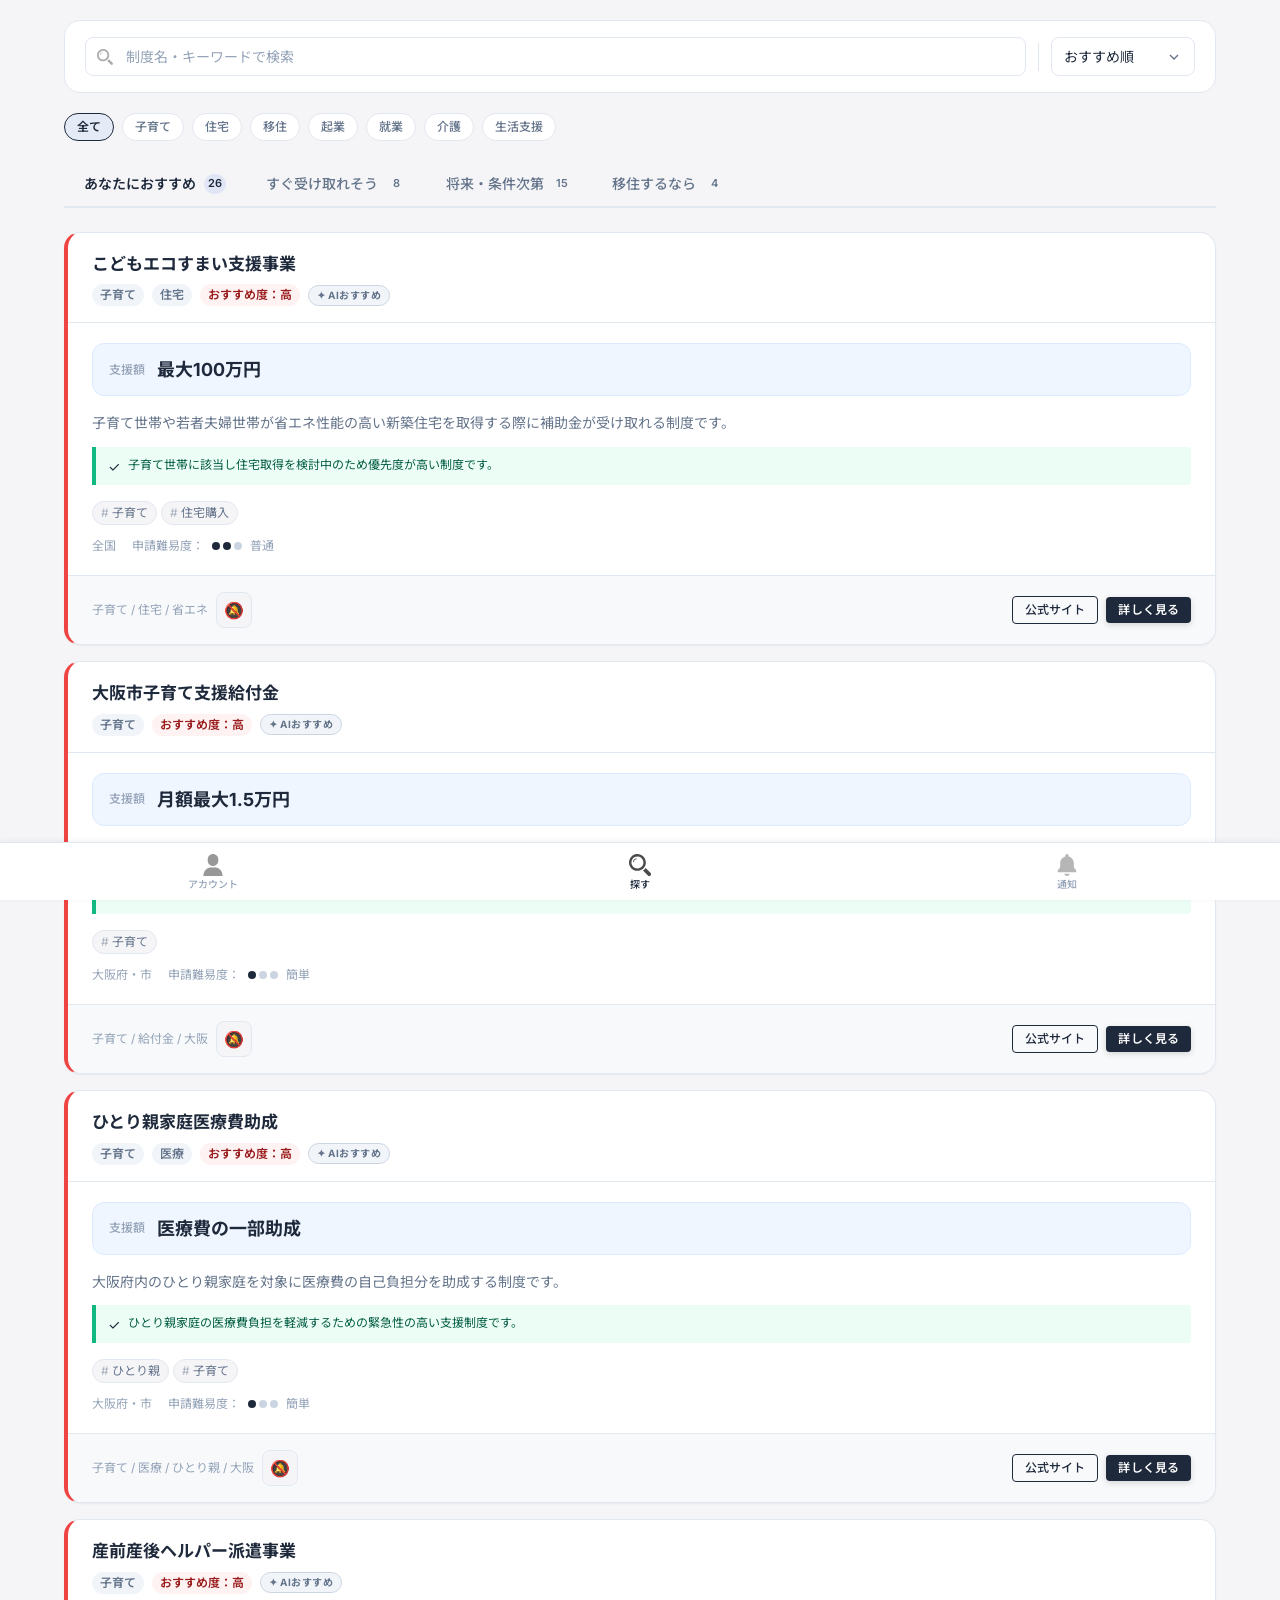
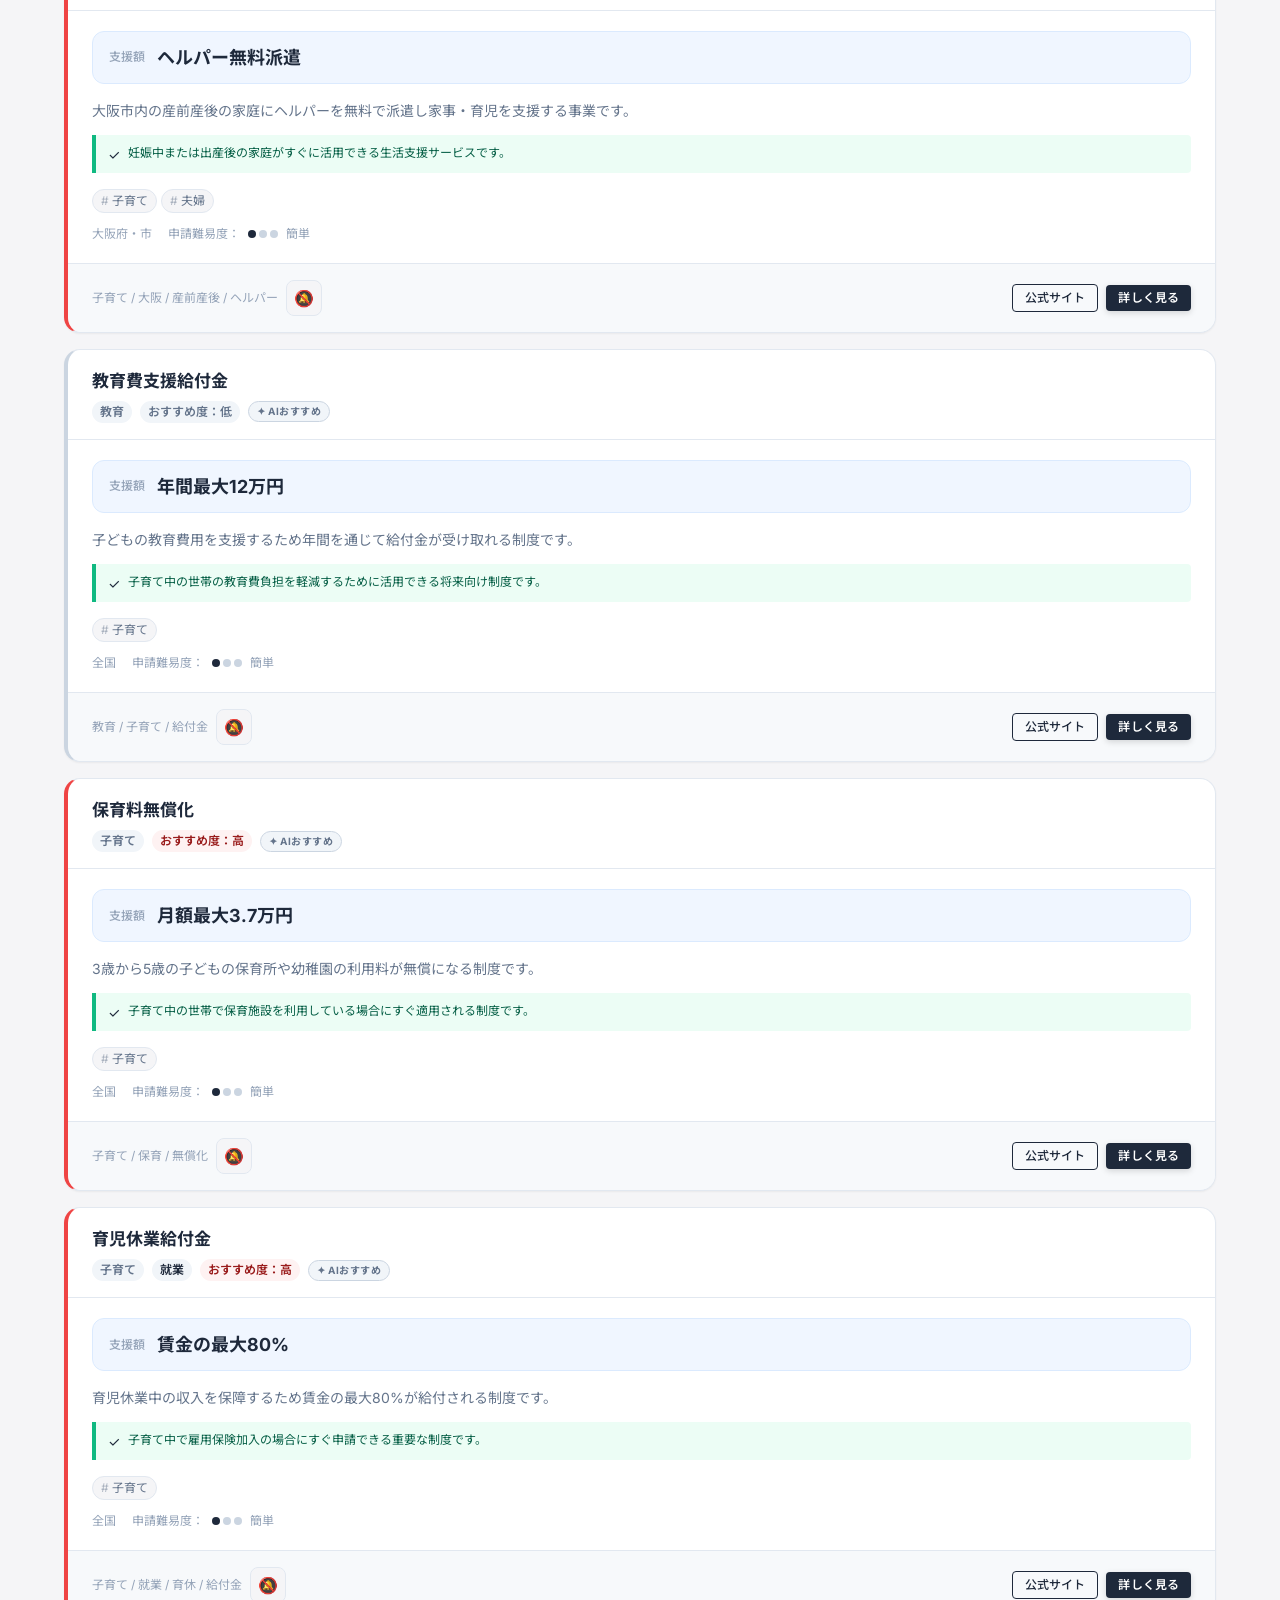
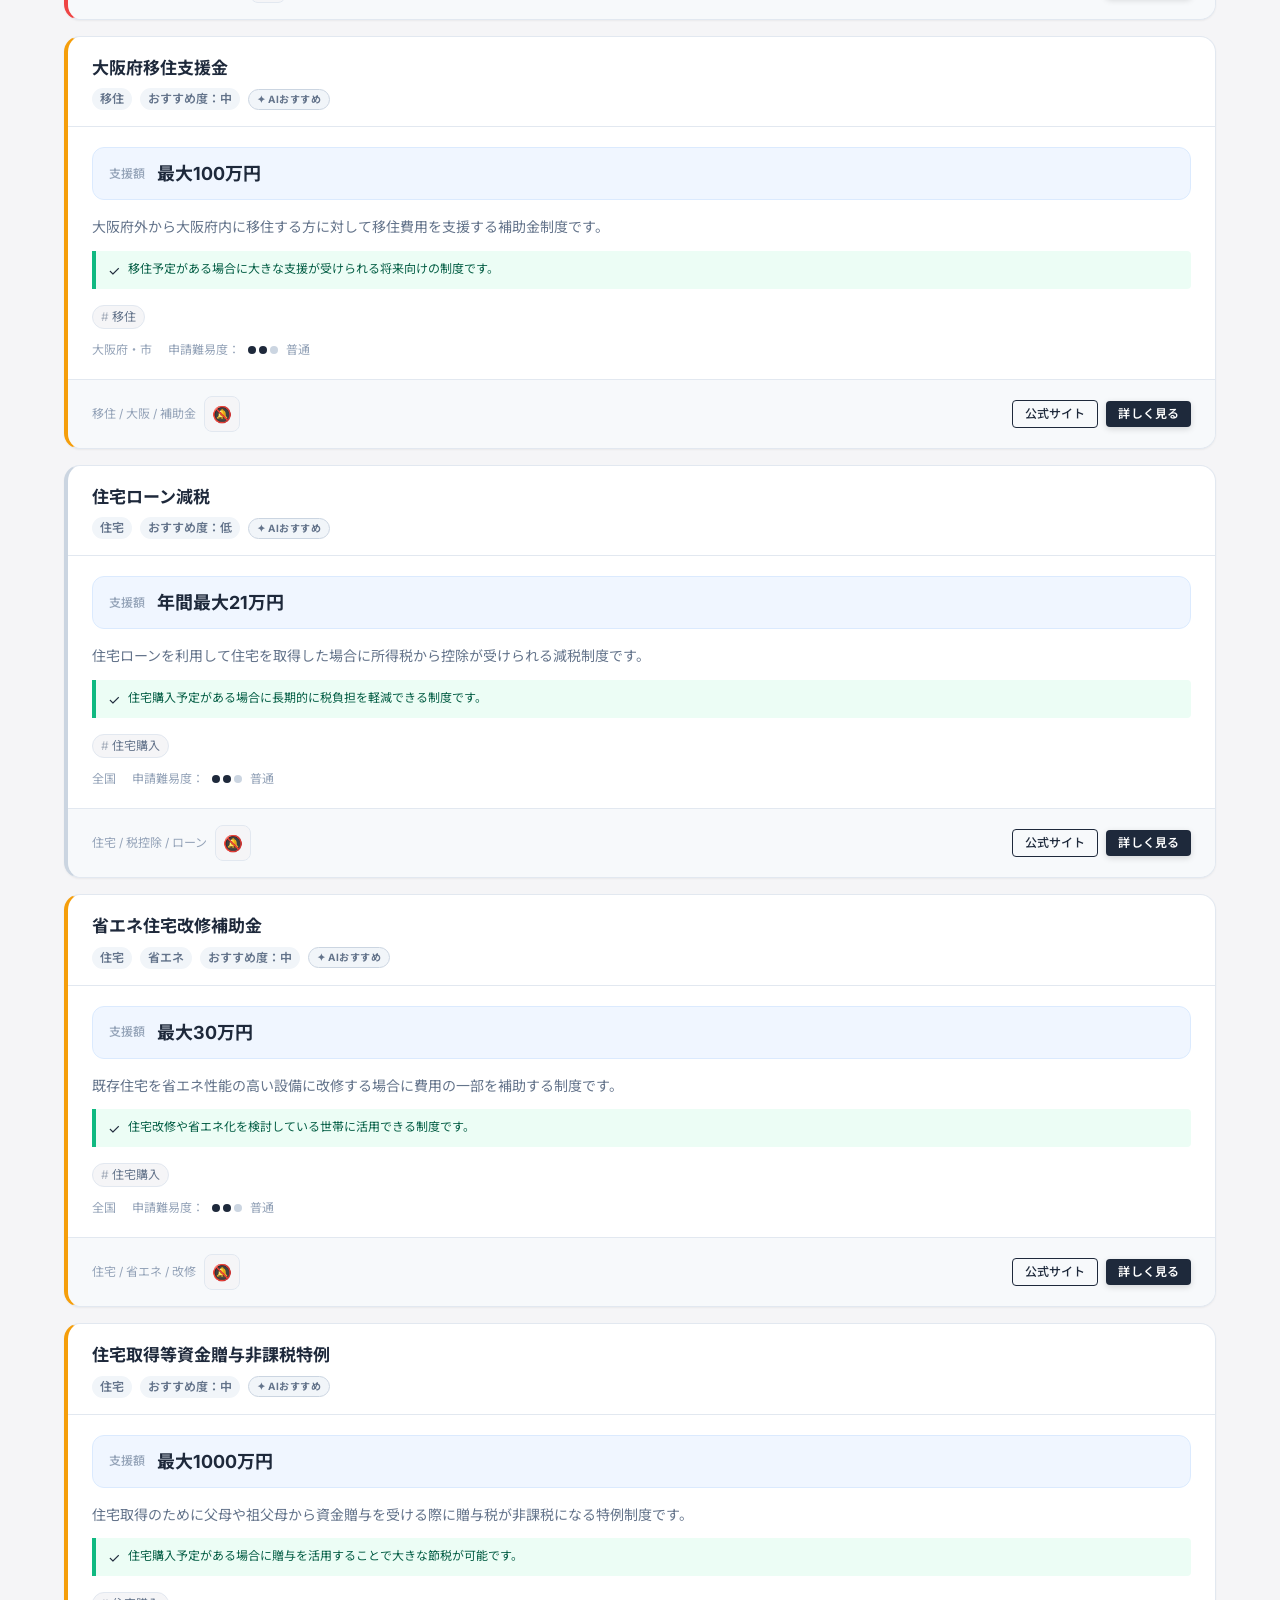
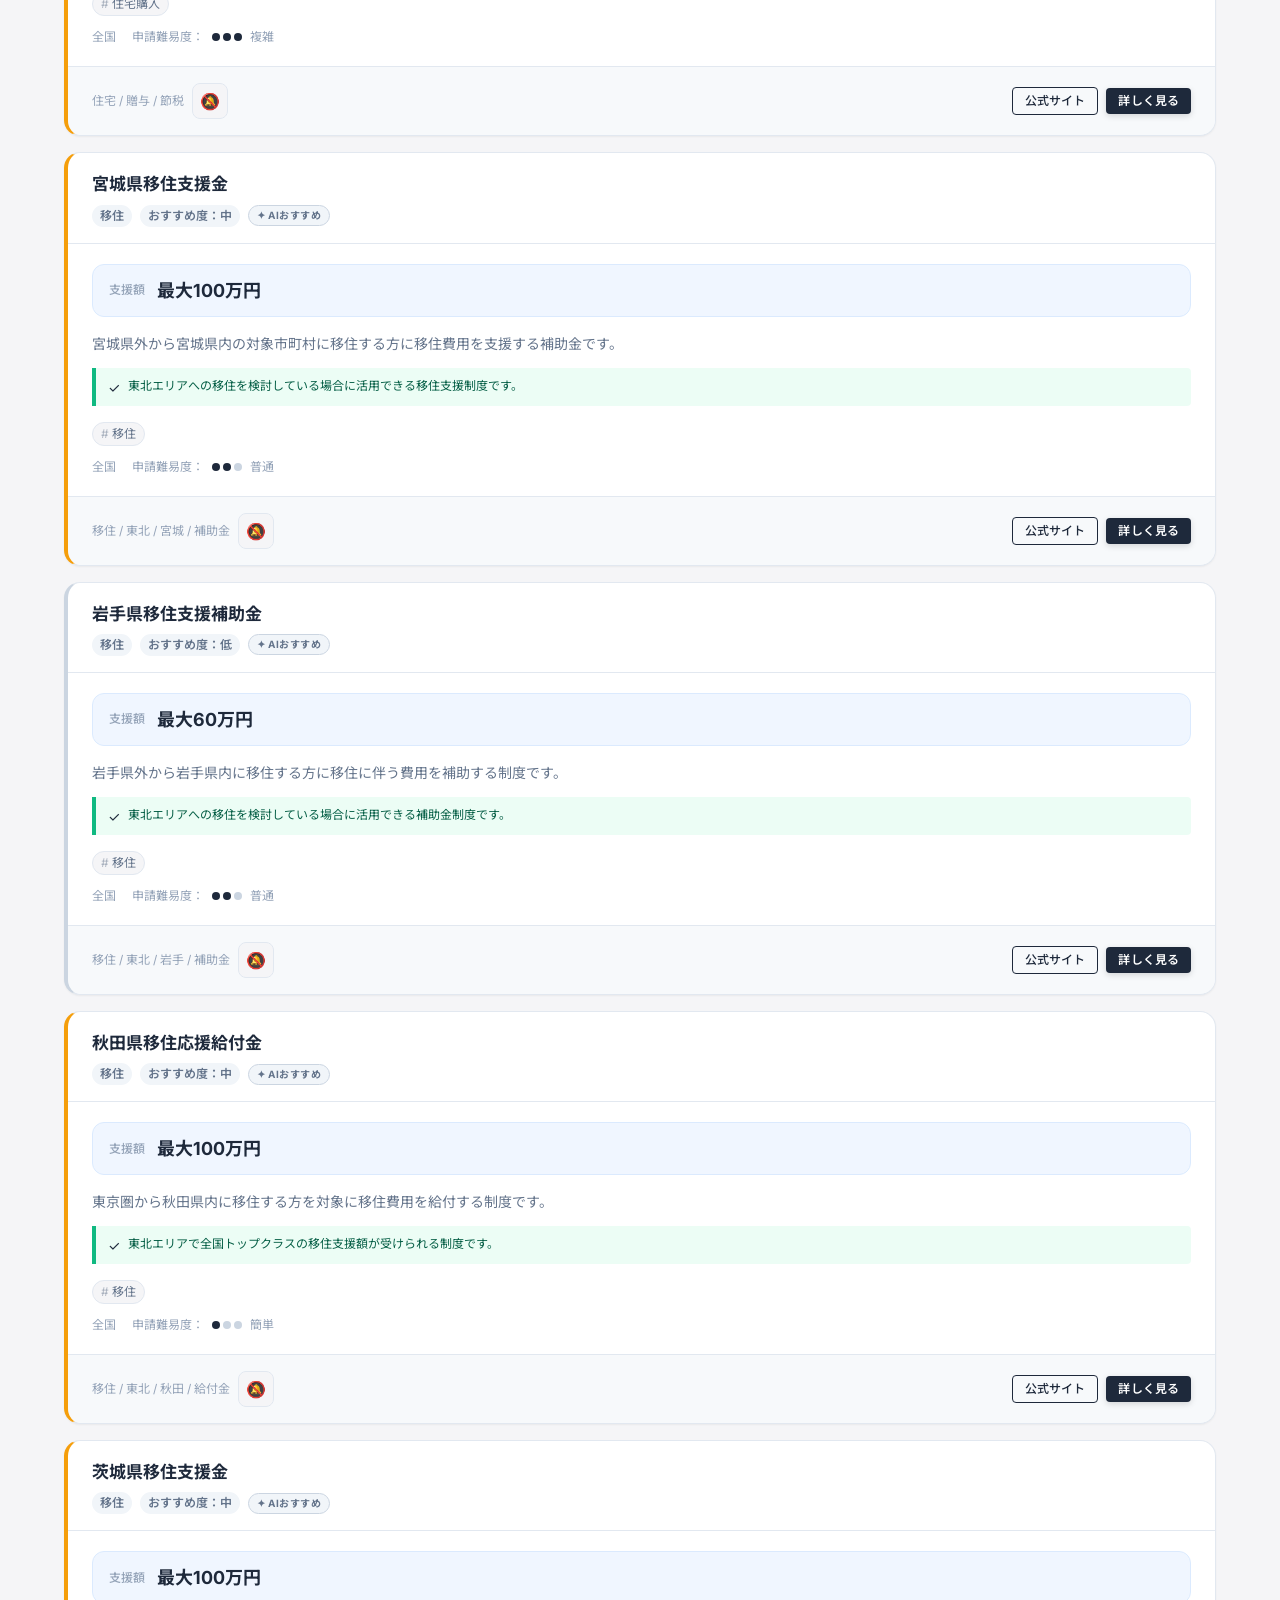
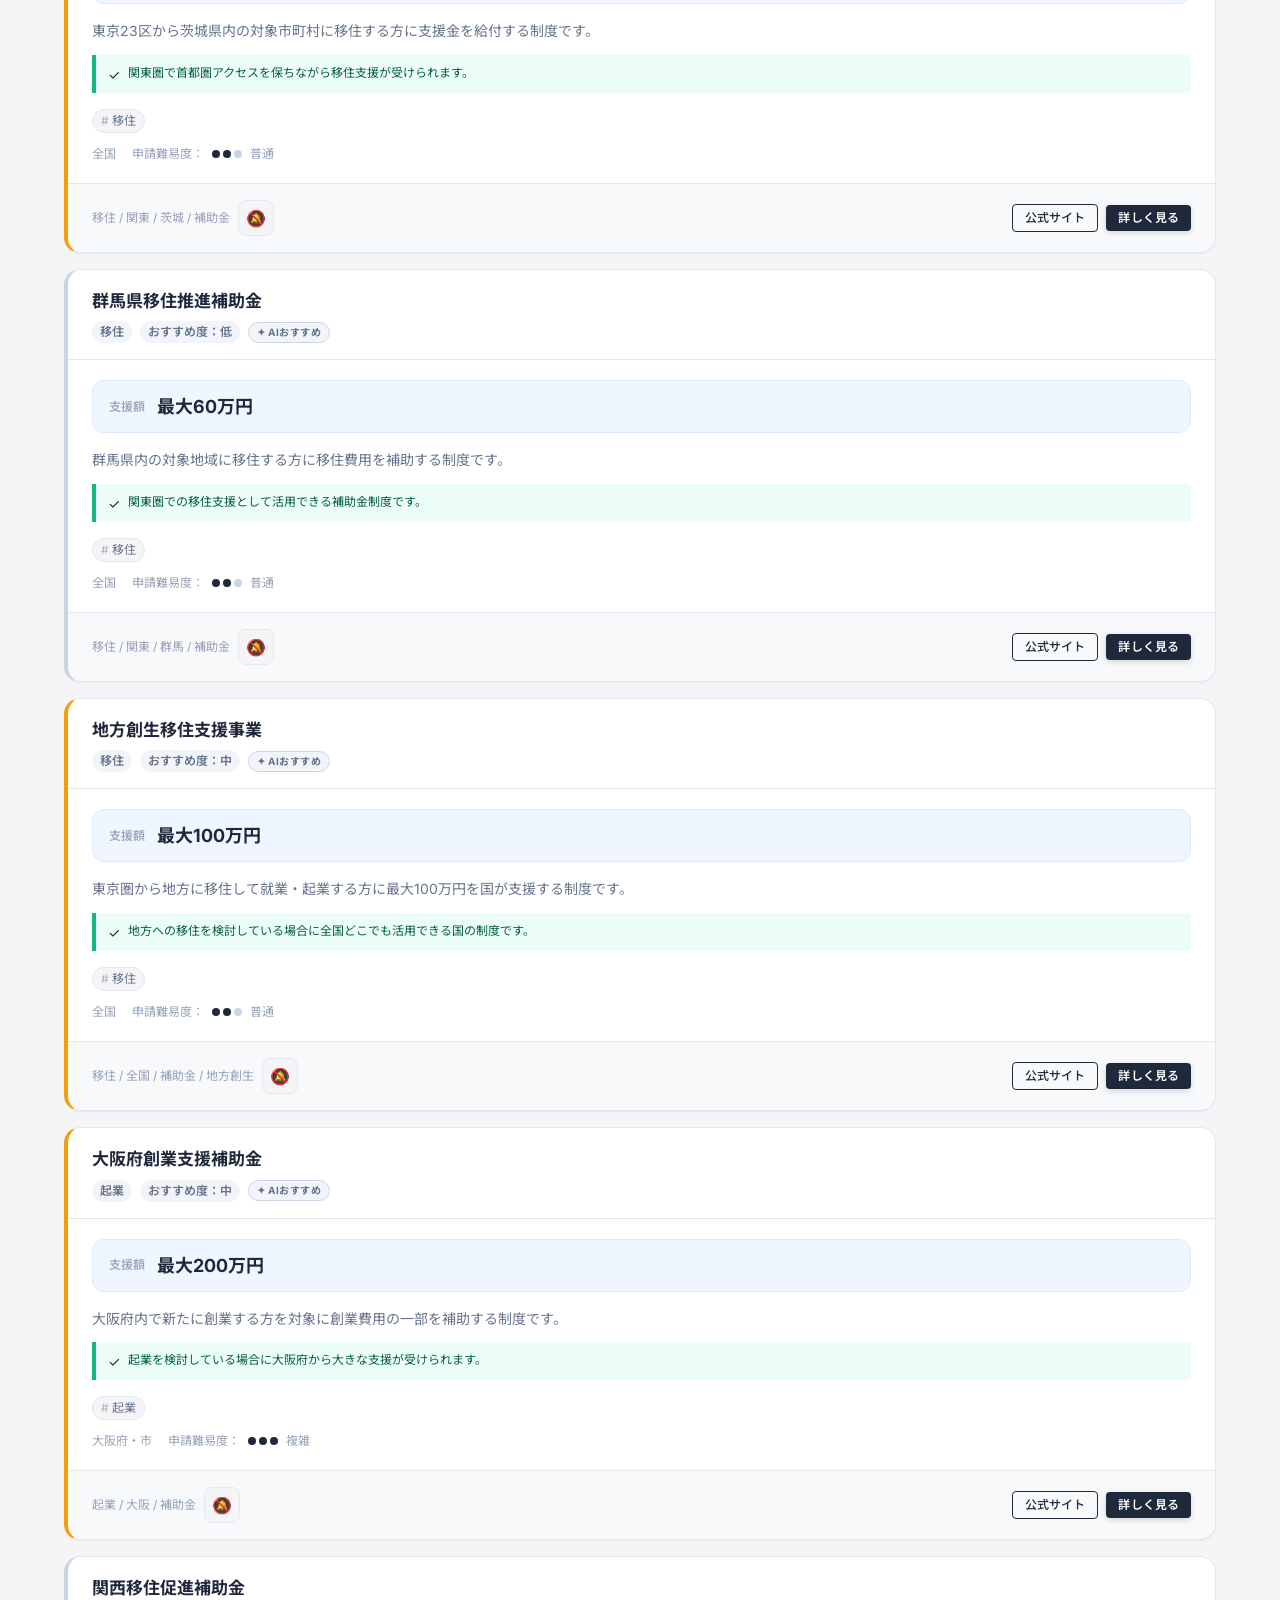
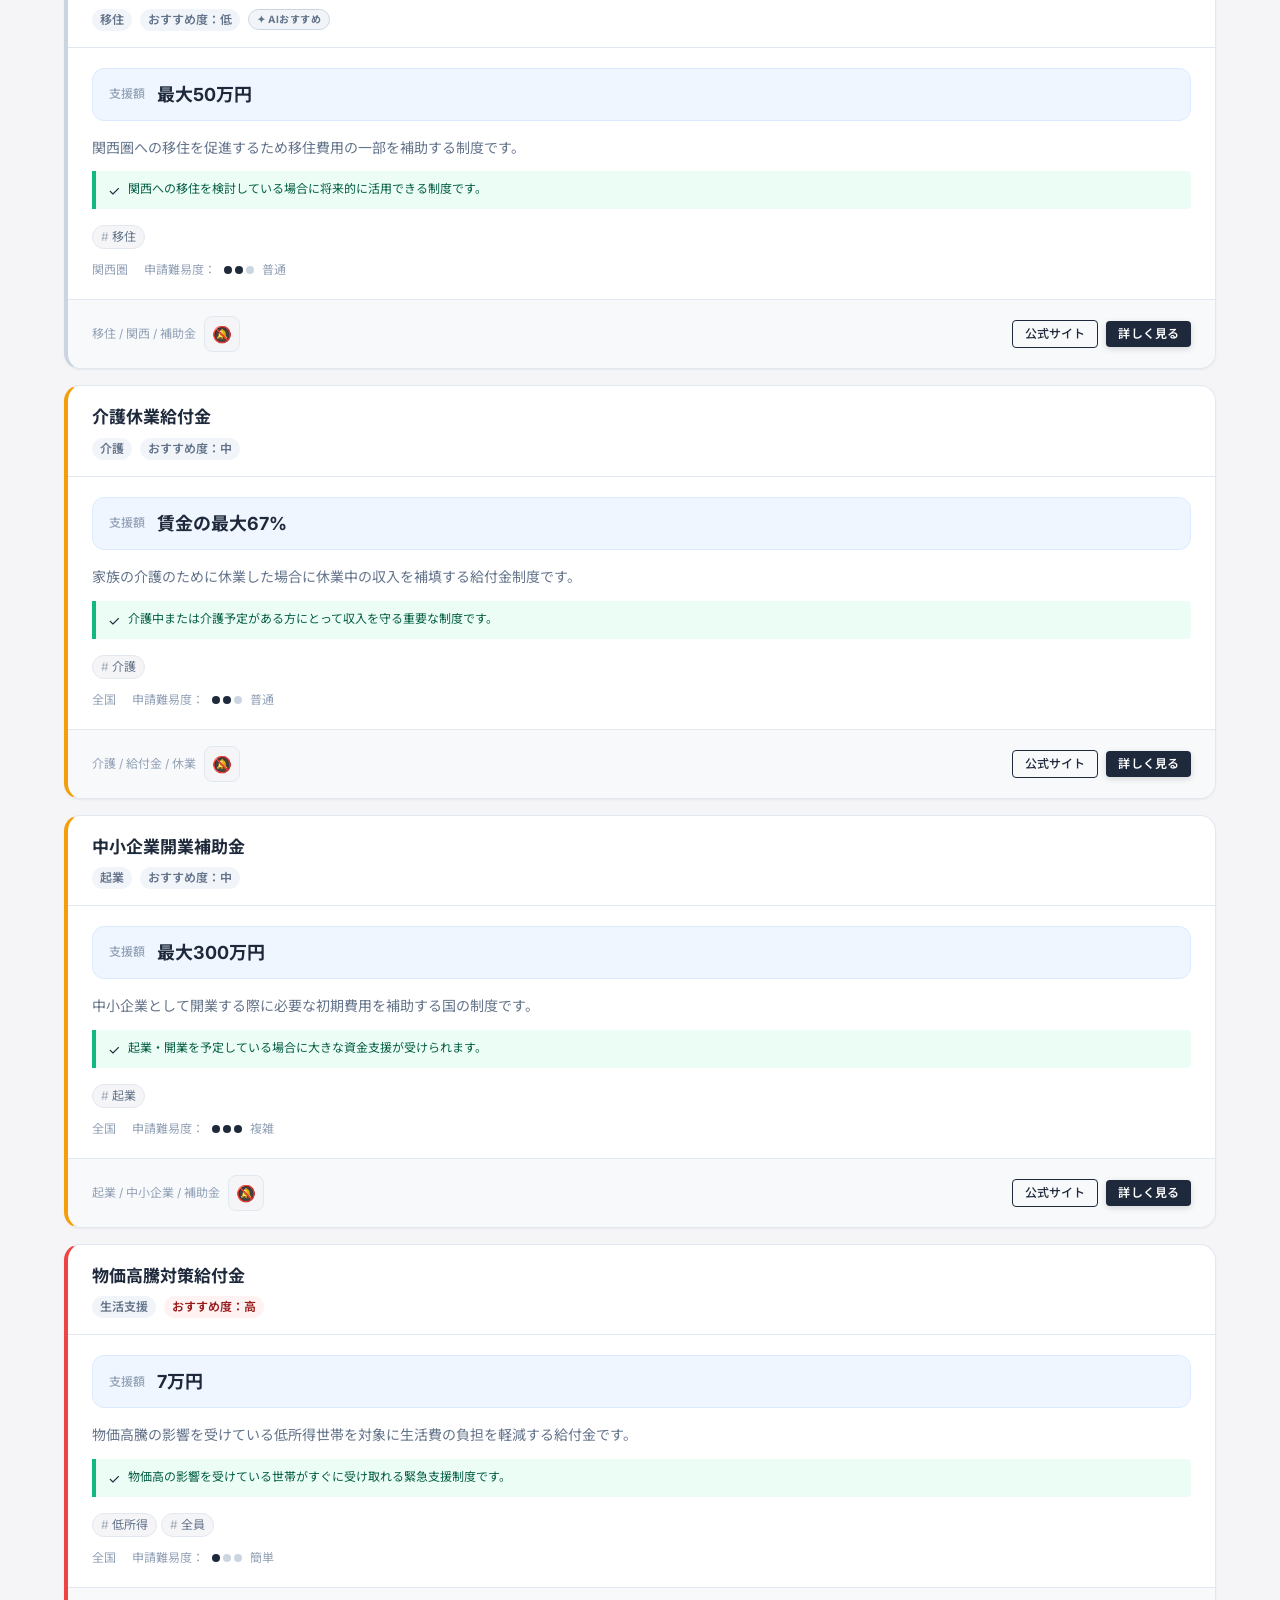
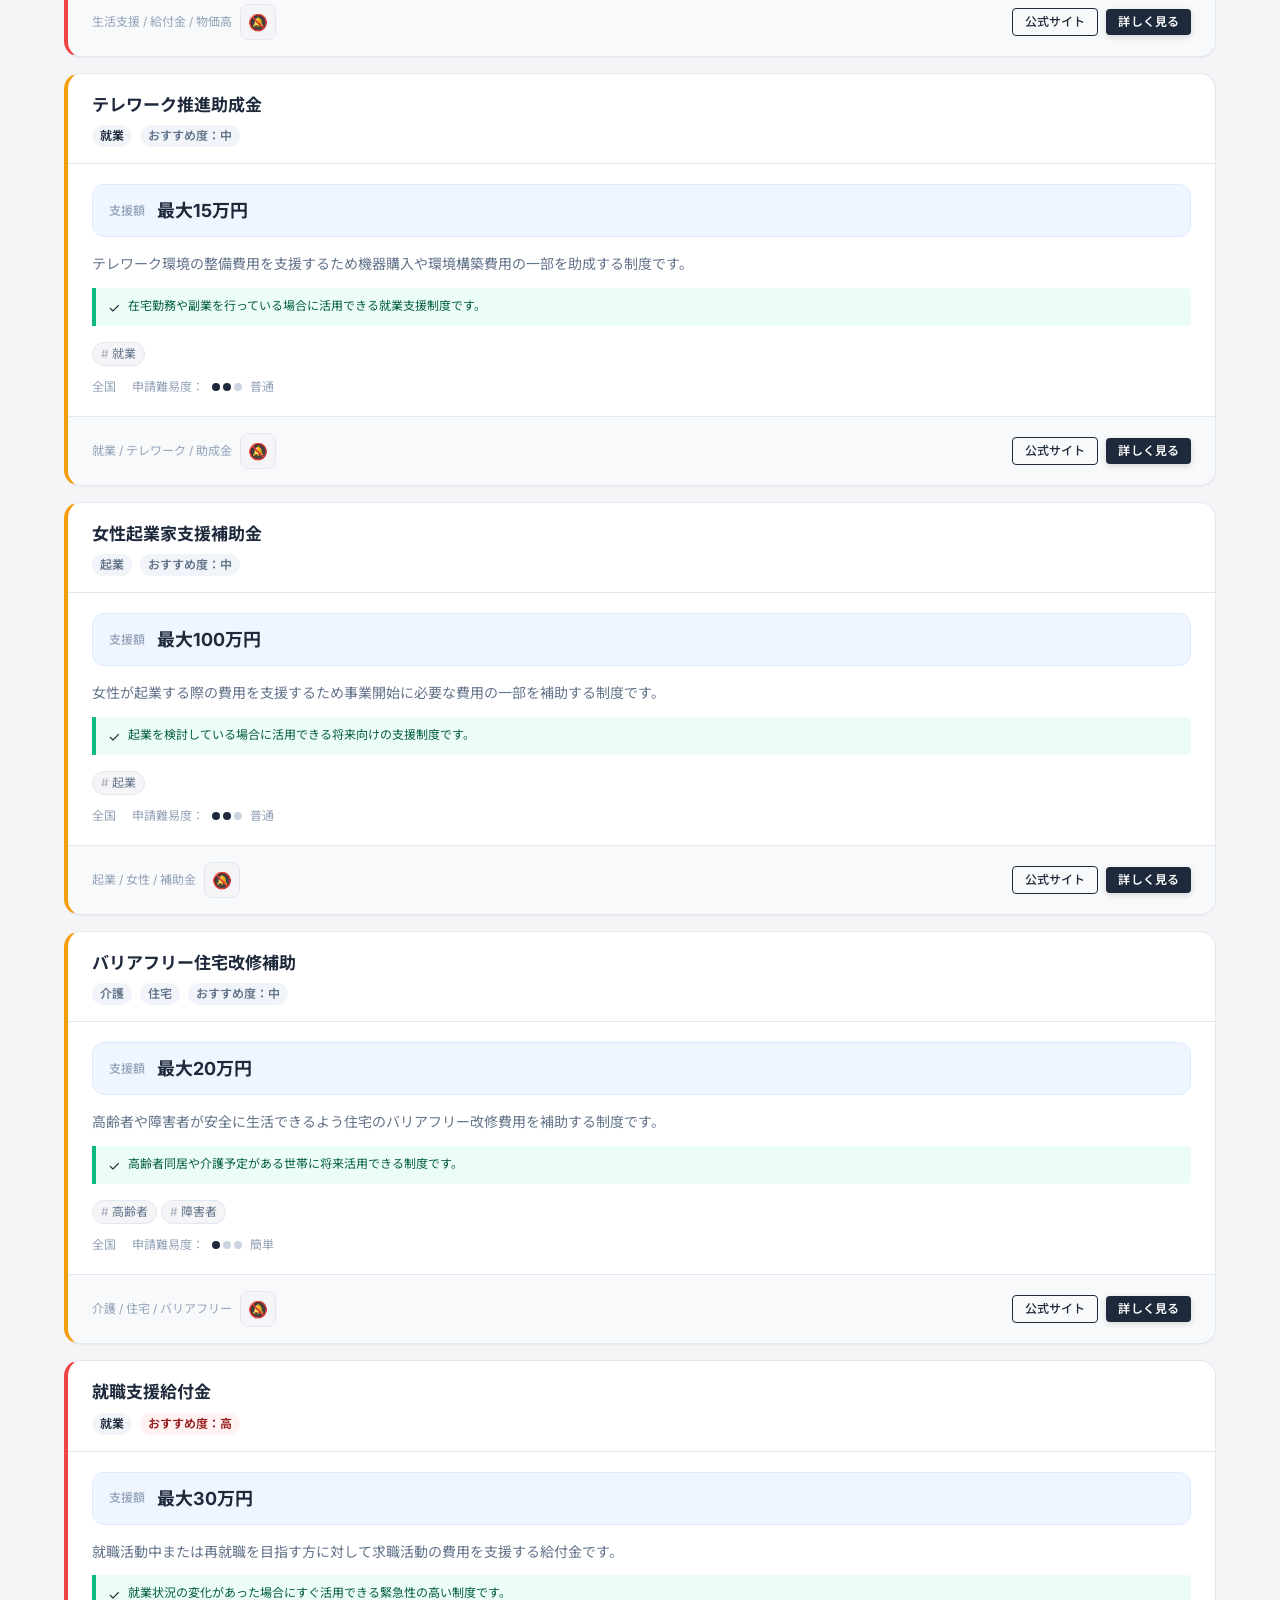
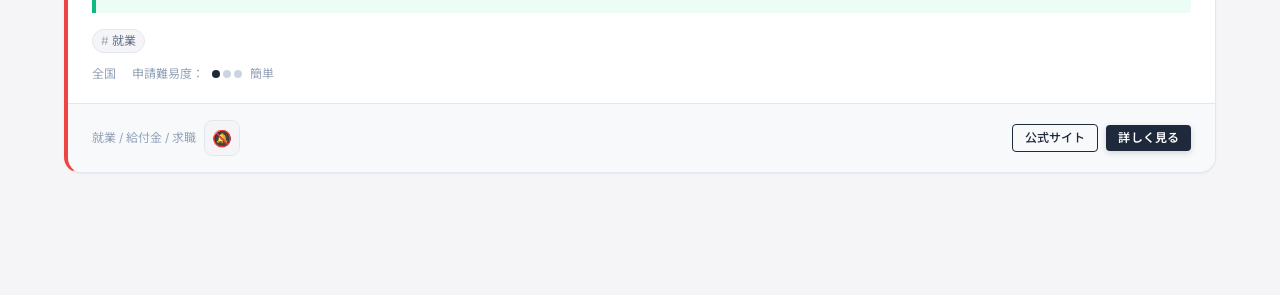
<file: index.html>
<!DOCTYPE html>
<html lang="ja">
<head>
  <meta charset="UTF-8" />
  <meta name="viewport" content="width=device-width, initial-scale=1.0" />
  <meta name="description" content="あなたのプロフィールに基づいた補助金・支援制度のおすすめ診断結果です。" />
  <title>診断結果 - あなたへのおすすめ制度 | 補助金レコメンド</title>
  <link rel="stylesheet" href="style.css" />
  <link rel="manifest" href="manifest.webmanifest" />
  <meta name="theme-color" content="#1E293B" />
  <link rel="apple-touch-icon" href="icon/app_icon.png" />
</head>
<body>

  <!-- ローディングオーバーレイ -->
  <div id="loadingOverlay" class="loading-overlay">
    <div class="loading-overlay__logo">補助金レコメンド</div>
    <div class="loading-spinner"></div>
    <div class="loading-overlay__text">AIが最適な制度を分析中...</div>
  </div>

  <!-- ページ本体 -->
  <main class="page-wrapper">
    <div class="container" style="padding-top: var(--space-5); padding-bottom: var(--space-16);">

      <!-- フィルターバー -->
      <div class="filter-bar">
        <!-- 検索 -->
        <div class="filter-bar__search">
          <span class="filter-bar__search-icon">
            <img src="icon/search.svg" alt="" style="width:16px;height:16px;opacity:0.45;vertical-align:middle;">
          </span>
          <input
            type="text"
            id="searchInput"
            placeholder="制度名・キーワードで検索"
            autocomplete="off"
          />
        </div>

        <div class="filter-bar__divider"></div>

        <!-- ソート -->
        <div class="filter-bar__select">
          <select id="sortSelect" aria-label="並び替え">
            <option value="score">おすすめ順</option>
            <option value="amount">金額が多い順</option>
            <option value="difficulty">申請しやすい順</option>
          </select>
        </div>
      </div>

      <!-- カテゴリフィルターチップ -->
      <div class="filter-chips" id="categoryFilter" style="margin-bottom: var(--space-5);">
        <button class="filter-chip active" data-category="全て">全て</button>
        <button class="filter-chip" data-category="子育て">子育て</button>
        <button class="filter-chip" data-category="住宅">住宅</button>
        <button class="filter-chip" data-category="移住">移住</button>
        <button class="filter-chip" data-category="起業">起業</button>
        <button class="filter-chip" data-category="就業">就業</button>
        <button class="filter-chip" data-category="介護">介護</button>
        <button class="filter-chip" data-category="生活支援">生活支援</button>
      </div>

      <!-- タブナビゲーション -->
      <nav class="tab-nav" role="tablist">
        <button
          class="tab-btn active"
          data-tab="recommend"
          role="tab"
          aria-selected="true"
          aria-controls="tabRecommend"
        >
          あなたにおすすめ
          <span class="tab-count" id="tabCountRecommend">0</span>
        </button>
        <button
          class="tab-btn"
          data-tab="now"
          role="tab"
          aria-selected="false"
          aria-controls="tabNow"
        >
          すぐ受け取れそう
          <span class="tab-count" id="tabCountNow">0</span>
        </button>
        <button
          class="tab-btn"
          data-tab="future"
          role="tab"
          aria-selected="false"
          aria-controls="tabFuture"
        >
          将来・条件次第
          <span class="tab-count" id="tabCountFuture">0</span>
        </button>
        <!-- 移住するならタブ（relocation=true の場合のみ表示） -->
        <button
          class="tab-btn"
          data-tab="relocation"
          role="tab"
          aria-selected="false"
          aria-controls="tabRelocation"
          id="tabBtnRelocation"
          style="display: none;"
        >
          移住するなら
          <span class="tab-count" id="tabCountRelocation">0</span>
        </button>
      </nav>

      <!-- タブコンテンツ：おすすめ -->
      <div
        id="tabRecommend"
        class="tab-content"
        role="tabpanel"
        aria-labelledby="tab-recommend"
        style="display: block;"
      >
        <!-- スケルトン（初期表示） -->
        <div class="cards-list" id="skeletonRecommend">
          <div class="skeleton-card">
            <div class="skeleton skeleton-line skeleton-line--medium" style="margin-bottom: 8px; height: 20px;"></div>
            <div style="display:flex; gap: 8px; margin-bottom: 12px;">
              <div class="skeleton skeleton-line" style="width: 60px; height: 20px;"></div>
              <div class="skeleton skeleton-line" style="width: 80px; height: 20px;"></div>
            </div>
            <div class="skeleton skeleton-block" style="margin-bottom: 12px;"></div>
            <div class="skeleton skeleton-line skeleton-line--full" style="margin-bottom: 6px; height: 14px;"></div>
            <div class="skeleton skeleton-line skeleton-line--medium" style="height: 14px;"></div>
          </div>
          <div class="skeleton-card">
            <div class="skeleton skeleton-line skeleton-line--medium" style="margin-bottom: 8px; height: 20px;"></div>
            <div style="display:flex; gap: 8px; margin-bottom: 12px;">
              <div class="skeleton skeleton-line" style="width: 70px; height: 20px;"></div>
              <div class="skeleton skeleton-line" style="width: 90px; height: 20px;"></div>
            </div>
            <div class="skeleton skeleton-block" style="margin-bottom: 12px;"></div>
            <div class="skeleton skeleton-line skeleton-line--full" style="margin-bottom: 6px; height: 14px;"></div>
            <div class="skeleton skeleton-line" style="width: 60%; height: 14px;"></div>
          </div>
          <div class="skeleton-card">
            <div class="skeleton skeleton-line skeleton-line--medium" style="margin-bottom: 8px; height: 20px;"></div>
            <div style="display:flex; gap: 8px; margin-bottom: 12px;">
              <div class="skeleton skeleton-line" style="width: 65px; height: 20px;"></div>
              <div class="skeleton skeleton-line" style="width: 75px; height: 20px;"></div>
            </div>
            <div class="skeleton skeleton-block" style="margin-bottom: 12px;"></div>
            <div class="skeleton skeleton-line skeleton-line--full" style="margin-bottom: 6px; height: 14px;"></div>
            <div class="skeleton skeleton-line skeleton-line--short" style="height: 14px;"></div>
          </div>
        </div>
      </div>

      <!-- タブコンテンツ：すぐ受け取れそう -->
      <div
        id="tabNow"
        class="tab-content"
        role="tabpanel"
        aria-labelledby="tab-now"
        style="display: none;"
      >
        <!-- recommend.js により動的生成 -->
      </div>

      <!-- タブコンテンツ：将来・条件次第 -->
      <div
        id="tabFuture"
        class="tab-content"
        role="tabpanel"
        aria-labelledby="tab-future"
        style="display: none;"
      >
        <!-- recommend.js により動的生成 -->
      </div>

      <!-- タブコンテンツ：移住するなら -->
      <div
        id="tabRelocation"
        class="tab-content"
        role="tabpanel"
        aria-labelledby="tab-relocation"
        style="display: none;"
      >
        <!-- recommend.js により動的生成 -->
      </div>

      <!-- 空の状態テンプレート（非表示） -->
      <div id="emptyState" class="empty-state" style="display: none;" aria-hidden="true">
        <div class="empty-state__title">該当する制度が見つかりませんでした</div>
        <div class="empty-state__text">
          検索条件やフィルターを変更してお試しください。<br>
          または<a href="account.html" style="color: var(--color-secondary); text-decoration: underline;">入力情報を変更</a>することでより多くの制度が表示される場合があります。
        </div>
      </div>

    </div>
    <!-- /container -->
  </main>

  <!-- フッターナビ -->
  <nav class="footer-nav" aria-label="メインナビゲーション">
    <a href="account.html" class="footer-nav__item">
      <img src="icon/human.svg" class="footer-nav__icon" alt="">
      <span class="footer-nav__label">アカウント</span>
    </a>
    <a href="index.html" class="footer-nav__item active">
      <img src="icon/search.svg" class="footer-nav__icon" alt="">
      <span class="footer-nav__label">探す</span>
    </a>
    <a href="notice.html" class="footer-nav__item">
      <img src="icon/notice.svg" class="footer-nav__icon" alt="">
      <span class="footer-nav__label">通知</span>
    </a>
  </nav>

  <script src="recommend.js"></script>
</body>
</html>
</file>
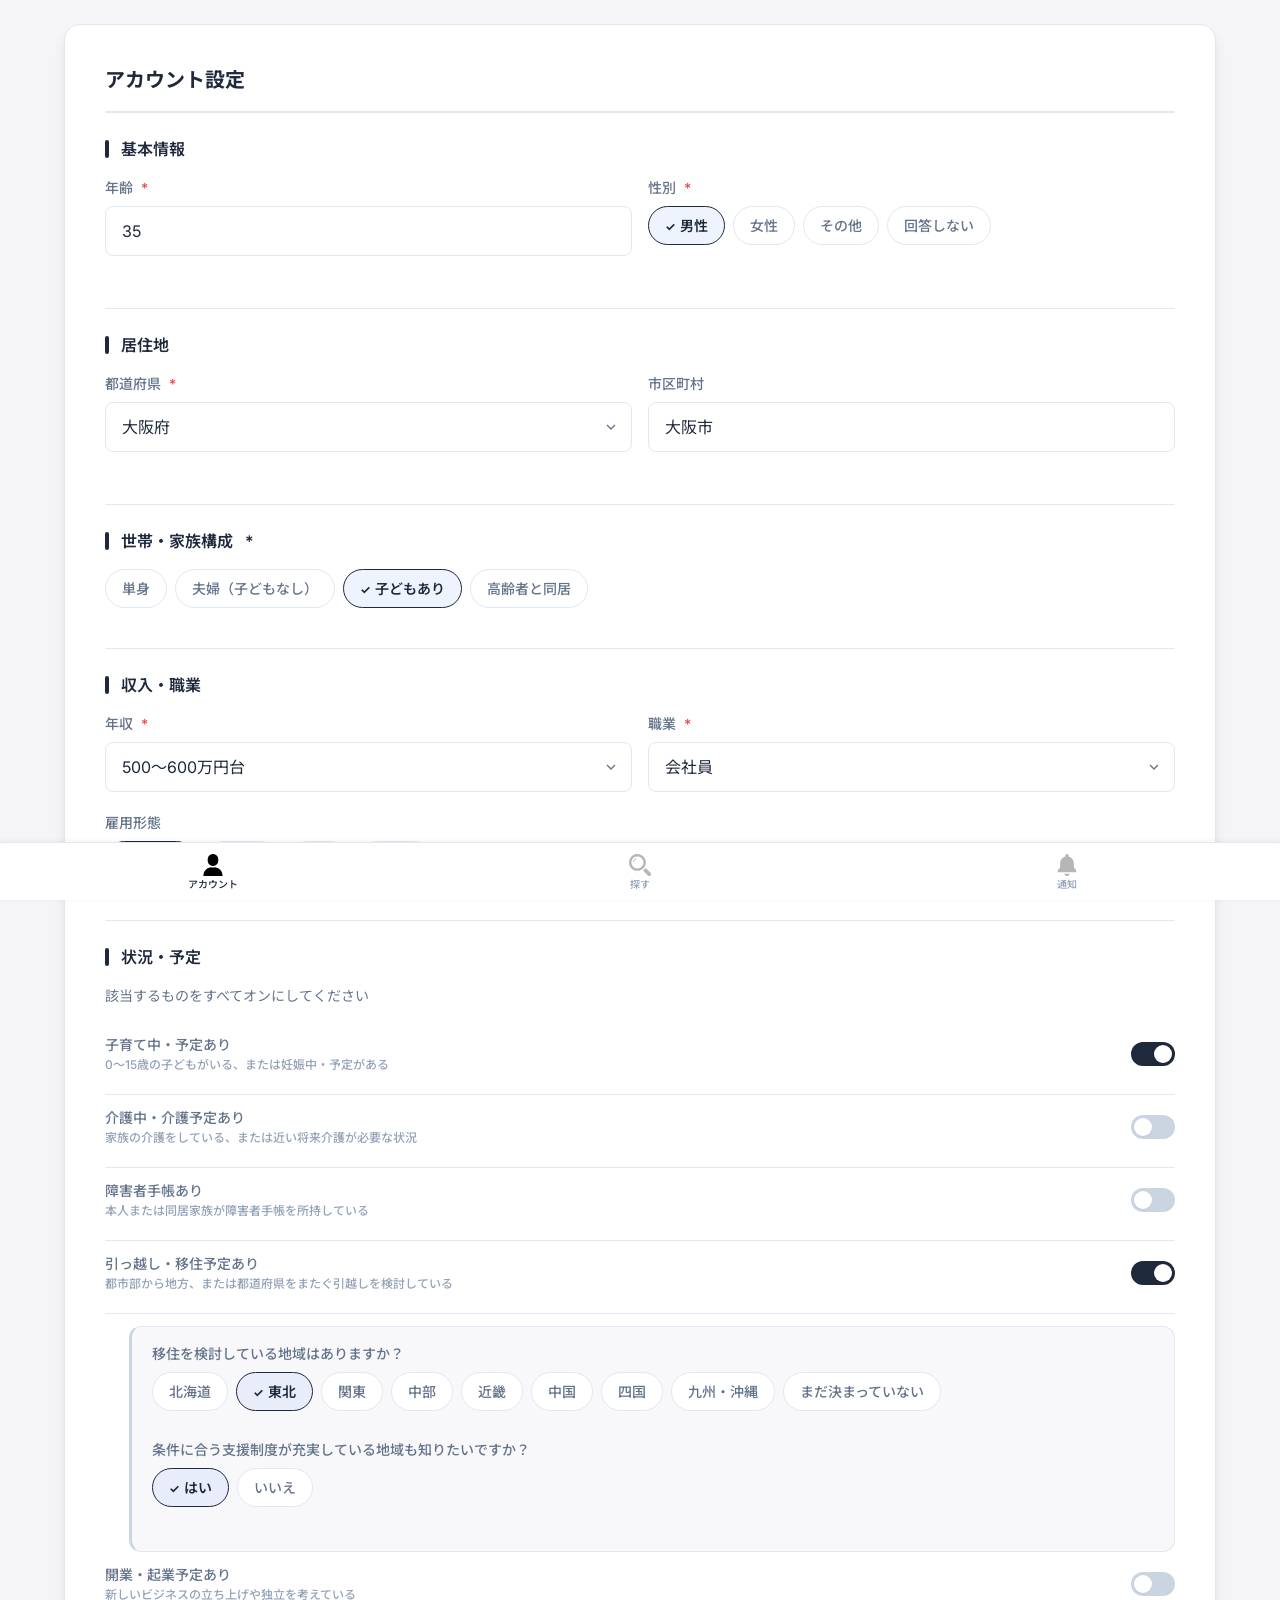
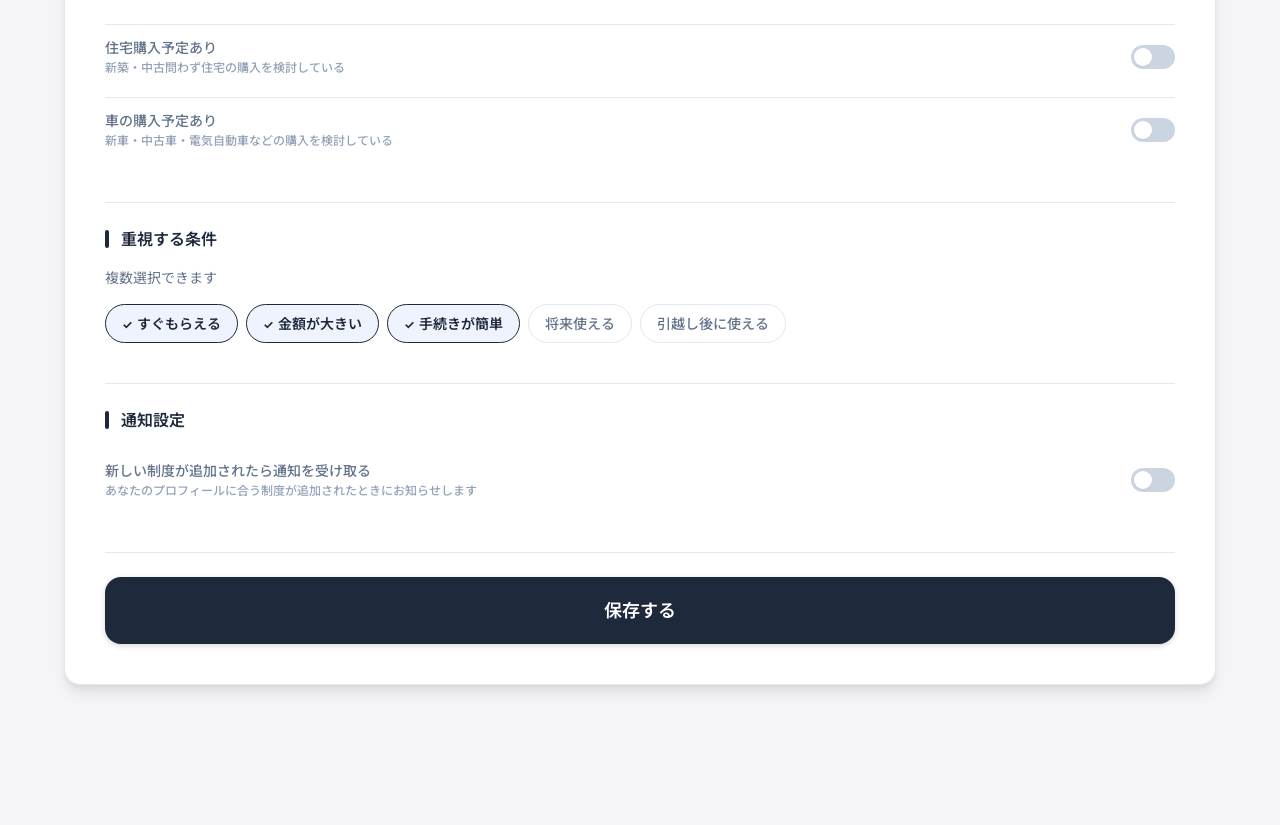
<file: account.html>
<!DOCTYPE html>
<html lang="ja">
<head>
  <meta charset="UTF-8" />
  <meta name="viewport" content="width=device-width, initial-scale=1.0" />
  <meta name="description" content="あなたに最適な補助金・支援制度をAIが診断します。年齢・家族構成・ライフスタイルに合わせた制度をご提案。" />
  <title>プロフィール設定 | 補助金レコメンド</title>
  <link rel="stylesheet" href="style.css" />
  <link rel="manifest" href="manifest.webmanifest" />
  <meta name="theme-color" content="#1E293B" />
  <link rel="apple-touch-icon" href="icon/app_icon.png" />
</head>
<body>

  <!-- ページ本体 -->
  <main class="page-wrapper">

    <!-- メインコンテンツ -->
    <div class="container" style="padding-top: var(--space-6); padding-bottom: calc(var(--footer-nav-height) + var(--space-6));">
      <div class="form-card">
        <h2 class="form-card__title">アカウント設定</h2>

        <form id="profileForm" novalidate>

          <!-- Section 1: 基本情報 -->
          <section class="form-section">
            <h3 class="form-section__title">基本情報</h3>

            <div class="form-grid">
              <div class="form-group">
                <label for="age">年齢 <span class="required">*</span></label>
                <input
                  type="number"
                  id="age"
                  name="age"
                  min="18"
                  max="100"
                  placeholder="例：35"
                  autocomplete="off"
                />
                <span class="form-error" id="ageError">年齢を正しく入力してください</span>
              </div>

              <div class="form-group">
                <label>性別 <span class="required">*</span></label>
                <div class="chip-group chip-group--radio">
                  <label class="chip">
                    <input type="radio" name="gender" value="male" />
                    男性
                  </label>
                  <label class="chip">
                    <input type="radio" name="gender" value="female" />
                    女性
                  </label>
                  <label class="chip">
                    <input type="radio" name="gender" value="other" />
                    その他
                  </label>
                  <label class="chip">
                    <input type="radio" name="gender" value="noanswer" />
                    回答しない
                  </label>
                </div>
              </div>
            </div>
          </section>

          <div class="section-divider"></div>

          <!-- Section 2: 居住地 -->
          <section class="form-section">
            <h3 class="form-section__title">居住地</h3>

            <div class="form-grid">
              <div class="form-group">
                <label for="prefecture">都道府県 <span class="required">*</span></label>
                <select id="prefecture" name="prefecture">
                  <option value="">都道府県を選択</option>
                  <option value="北海道">北海道</option>
                  <option value="青森県">青森県</option>
                  <option value="岩手県">岩手県</option>
                  <option value="宮城県">宮城県</option>
                  <option value="秋田県">秋田県</option>
                  <option value="山形県">山形県</option>
                  <option value="福島県">福島県</option>
                  <option value="茨城県">茨城県</option>
                  <option value="栃木県">栃木県</option>
                  <option value="群馬県">群馬県</option>
                  <option value="埼玉県">埼玉県</option>
                  <option value="千葉県">千葉県</option>
                  <option value="東京都">東京都</option>
                  <option value="神奈川県">神奈川県</option>
                  <option value="新潟県">新潟県</option>
                  <option value="富山県">富山県</option>
                  <option value="石川県">石川県</option>
                  <option value="福井県">福井県</option>
                  <option value="山梨県">山梨県</option>
                  <option value="長野県">長野県</option>
                  <option value="岐阜県">岐阜県</option>
                  <option value="静岡県">静岡県</option>
                  <option value="愛知県">愛知県</option>
                  <option value="三重県">三重県</option>
                  <option value="滋賀県">滋賀県</option>
                  <option value="京都府">京都府</option>
                  <option value="大阪府">大阪府</option>
                  <option value="兵庫県">兵庫県</option>
                  <option value="奈良県">奈良県</option>
                  <option value="和歌山県">和歌山県</option>
                  <option value="鳥取県">鳥取県</option>
                  <option value="島根県">島根県</option>
                  <option value="岡山県">岡山県</option>
                  <option value="広島県">広島県</option>
                  <option value="山口県">山口県</option>
                  <option value="徳島県">徳島県</option>
                  <option value="香川県">香川県</option>
                  <option value="愛媛県">愛媛県</option>
                  <option value="高知県">高知県</option>
                  <option value="福岡県">福岡県</option>
                  <option value="佐賀県">佐賀県</option>
                  <option value="長崎県">長崎県</option>
                  <option value="熊本県">熊本県</option>
                  <option value="大分県">大分県</option>
                  <option value="宮崎県">宮崎県</option>
                  <option value="鹿児島県">鹿児島県</option>
                  <option value="沖縄県">沖縄県</option>
                </select>
              </div>

              <div class="form-group">
                <label for="city">市区町村</label>
                <input
                  type="text"
                  id="city"
                  name="city"
                  placeholder="例：大阪市北区"
                  autocomplete="address-level2"
                />
              </div>
            </div>
          </section>

          <div class="section-divider"></div>

          <!-- Section 3: 世帯・家族構成 -->
          <section class="form-section">
            <h3 class="form-section__title">世帯・家族構成 <span class="required">*</span></h3>

            <div class="form-group">
              <div class="chip-group chip-group--radio chip-group--household">
                <label class="chip">
                  <input type="radio" name="household" value="single" />
                  単身
                </label>
                <label class="chip">
                  <input type="radio" name="household" value="couple" />
                  夫婦（子どもなし）
                </label>
                <label class="chip">
                  <input type="radio" name="household" value="child" />
                  子どもあり
                </label>
                <label class="chip">
                  <input type="radio" name="household" value="elderly" />
                  高齢者と同居
                </label>
              </div>
            </div>
          </section>

          <div class="section-divider"></div>

          <!-- Section 4: 収入・職業 -->
          <section class="form-section">
            <h3 class="form-section__title">収入・職業</h3>

            <div class="form-grid">
              <div class="form-group">
                <label for="income">年収 <span class="required">*</span></label>
                <select id="income" name="income">
                  <option value="">年収を選択</option>
                  <option value="100">100万円未満</option>
                  <option value="200">100〜200万円台</option>
                  <option value="400">300〜400万円台</option>
                  <option value="500">500〜600万円台</option>
                  <option value="800">700〜800万円台</option>
                  <option value="900">900万円以上</option>
                  <option value="回答しない">回答しない</option>
                </select>
              </div>

              <div class="form-group">
                <label for="occupation">職業 <span class="required">*</span></label>
                <select id="occupation" name="occupation">
                  <option value="">職業を選択</option>
                  <option value="employee">会社員</option>
                  <option value="civil">公務員</option>
                  <option value="freelance">自営業・フリーランス</option>
                  <option value="parttime">パート・アルバイト</option>
                  <option value="unemployed">無職</option>
                  <option value="other">その他</option>
                </select>
              </div>
            </div>

            <div class="form-group">
              <label>雇用形態</label>
              <div class="chip-group chip-group--radio">
                <label class="chip">
                  <input type="radio" name="employment" value="fulltime" />
                  正社員
                </label>
                <label class="chip">
                  <input type="radio" name="employment" value="parttime" />
                  非正規
                </label>
                <label class="chip">
                  <input type="radio" name="employment" value="self" />
                  自営
                </label>
                <label class="chip">
                  <input type="radio" name="employment" value="other" />
                  その他
                </label>
              </div>
            </div>
          </section>

          <div class="section-divider"></div>

          <!-- Section 5: 状況・予定 -->
          <section class="form-section">
            <h3 class="form-section__title">状況・予定</h3>
            <p class="form-section__desc">該当するものをすべてオンにしてください</p>

            <div class="form-group">
              <div class="toggle-wrapper">
                <label class="toggle-label" for="childcare">
                  子育て中・予定あり
                  <span class="toggle-label__sub">0〜15歳の子どもがいる、または妊娠中・予定がある</span>
                </label>
                <label class="toggle-switch">
                  <input type="checkbox" id="childcare" name="childcare" />
                  <span class="toggle-slider"></span>
                </label>
              </div>

              <div class="toggle-wrapper">
                <label class="toggle-label" for="nursing">
                  介護中・介護予定あり
                  <span class="toggle-label__sub">家族の介護をしている、または近い将来介護が必要な状況</span>
                </label>
                <label class="toggle-switch">
                  <input type="checkbox" id="nursing" name="nursing" />
                  <span class="toggle-slider"></span>
                </label>
              </div>

              <div class="toggle-wrapper">
                <label class="toggle-label" for="disability">
                  障害者手帳あり
                  <span class="toggle-label__sub">本人または同居家族が障害者手帳を所持している</span>
                </label>
                <label class="toggle-switch">
                  <input type="checkbox" id="disability" name="disability" />
                  <span class="toggle-slider"></span>
                </label>
              </div>

              <div class="toggle-wrapper">
                <label class="toggle-label" for="relocation">
                  引っ越し・移住予定あり
                  <span class="toggle-label__sub">都市部から地方、または都道府県をまたぐ引越しを検討している</span>
                </label>
                <label class="toggle-switch">
                  <input type="checkbox" id="relocation" name="relocation" />
                  <span class="toggle-slider"></span>
                </label>
              </div>

              <!-- 移住サブ質問（relocation ON時のみ表示） -->
              <div id="relocationSubQuestions" class="relocation-sub-section" style="display: none;">
                <div class="form-group">
                  <label class="relocation-sub-label">移住を検討している地域はありますか？</label>
                  <div class="chip-group chip-group--radio">
                    <label class="chip">
                      <input type="radio" name="relocationRegion" value="hokkaido" />
                      北海道
                    </label>
                    <label class="chip">
                      <input type="radio" name="relocationRegion" value="tohoku" />
                      東北
                    </label>
                    <label class="chip">
                      <input type="radio" name="relocationRegion" value="kanto" />
                      関東
                    </label>
                    <label class="chip">
                      <input type="radio" name="relocationRegion" value="chubu" />
                      中部
                    </label>
                    <label class="chip">
                      <input type="radio" name="relocationRegion" value="kinki" />
                      近畿
                    </label>
                    <label class="chip">
                      <input type="radio" name="relocationRegion" value="chugoku" />
                      中国
                    </label>
                    <label class="chip">
                      <input type="radio" name="relocationRegion" value="shikoku" />
                      四国
                    </label>
                    <label class="chip">
                      <input type="radio" name="relocationRegion" value="kyushu" />
                      九州・沖縄
                    </label>
                    <label class="chip">
                      <input type="radio" name="relocationRegion" value="undecided" />
                      まだ決まっていない
                    </label>
                  </div>
                </div>
                <div class="form-group" id="relocationOpenToOtherGroup">
                  <label class="relocation-sub-label">条件に合う支援制度が充実している地域も知りたいですか？</label>
                  <div class="chip-group chip-group--radio">
                    <label class="chip">
                      <input type="radio" name="relocationOpenToOther" value="yes" />
                      はい
                    </label>
                    <label class="chip">
                      <input type="radio" name="relocationOpenToOther" value="no" />
                      いいえ
                    </label>
                  </div>
                </div>
              </div>

              <div class="toggle-wrapper">
                <label class="toggle-label" for="startup">
                  開業・起業予定あり
                  <span class="toggle-label__sub">新しいビジネスの立ち上げや独立を考えている</span>
                </label>
                <label class="toggle-switch">
                  <input type="checkbox" id="startup" name="startup" />
                  <span class="toggle-slider"></span>
                </label>
              </div>

              <div class="toggle-wrapper">
                <label class="toggle-label" for="housing">
                  住宅購入予定あり
                  <span class="toggle-label__sub">新築・中古問わず住宅の購入を検討している</span>
                </label>
                <label class="toggle-switch">
                  <input type="checkbox" id="housing" name="housing" />
                  <span class="toggle-slider"></span>
                </label>
              </div>

              <div class="toggle-wrapper">
                <label class="toggle-label" for="car">
                  車の購入予定あり
                  <span class="toggle-label__sub">新車・中古車・電気自動車などの購入を検討している</span>
                </label>
                <label class="toggle-switch">
                  <input type="checkbox" id="car" name="car" />
                  <span class="toggle-slider"></span>
                </label>
              </div>
            </div>
          </section>

          <div class="section-divider"></div>

          <!-- Section 7: 重視する条件 -->
          <section class="form-section">
            <h3 class="form-section__title">重視する条件</h3>
            <p class="form-section__desc">複数選択できます</p>

            <div class="form-group">
              <div class="chip-group chip-group--checkbox">
                <label class="chip">
                  <input type="checkbox" name="priorities" value="immediate" />
                  すぐもらえる
                </label>
                <label class="chip">
                  <input type="checkbox" name="priorities" value="large_amount" />
                  金額が大きい
                </label>
                <label class="chip">
                  <input type="checkbox" name="priorities" value="easy" />
                  手続きが簡単
                </label>
                <label class="chip">
                  <input type="checkbox" name="priorities" value="future_use" />
                  将来使える
                </label>
                <label class="chip">
                  <input type="checkbox" name="priorities" value="post_move" />
                  引越し後に使える
                </label>
              </div>
            </div>
          </section>

          <div class="section-divider"></div>

          <!-- Section 8: 通知設定 -->
          <section class="form-section">
            <h3 class="form-section__title">通知設定</h3>

            <div class="form-group">
              <div class="toggle-wrapper">
                <label class="toggle-label" for="globalNotificationToggle">
                  新しい制度が追加されたら通知を受け取る
                  <span class="toggle-label__sub">あなたのプロフィールに合う制度が追加されたときにお知らせします</span>
                </label>
                <label class="toggle-switch">
                  <input type="checkbox" id="globalNotificationToggle" />
                  <span class="toggle-slider"></span>
                </label>
              </div>
            </div>
          </section>

          <!-- フォームフッター・送信ボタン -->
          <div class="form-footer">
            <button
              type="submit"
              id="submitBtn"
              class="btn-primary btn-primary--full btn-primary--large"
            >
              <span id="submitBtnSpinner" style="display:none; width:20px; height:20px; border:3px solid rgba(255,255,255,0.4); border-top-color:white; border-radius:50%; animation: spin 0.8s linear infinite;"></span>
              <span id="submitBtnText">保存する</span>
            </button>
          </div>

        </form>
      </div>
    </div>
    <!-- /container -->

  </main>

  <!-- フッターナビ -->
  <nav class="footer-nav" aria-label="メインナビゲーション">
    <a href="account.html" class="footer-nav__item active">
      <img src="icon/human.svg" class="footer-nav__icon" alt="">
      <span class="footer-nav__label">アカウント</span>
    </a>
    <a href="index.html" class="footer-nav__item">
      <img src="icon/search.svg" class="footer-nav__icon" alt="">
      <span class="footer-nav__label">探す</span>
    </a>
    <a href="notice.html" class="footer-nav__item">
      <img src="icon/notice.svg" class="footer-nav__icon" alt="">
      <span class="footer-nav__label">通知</span>
    </a>
  </nav>

  <script src="app.js"></script>
</body>
</html>
</file>
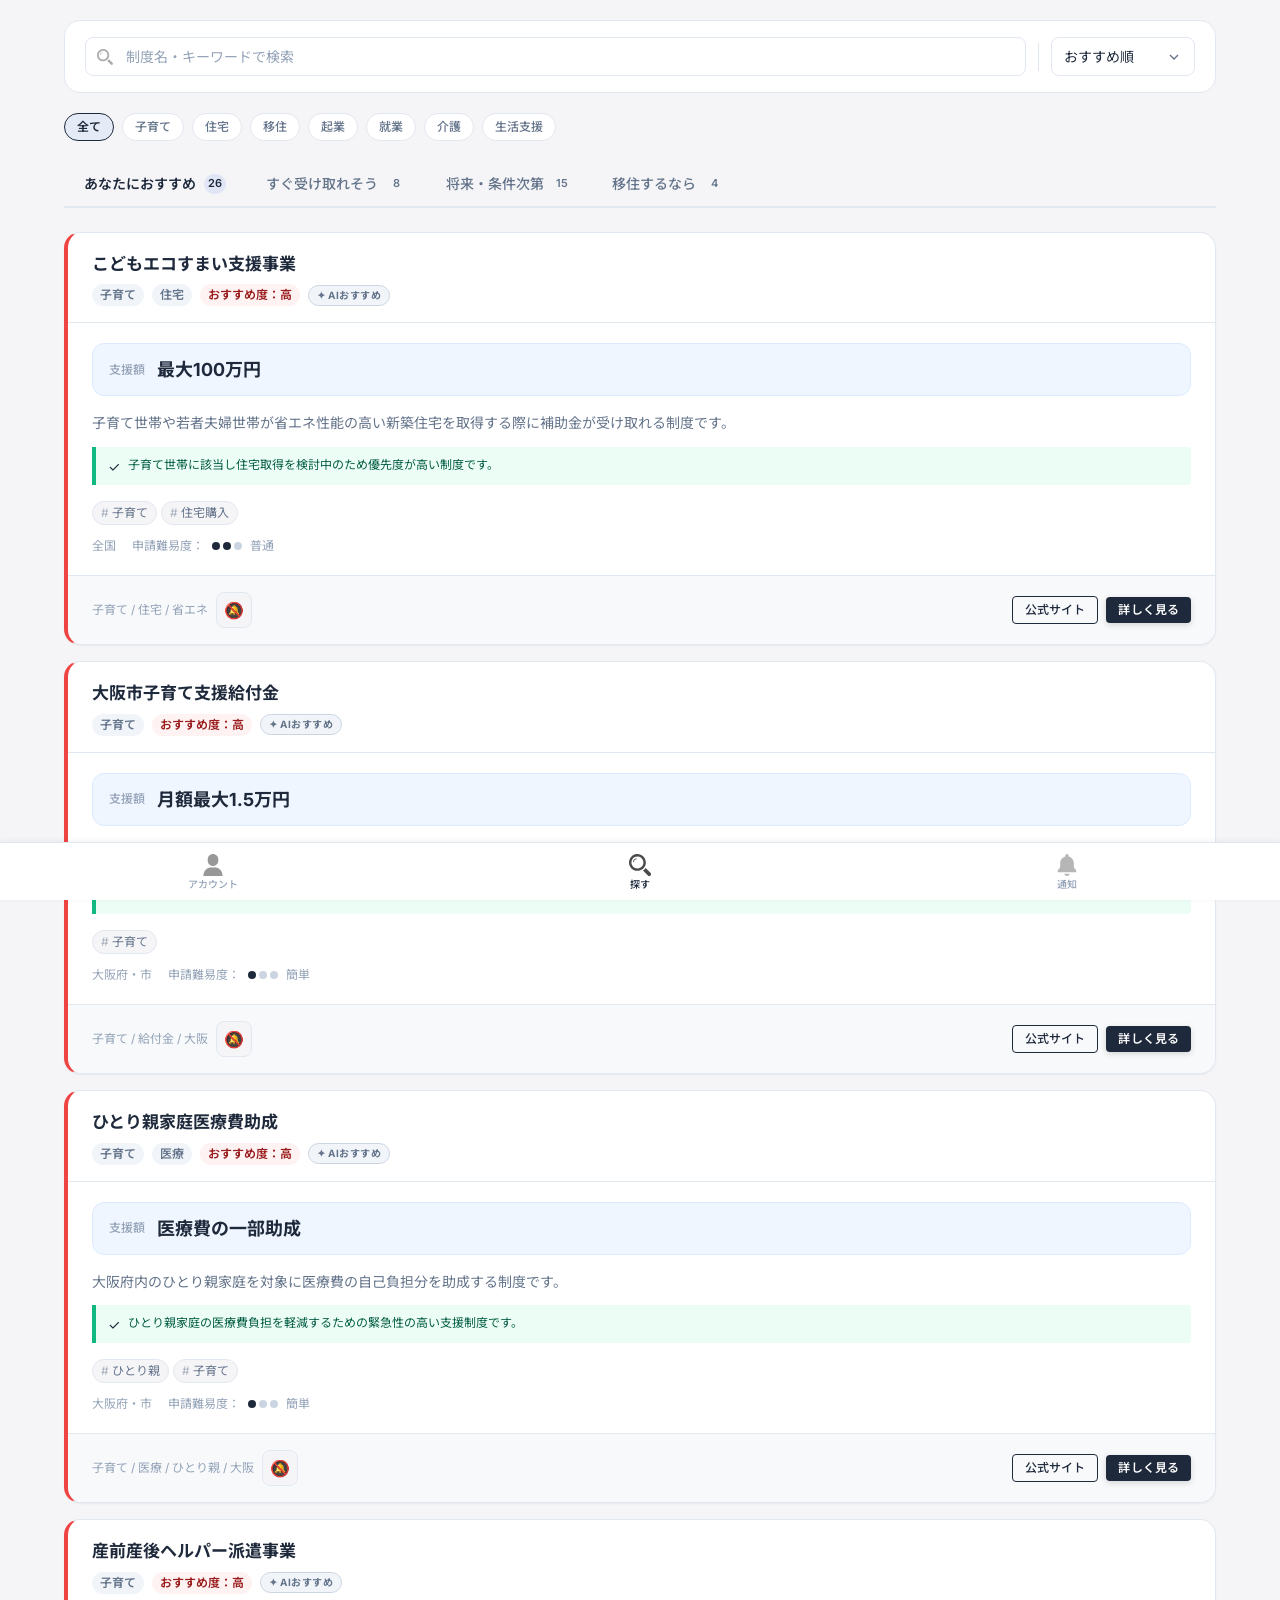
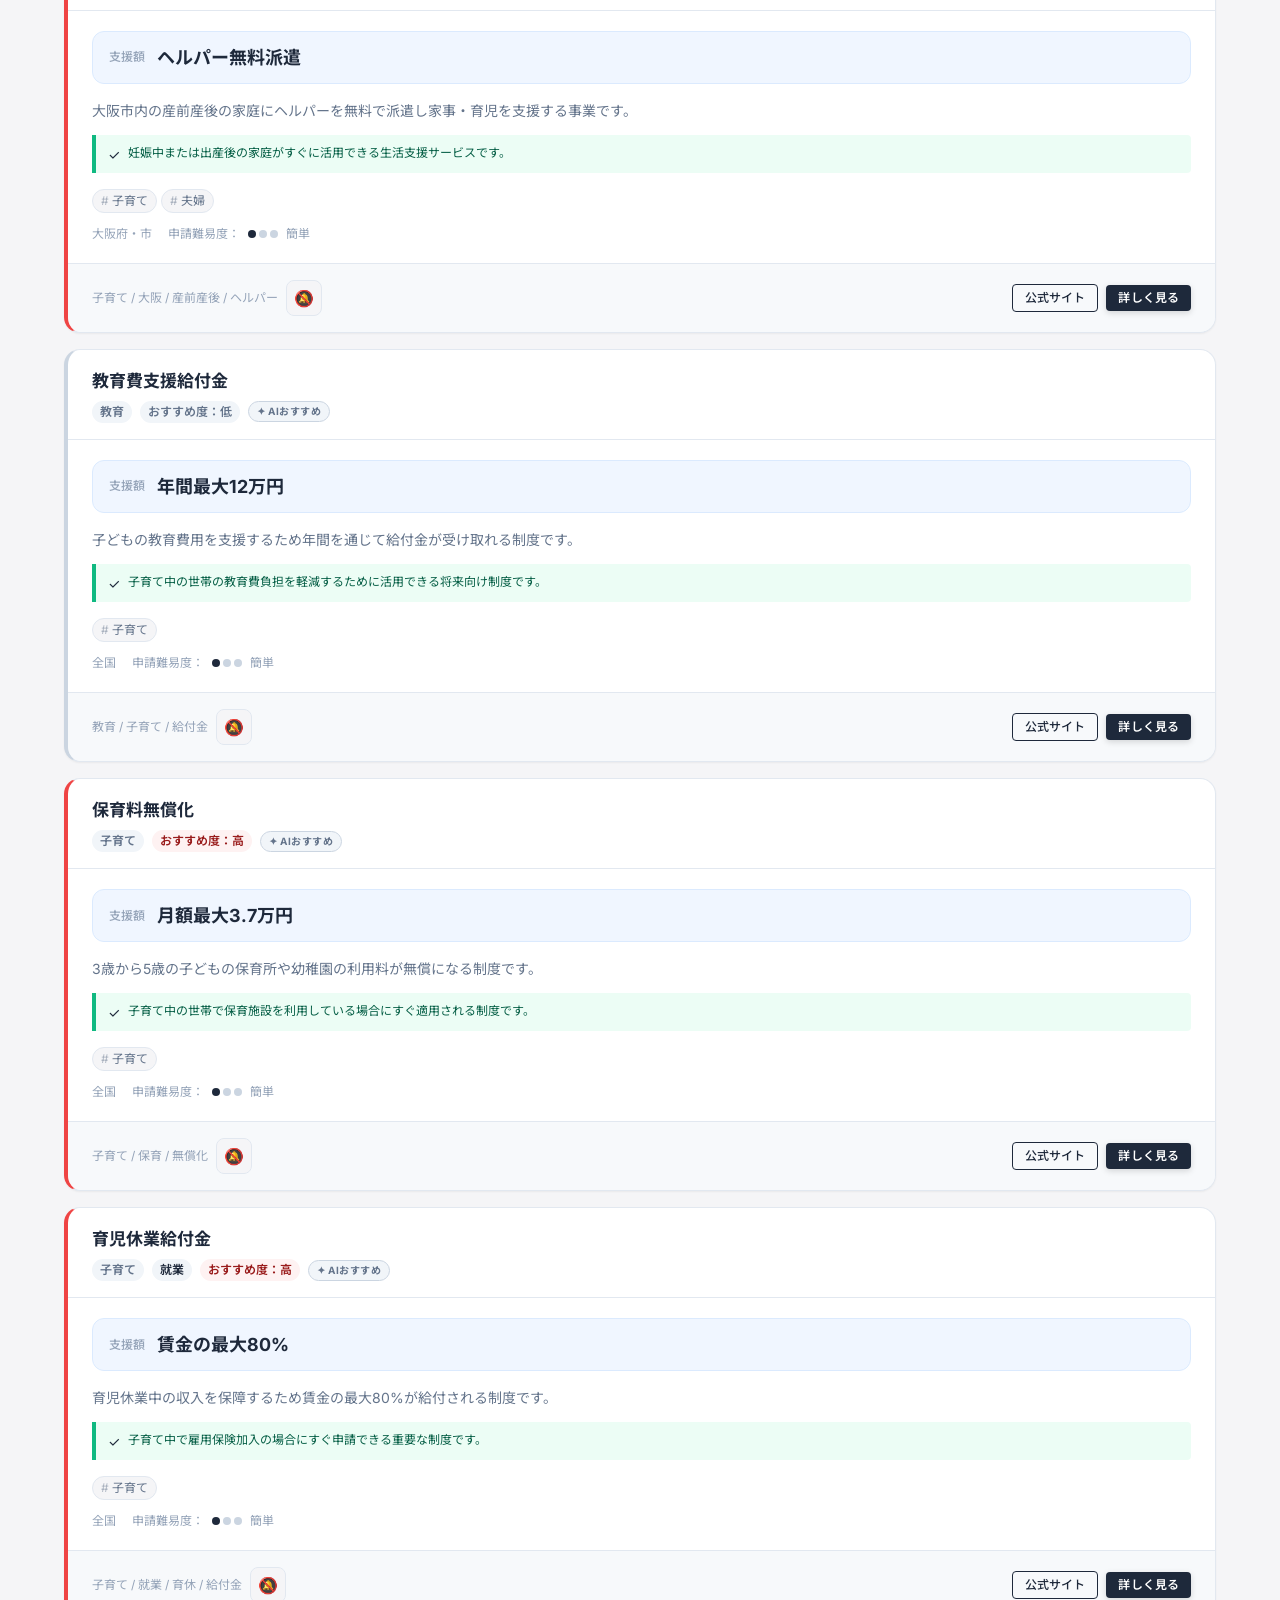
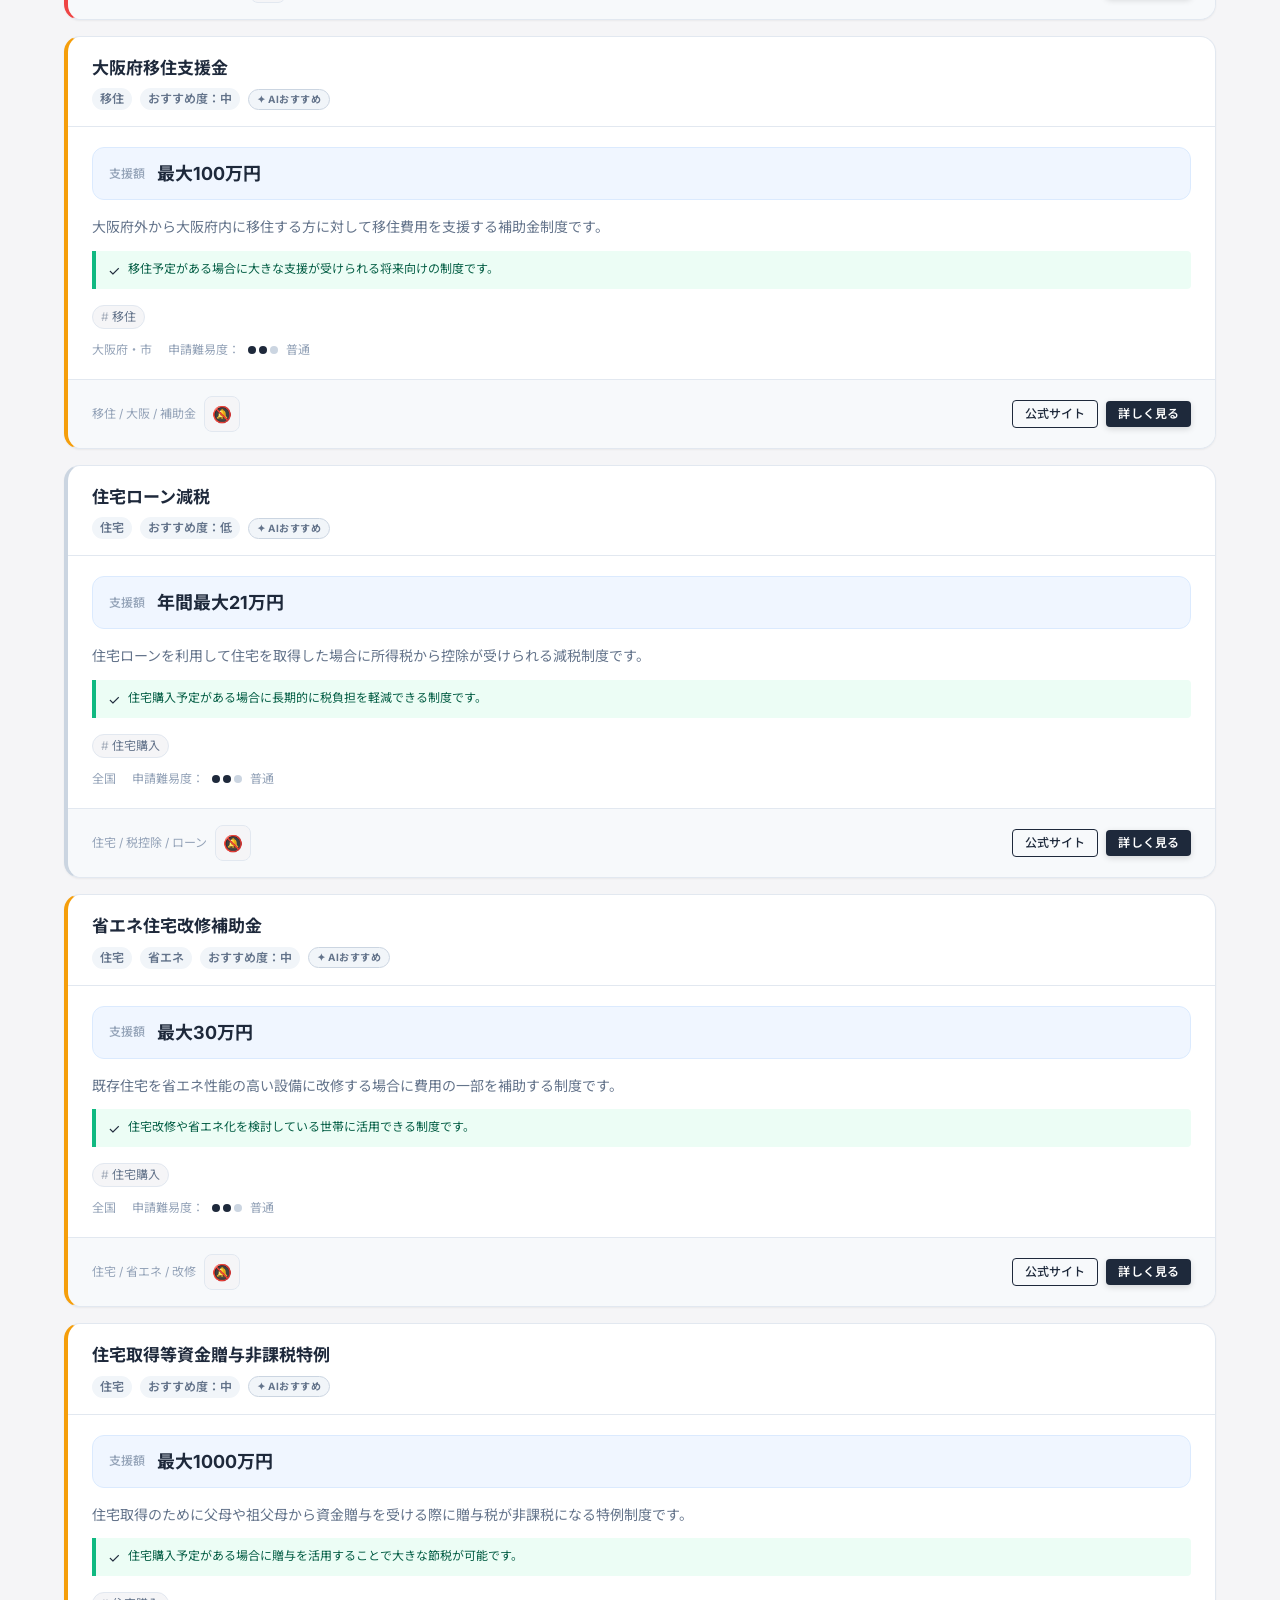
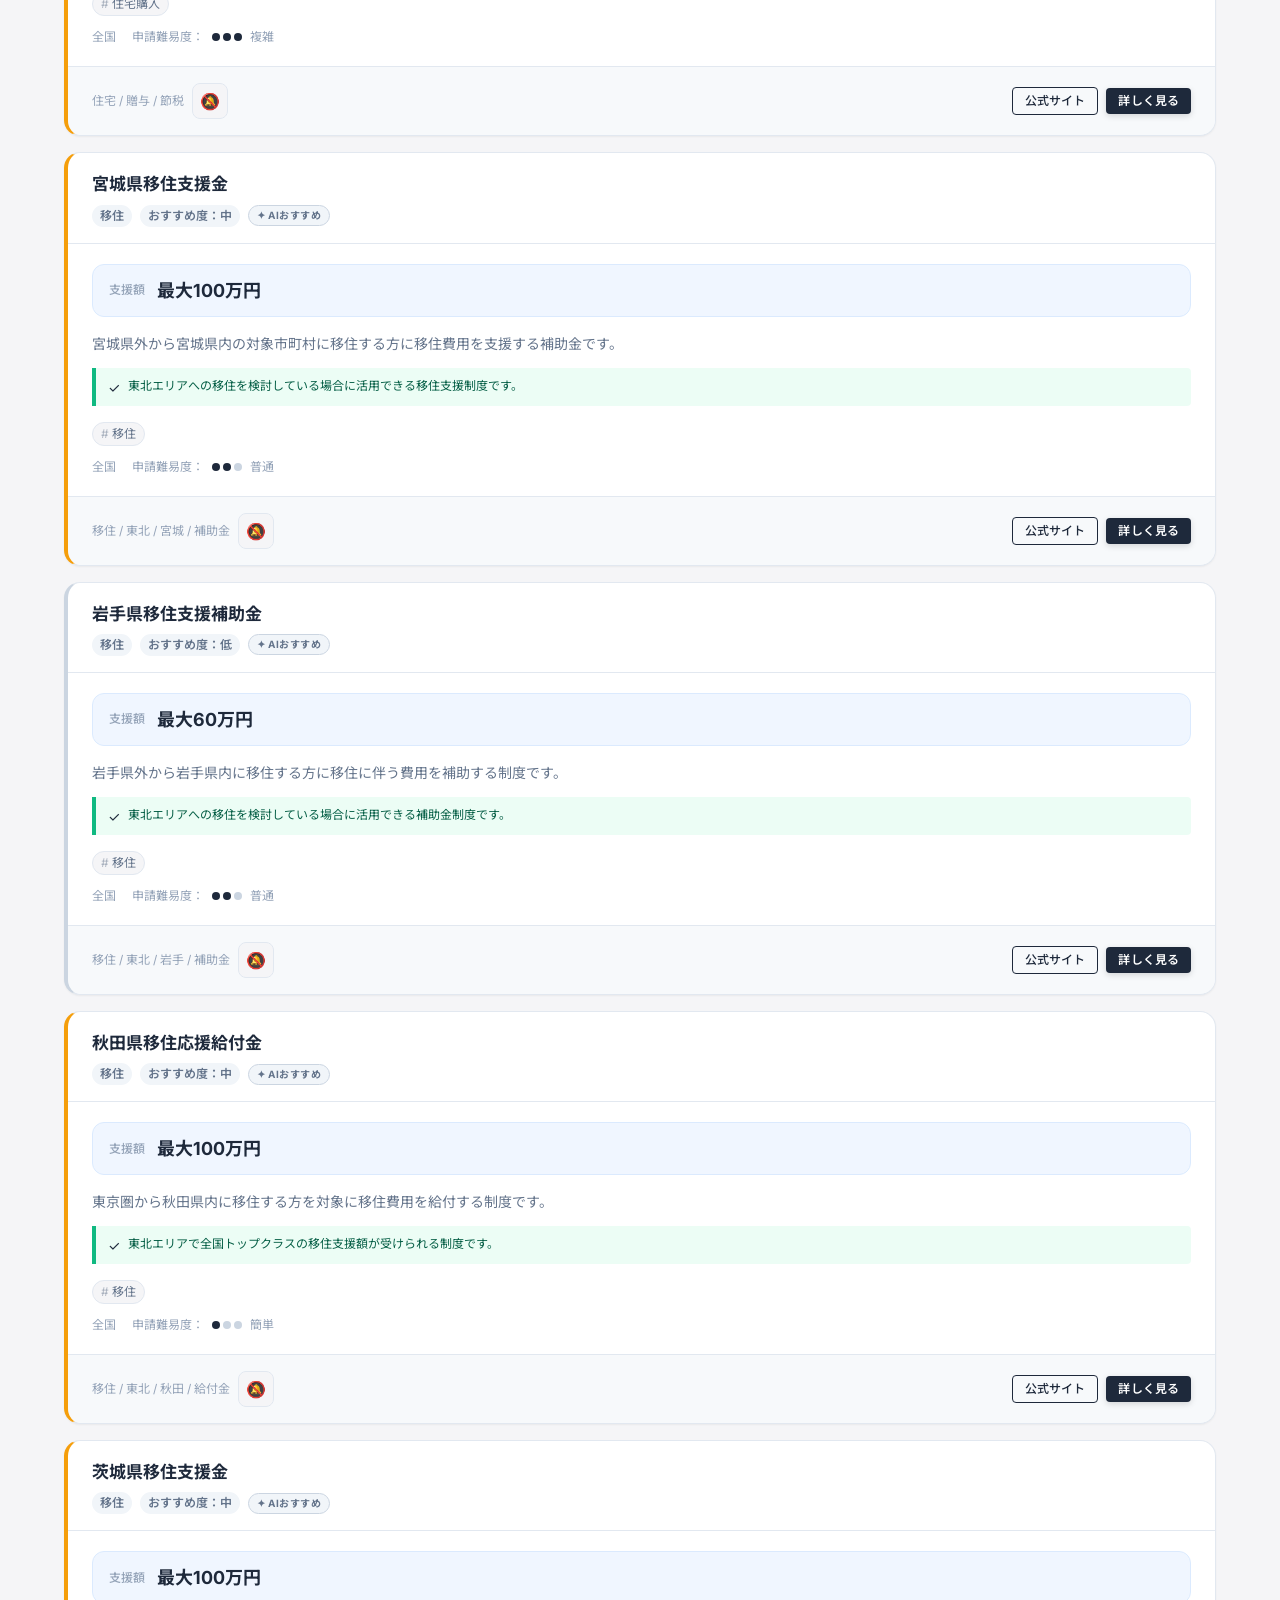
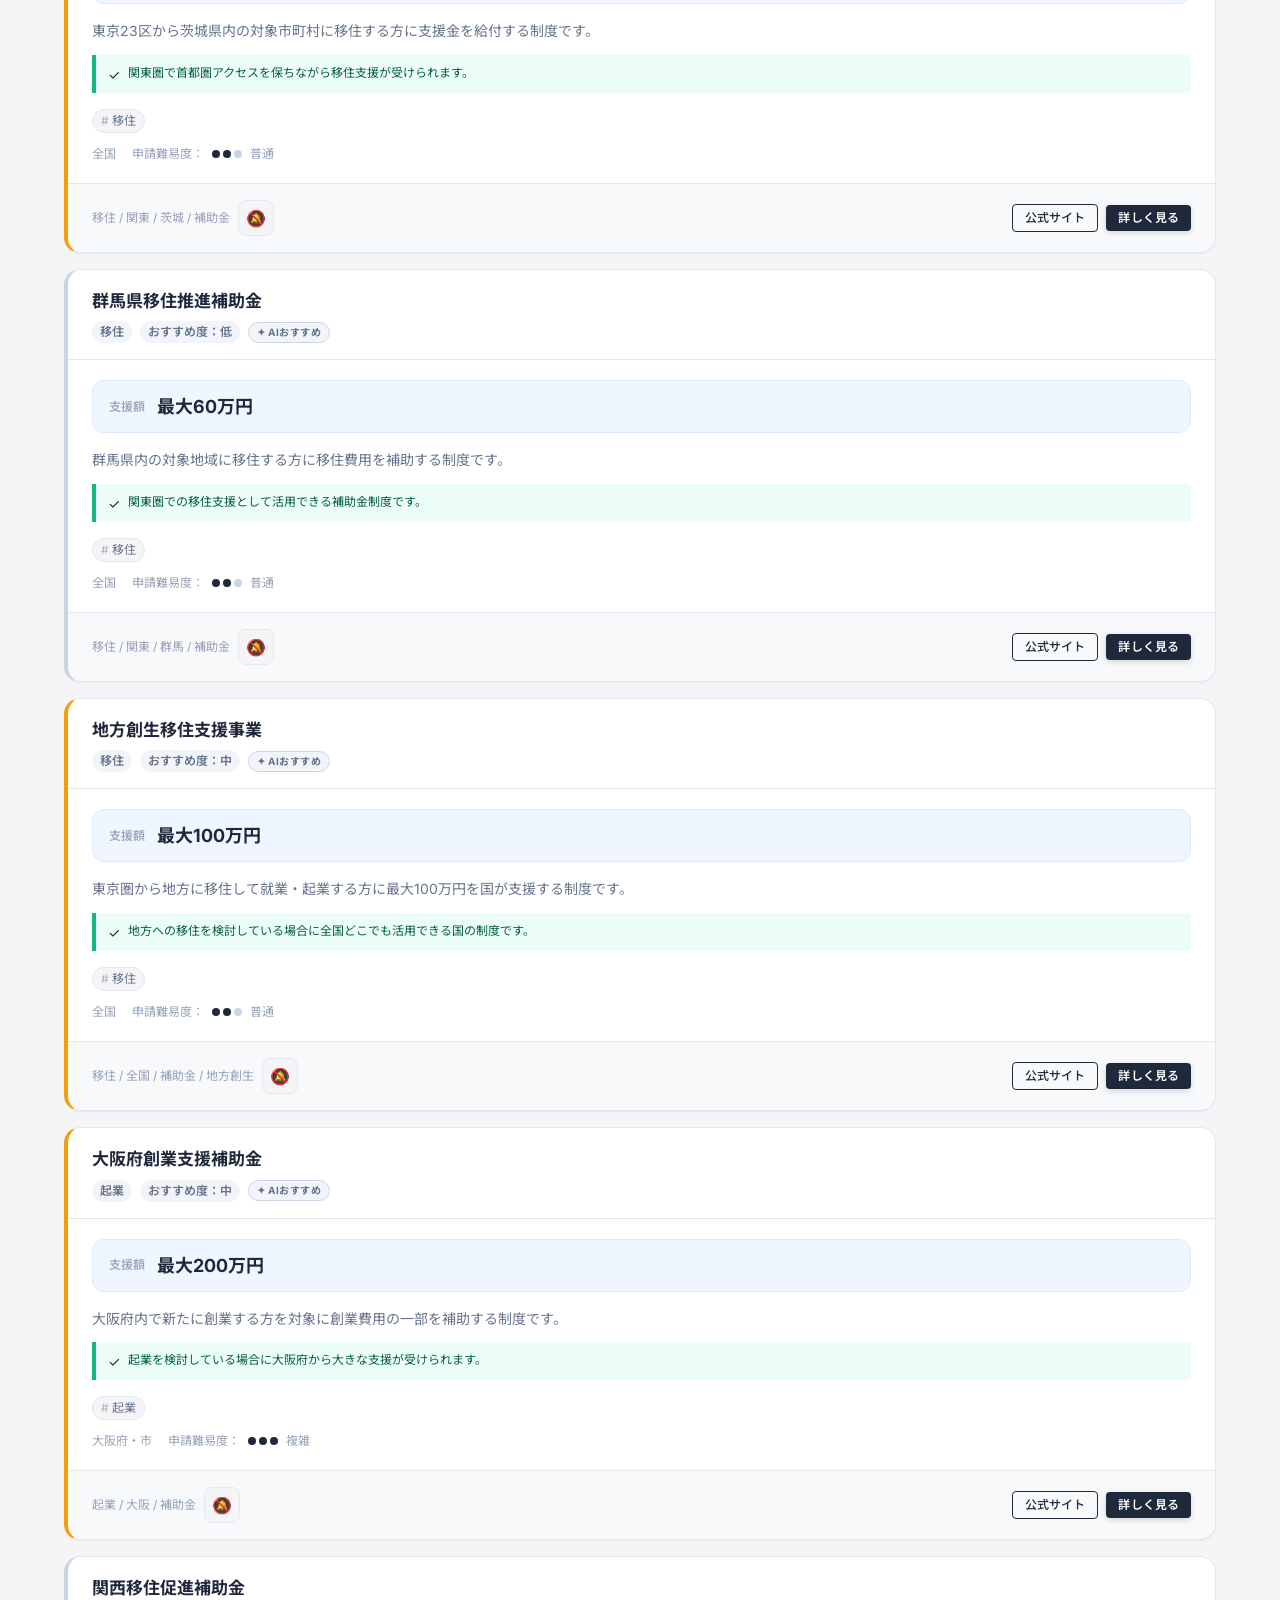
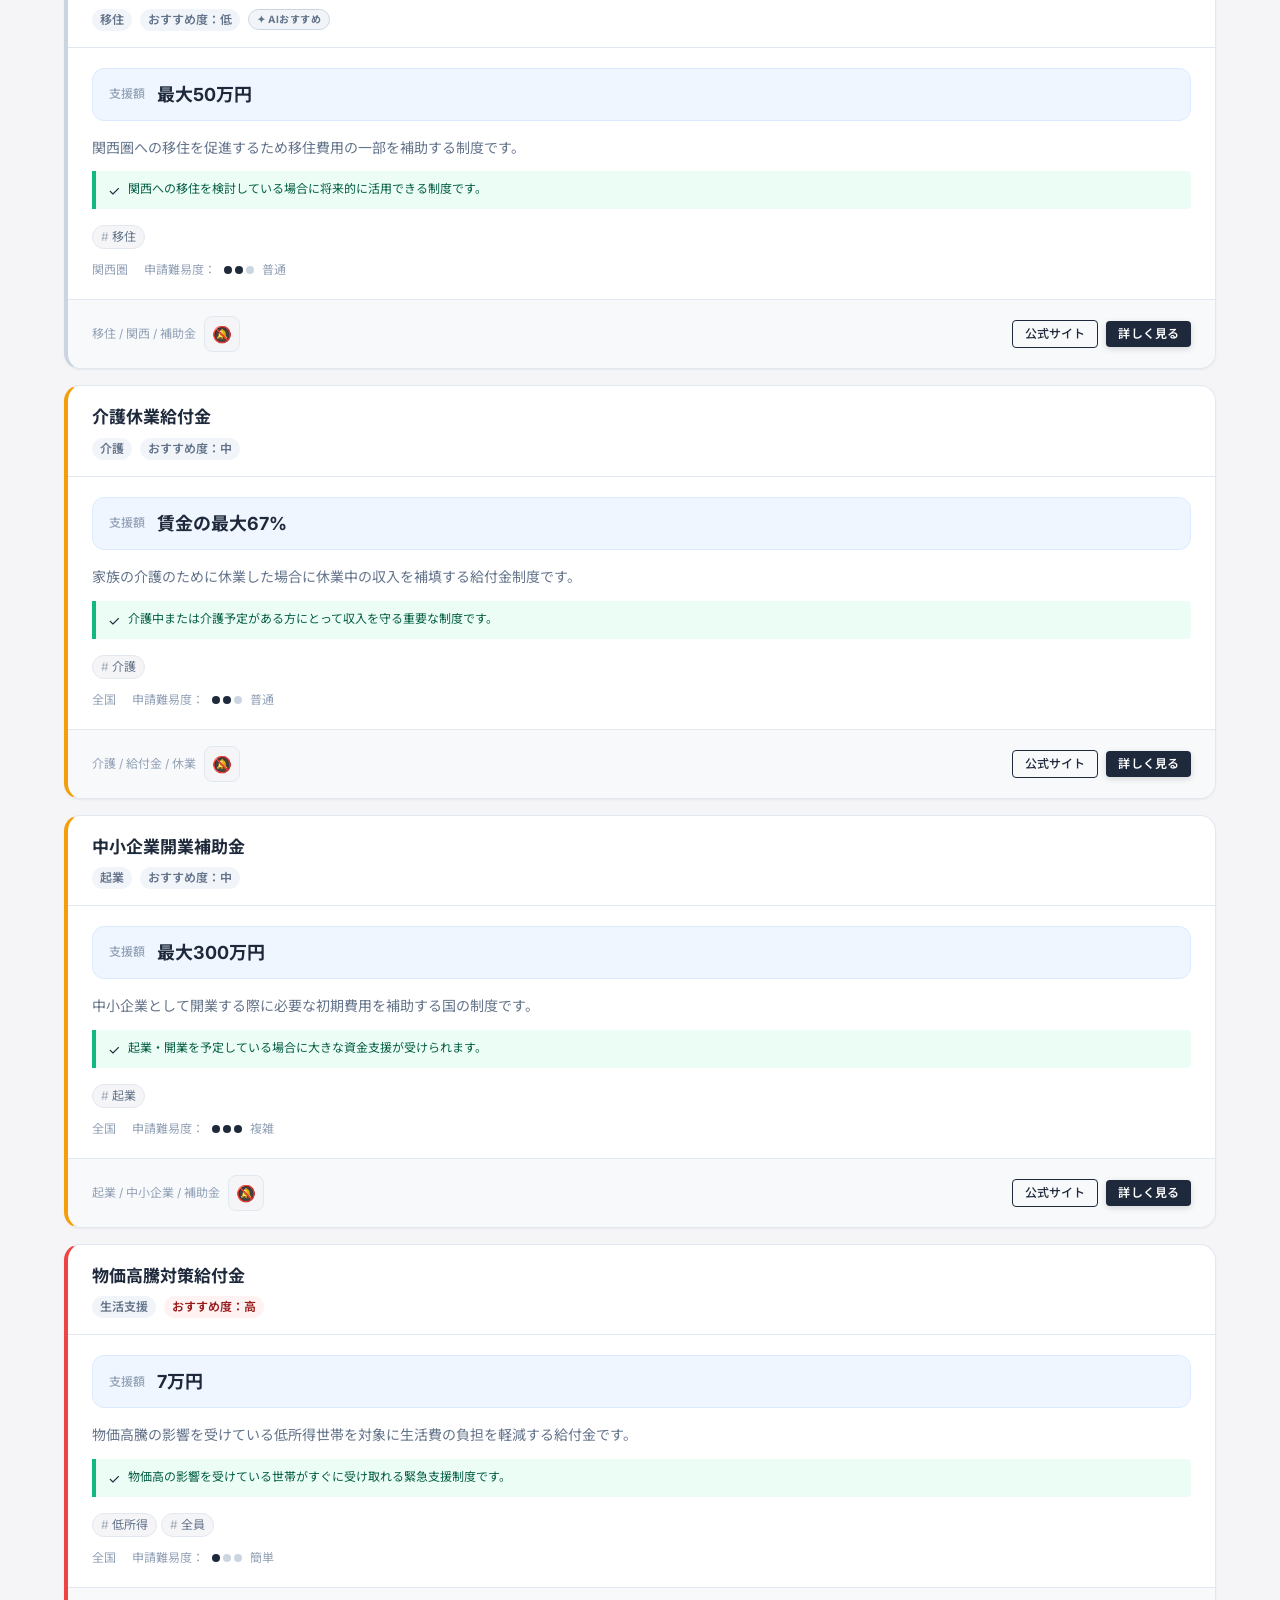
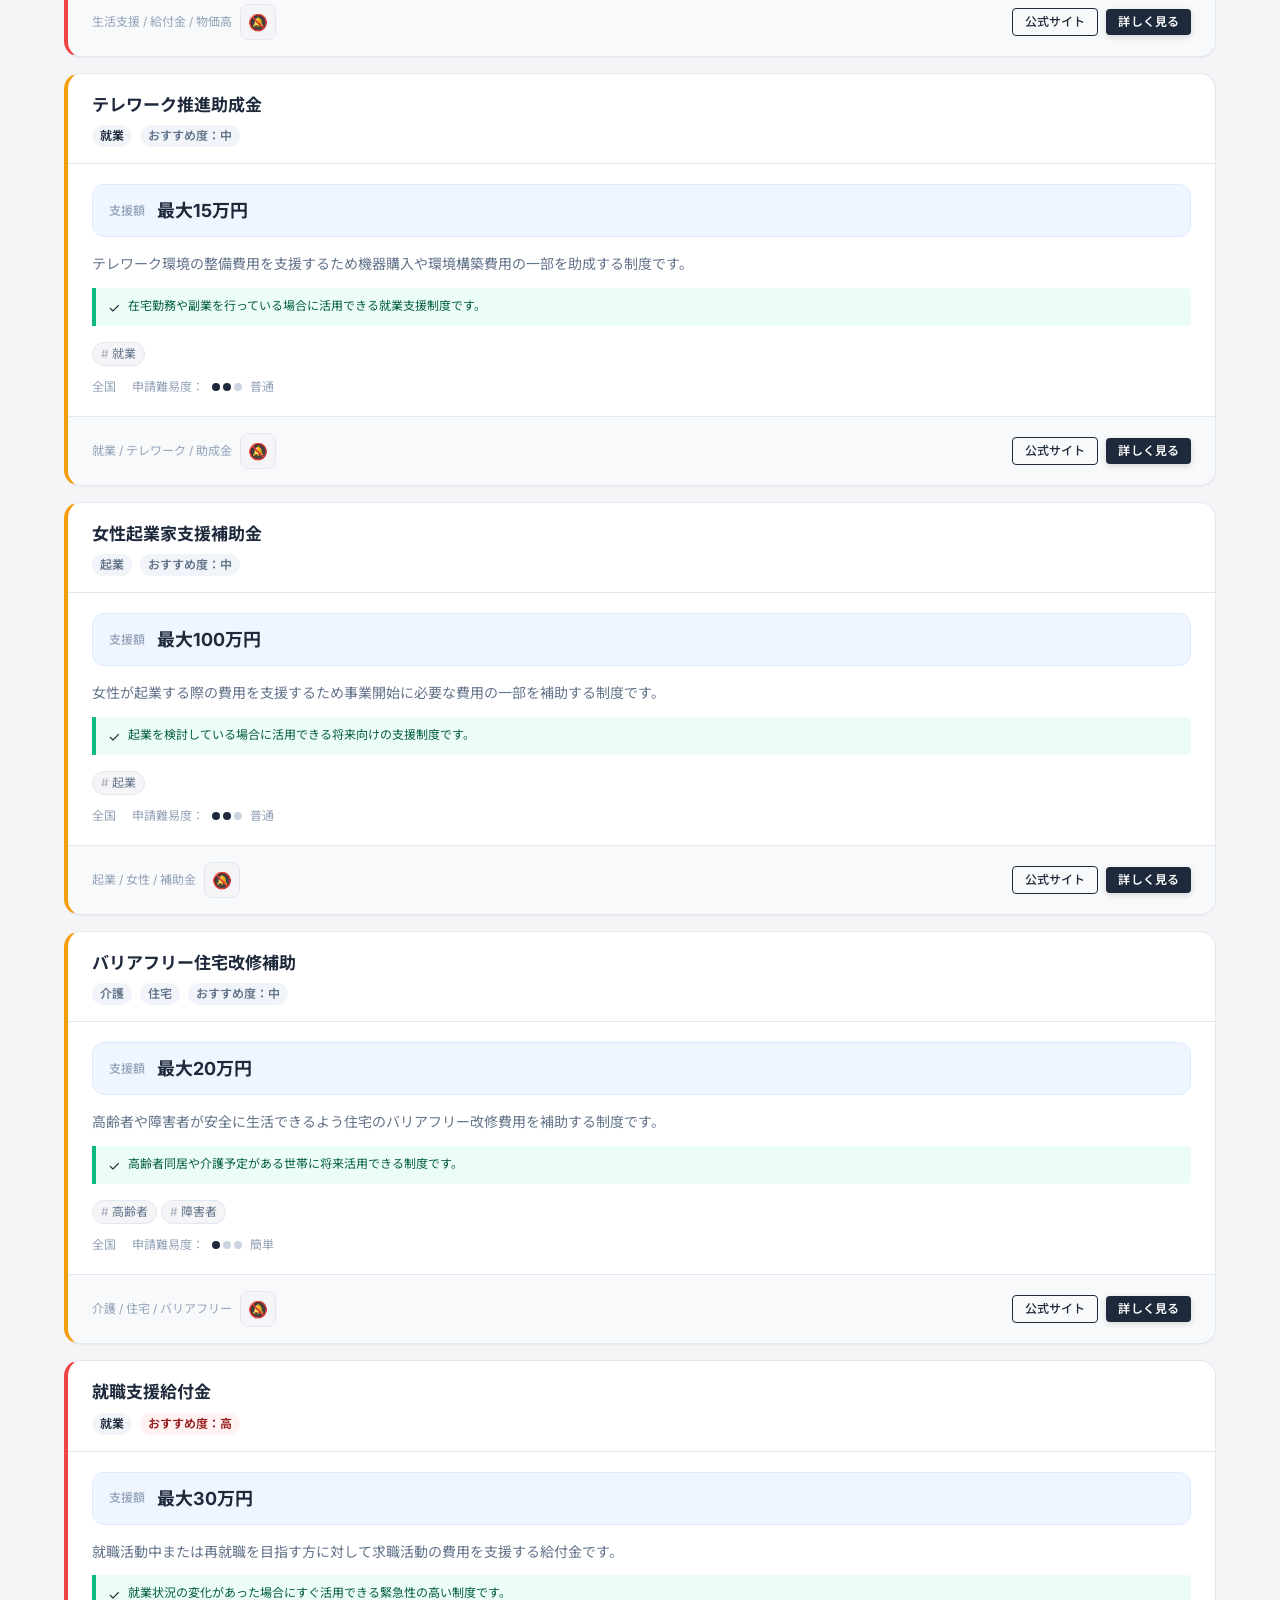
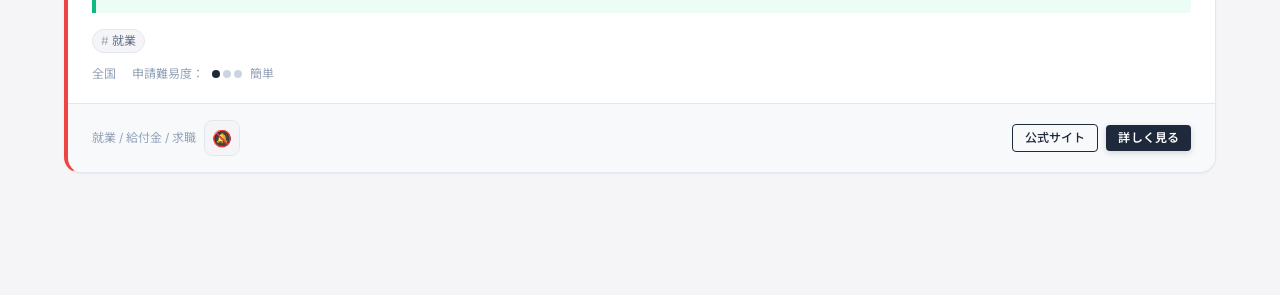
<file: detail.html>
<!DOCTYPE html>
<html lang="ja">
<head>
  <meta charset="UTF-8" />
  <meta name="viewport" content="width=device-width, initial-scale=1.0" />
  <meta name="description" content="補助金・支援制度の詳細情報 | 補助金レコメンド" />
  <title>制度詳細 | 補助金レコメンド</title>
  <link rel="stylesheet" href="style.css" />
  <link rel="manifest" href="manifest.webmanifest" />
  <meta name="theme-color" content="#1E293B" />
  <link rel="apple-touch-icon" href="icon/app_icon.png" />
</head>
<body>

  <!-- ページ本体 -->
  <main class="page-wrapper">
    <div class="container" style="padding-top: var(--space-5); padding-bottom: calc(var(--footer-nav-height) + var(--space-6));">

      <!-- ローディング -->
      <div id="detailLoading" class="detail-loading">
        <div class="loading-spinner" style="margin: 0 auto var(--space-4);"></div>
        <p style="color: var(--color-text-muted); font-size: var(--font-size-sm);">制度情報を読み込み中...</p>
      </div>

      <!-- 詳細コンテンツ（detail.js により動的生成） -->
      <div id="detailContent" style="display: none;"></div>

    </div>
  </main>

  <!-- フッターナビ -->
  <nav class="footer-nav" aria-label="メインナビゲーション">
    <a href="account.html" class="footer-nav__item">
      <img src="icon/human.svg" class="footer-nav__icon" alt="">
      <span class="footer-nav__label">アカウント</span>
    </a>
    <a href="index.html" class="footer-nav__item active">
      <img src="icon/search.svg" class="footer-nav__icon" alt="">
      <span class="footer-nav__label">探す</span>
    </a>
    <a href="notice.html" class="footer-nav__item">
      <img src="icon/notice.svg" class="footer-nav__icon" alt="">
      <span class="footer-nav__label">通知</span>
    </a>
  </nav>

  <script src="detail.js"></script>
</body>
</html>
</file>
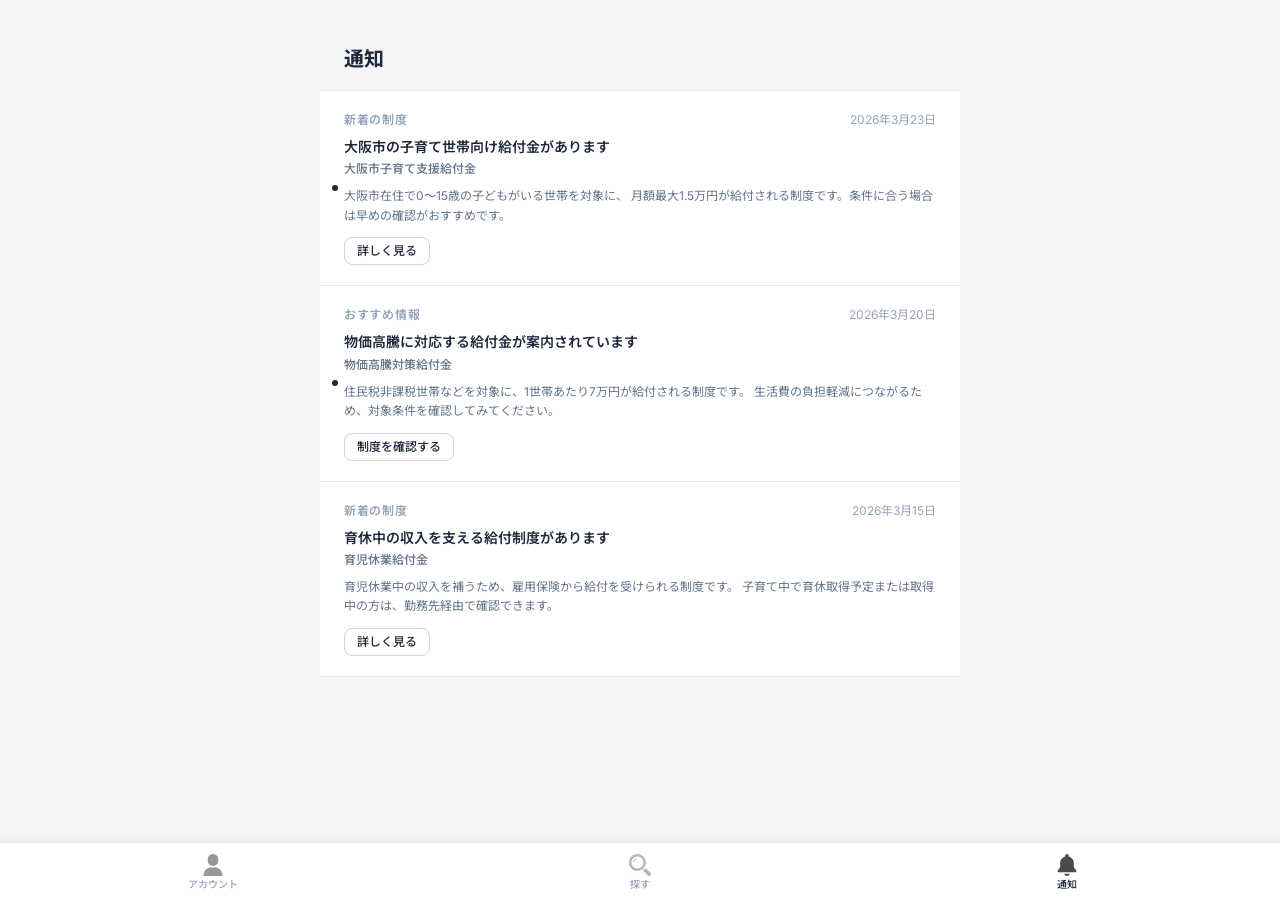
<file: notice.html>
<!DOCTYPE html>
<html lang="ja">
<head>
  <meta charset="UTF-8" />
  <meta name="viewport" content="width=device-width, initial-scale=1.0" />
  <meta name="description" content="補助金・支援制度の新着通知 | 補助金レコメンド" />
  <title>通知 | 補助金レコメンド</title>
  <link rel="stylesheet" href="style.css" />
  <link rel="manifest" href="manifest.webmanifest" />
  <meta name="theme-color" content="#1E293B" />
  <link rel="apple-touch-icon" href="icon/app_icon.png" />
</head>
<body>

  <!-- ページ本体 -->
  <main class="page-wrapper">
    <div class="container" style="padding-top: var(--space-5); padding-bottom: calc(var(--footer-nav-height) + var(--space-6));">

      <div class="notice-page">
        <div class="notice-page__header">
          <h1 class="notice-page__title">通知</h1>
        </div>

        <div class="notice-list">

          <!-- 通知1: id=2 -->
          <div class="notice-item notice-item--unread">
            <div class="notice-item__meta">
              <span class="notice-item__type">新着の制度</span>
              <span class="notice-item__date">2026年3月23日</span>
            </div>
            <div class="notice-item__title">大阪市の子育て世帯向け給付金があります</div>
            <div class="notice-item__subsidy">大阪市子育て支援給付金</div>
            <div class="notice-item__desc">
              大阪市在住で0〜15歳の子どもがいる世帯を対象に、
              月額最大1.5万円が給付される制度です。条件に合う場合は早めの確認がおすすめです。
            </div>
            <a href="detail.html?id=2" class="notice-item__action">詳しく見る</a>
          </div>

          <!-- 通知2: id=14 -->
          <div class="notice-item notice-item--unread">
            <div class="notice-item__meta">
              <span class="notice-item__type">おすすめ情報</span>
              <span class="notice-item__date">2026年3月20日</span>
            </div>
            <div class="notice-item__title">物価高騰に対応する給付金が案内されています</div>
            <div class="notice-item__subsidy">物価高騰対策給付金</div>
            <div class="notice-item__desc">
              住民税非課税世帯などを対象に、1世帯あたり7万円が給付される制度です。
              生活費の負担軽減につながるため、対象条件を確認してみてください。
            </div>
            <a href="detail.html?id=14" class="notice-item__action">制度を確認する</a>
          </div>

          <!-- 通知3: id=16 -->
          <div class="notice-item">
            <div class="notice-item__meta">
              <span class="notice-item__type">新着の制度</span>
              <span class="notice-item__date">2026年3月15日</span>
            </div>
            <div class="notice-item__title">育休中の収入を支える給付制度があります</div>
            <div class="notice-item__subsidy">育児休業給付金</div>
            <div class="notice-item__desc">
              育児休業中の収入を補うため、雇用保険から給付を受けられる制度です。
              子育て中で育休取得予定または取得中の方は、勤務先経由で確認できます。
            </div>
            <a href="detail.html?id=16" class="notice-item__action">詳しく見る</a>
          </div>

        </div>
      </div>

    </div>
  </main>

  <!-- フッターナビ -->
  <nav class="footer-nav" aria-label="メインナビゲーション">
    <a href="account.html" class="footer-nav__item">
      <img src="icon/human.svg" class="footer-nav__icon" alt="">
      <span class="footer-nav__label">アカウント</span>
    </a>
    <a href="index.html" class="footer-nav__item">
      <img src="icon/search.svg" class="footer-nav__icon" alt="">
      <span class="footer-nav__label">探す</span>
    </a>
    <a href="notice.html" class="footer-nav__item active">
      <img src="icon/notice.svg" class="footer-nav__icon" alt="">
      <span class="footer-nav__label">通知</span>
    </a>
  </nav>

  <script>
    if ('serviceWorker' in navigator) {
      window.addEventListener('load', function () {
        navigator.serviceWorker.register('./service-worker.js');
      });
    }
  </script>
</body>
</html>
</file>
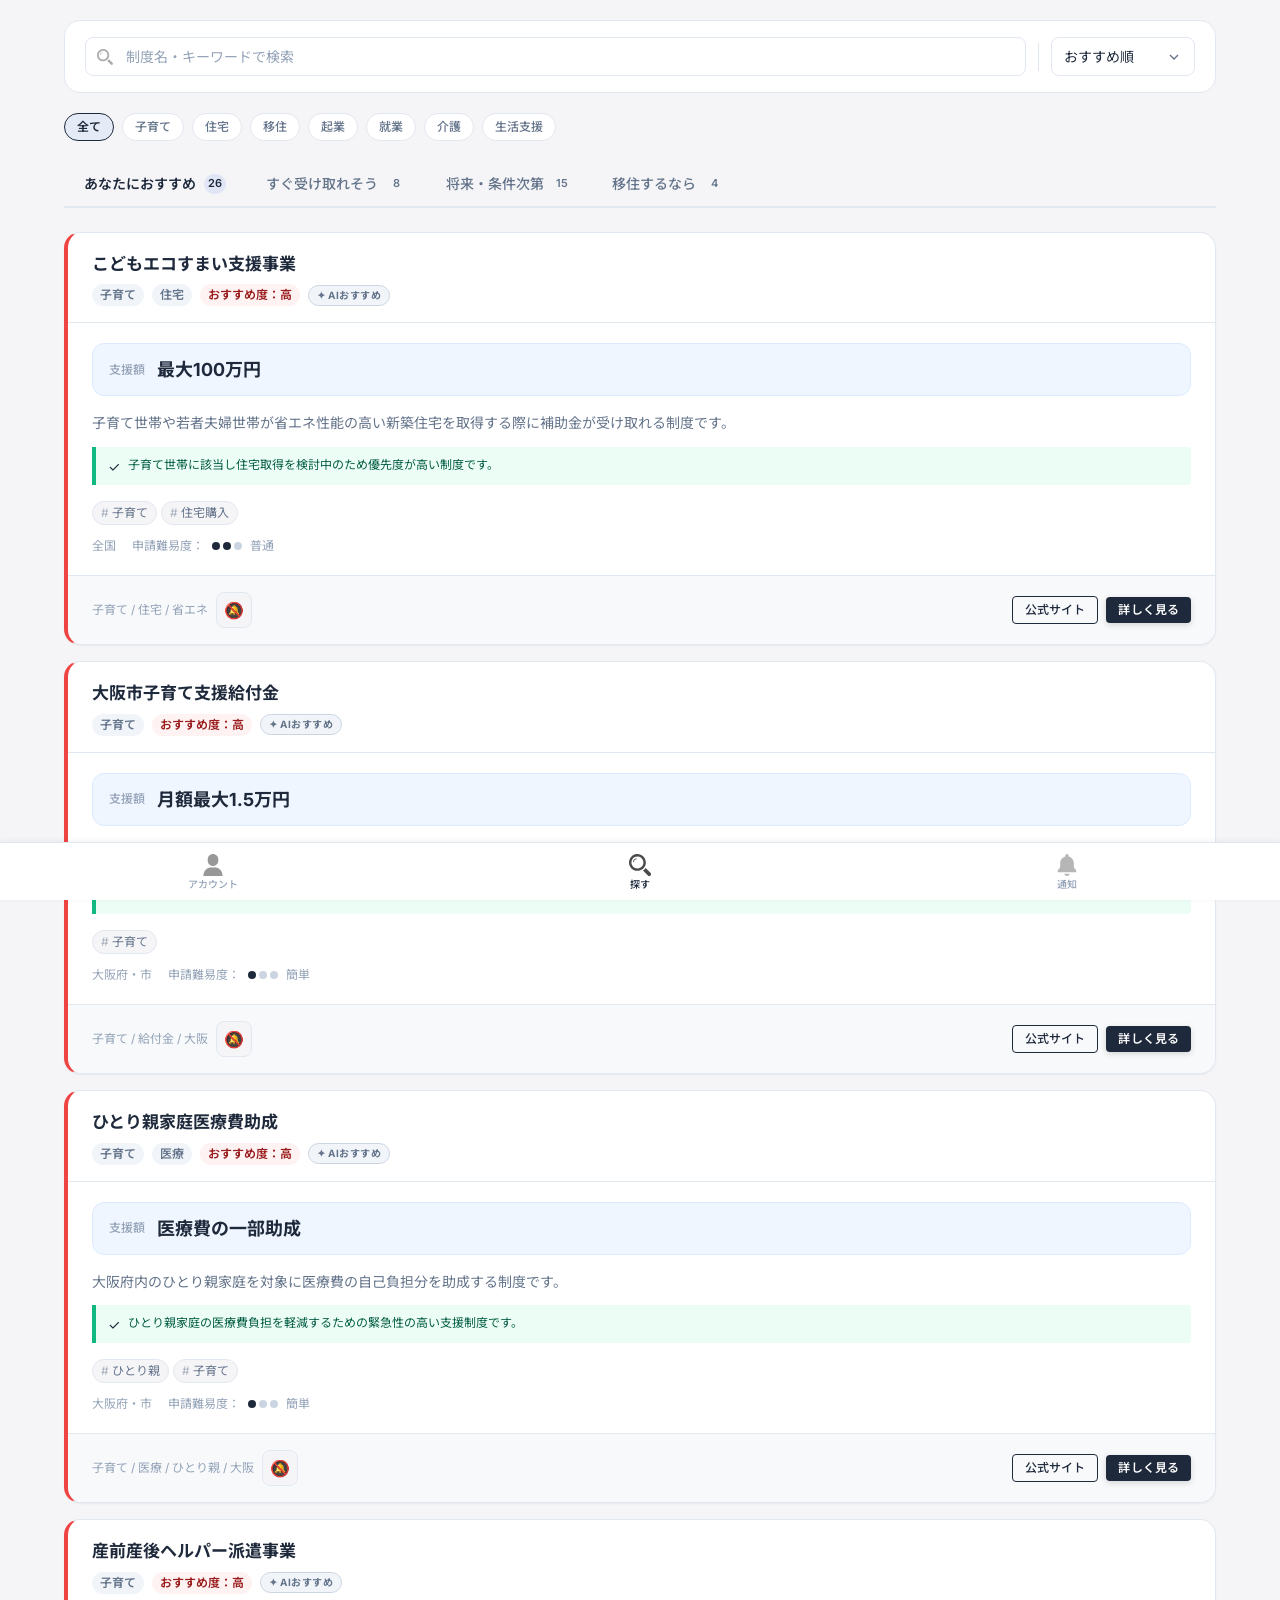
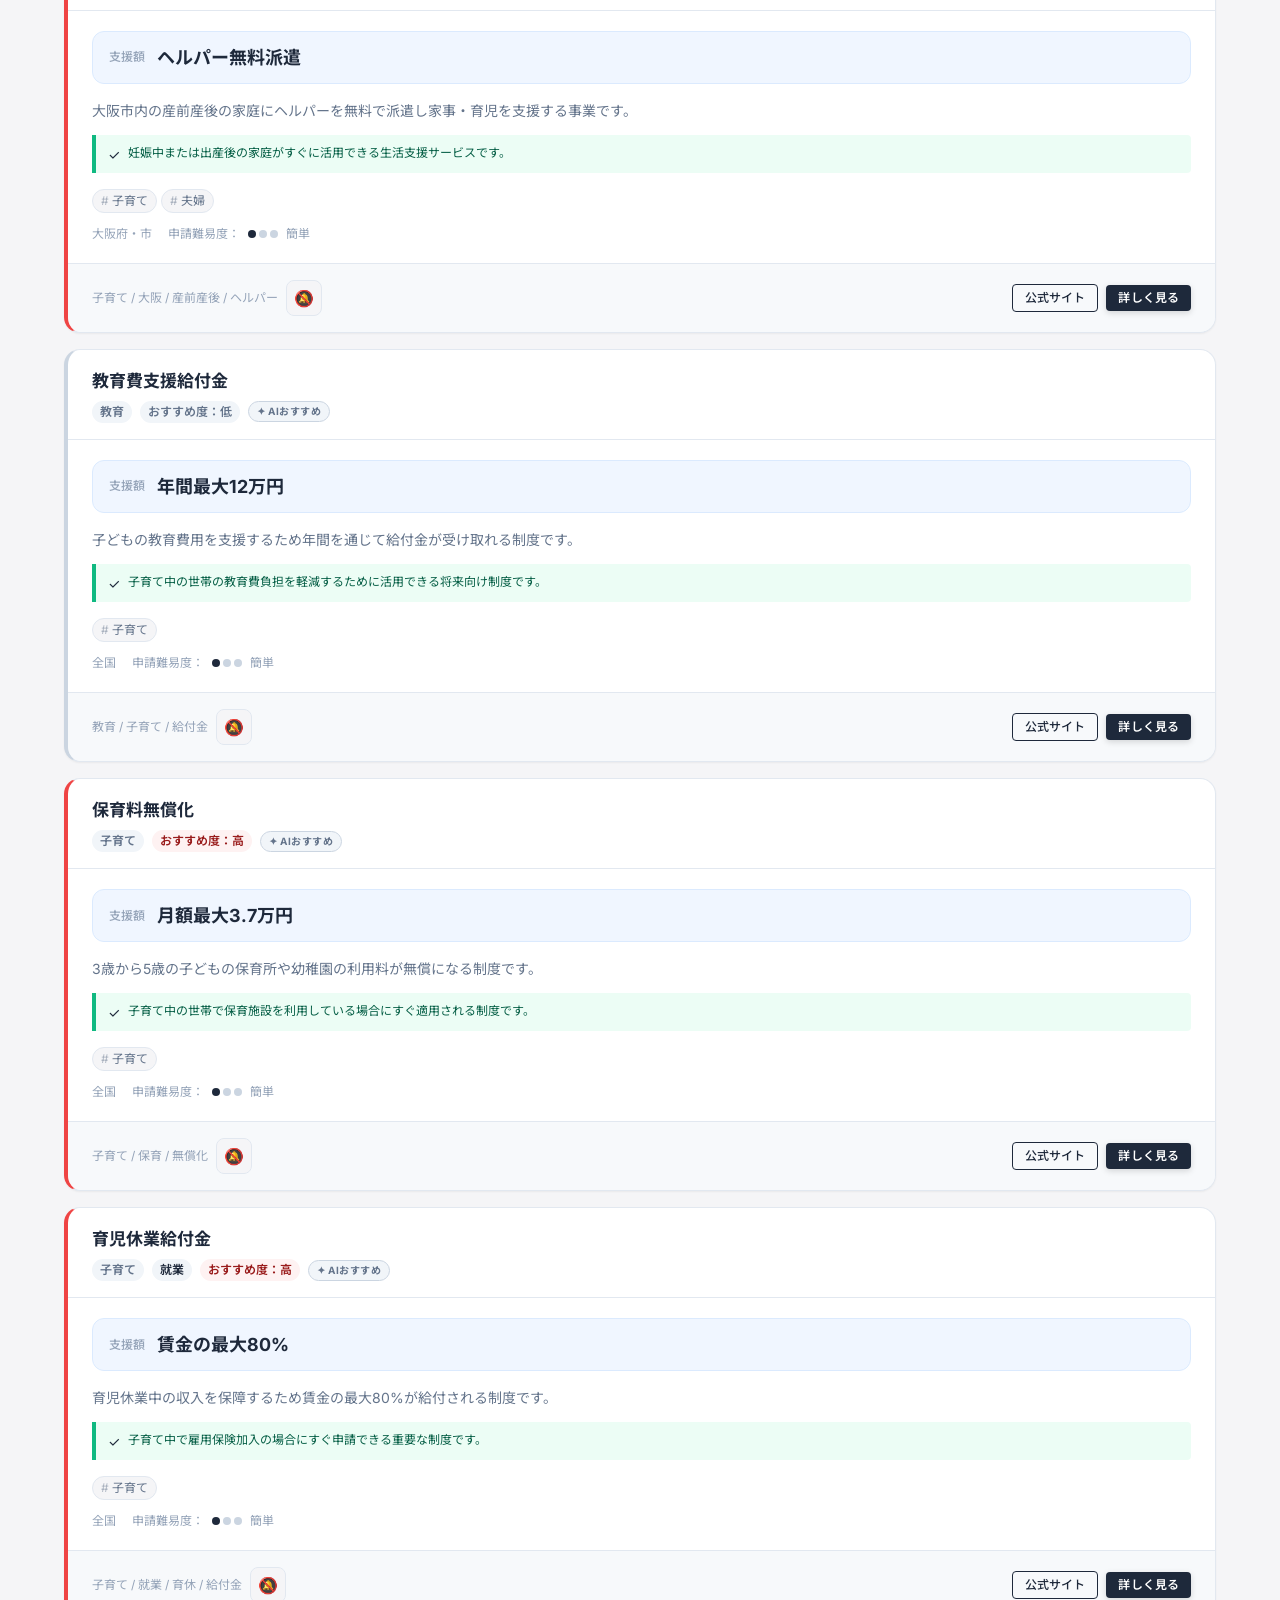
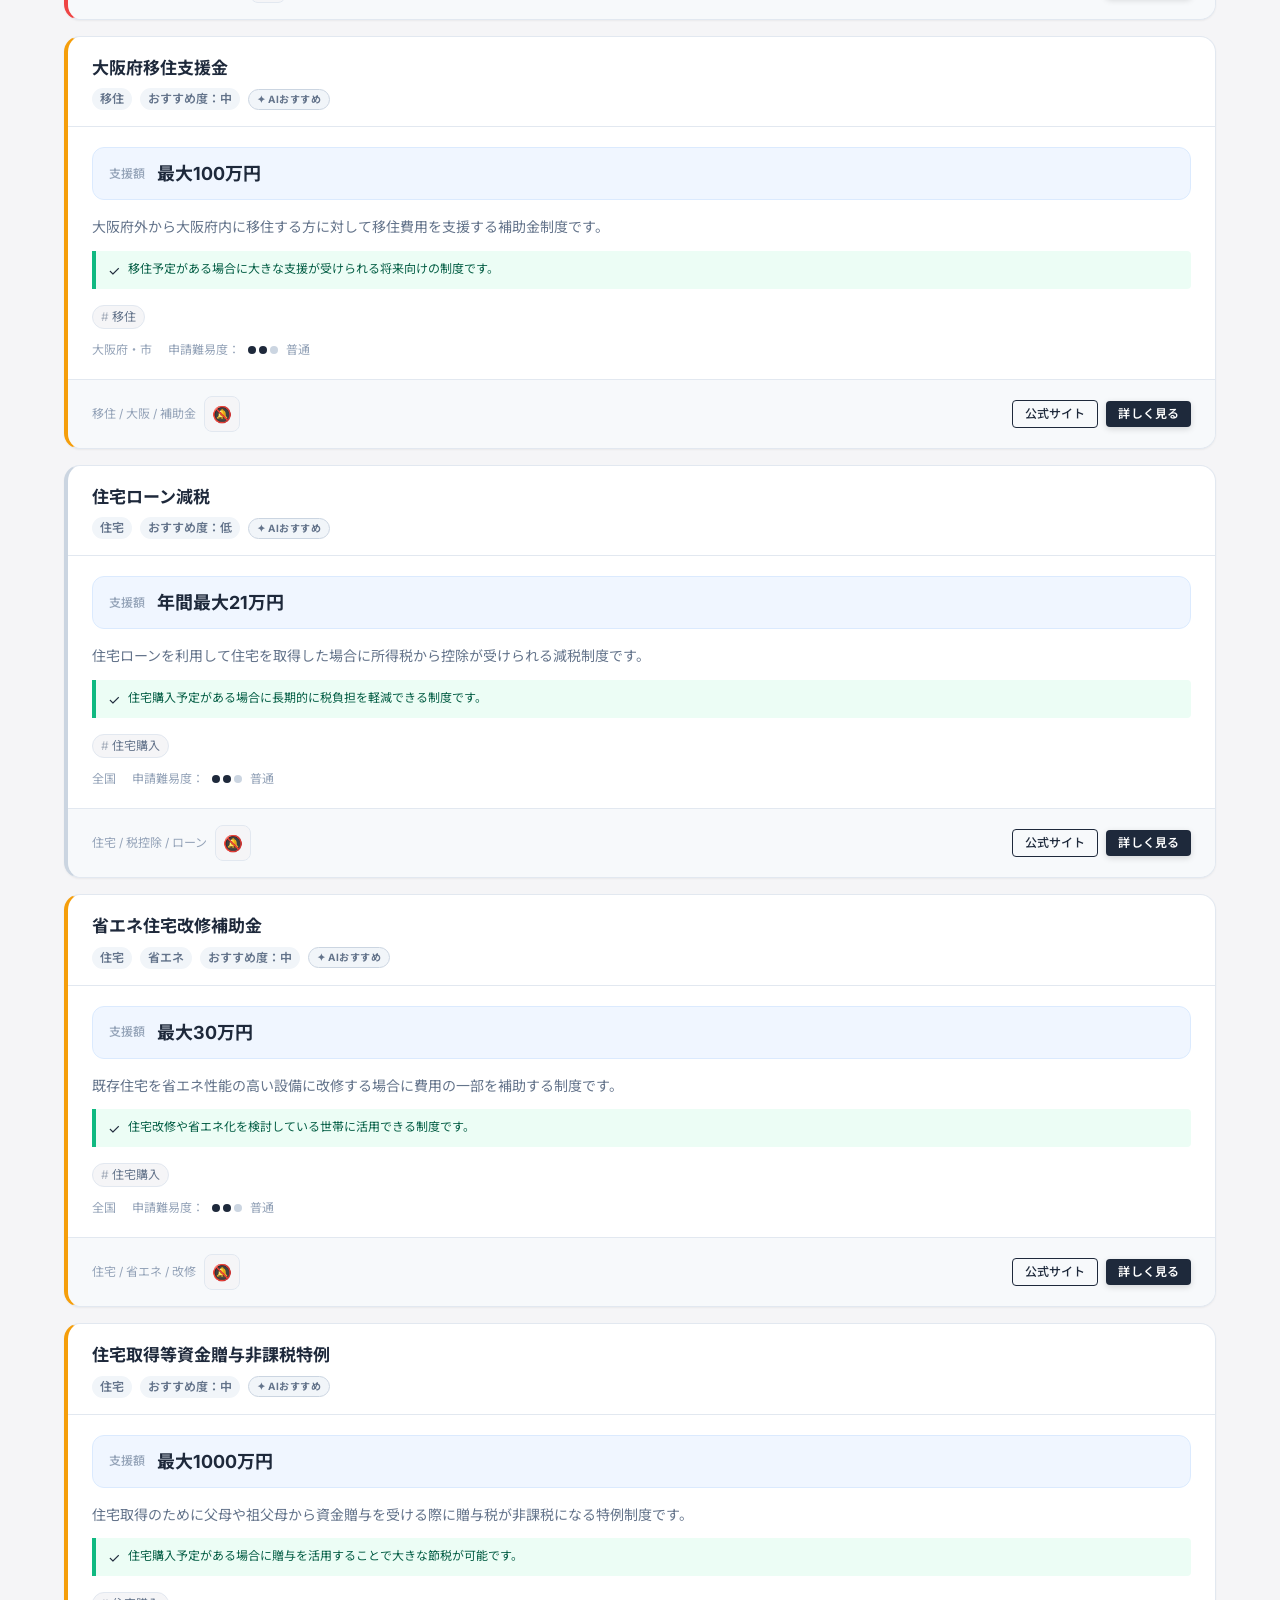
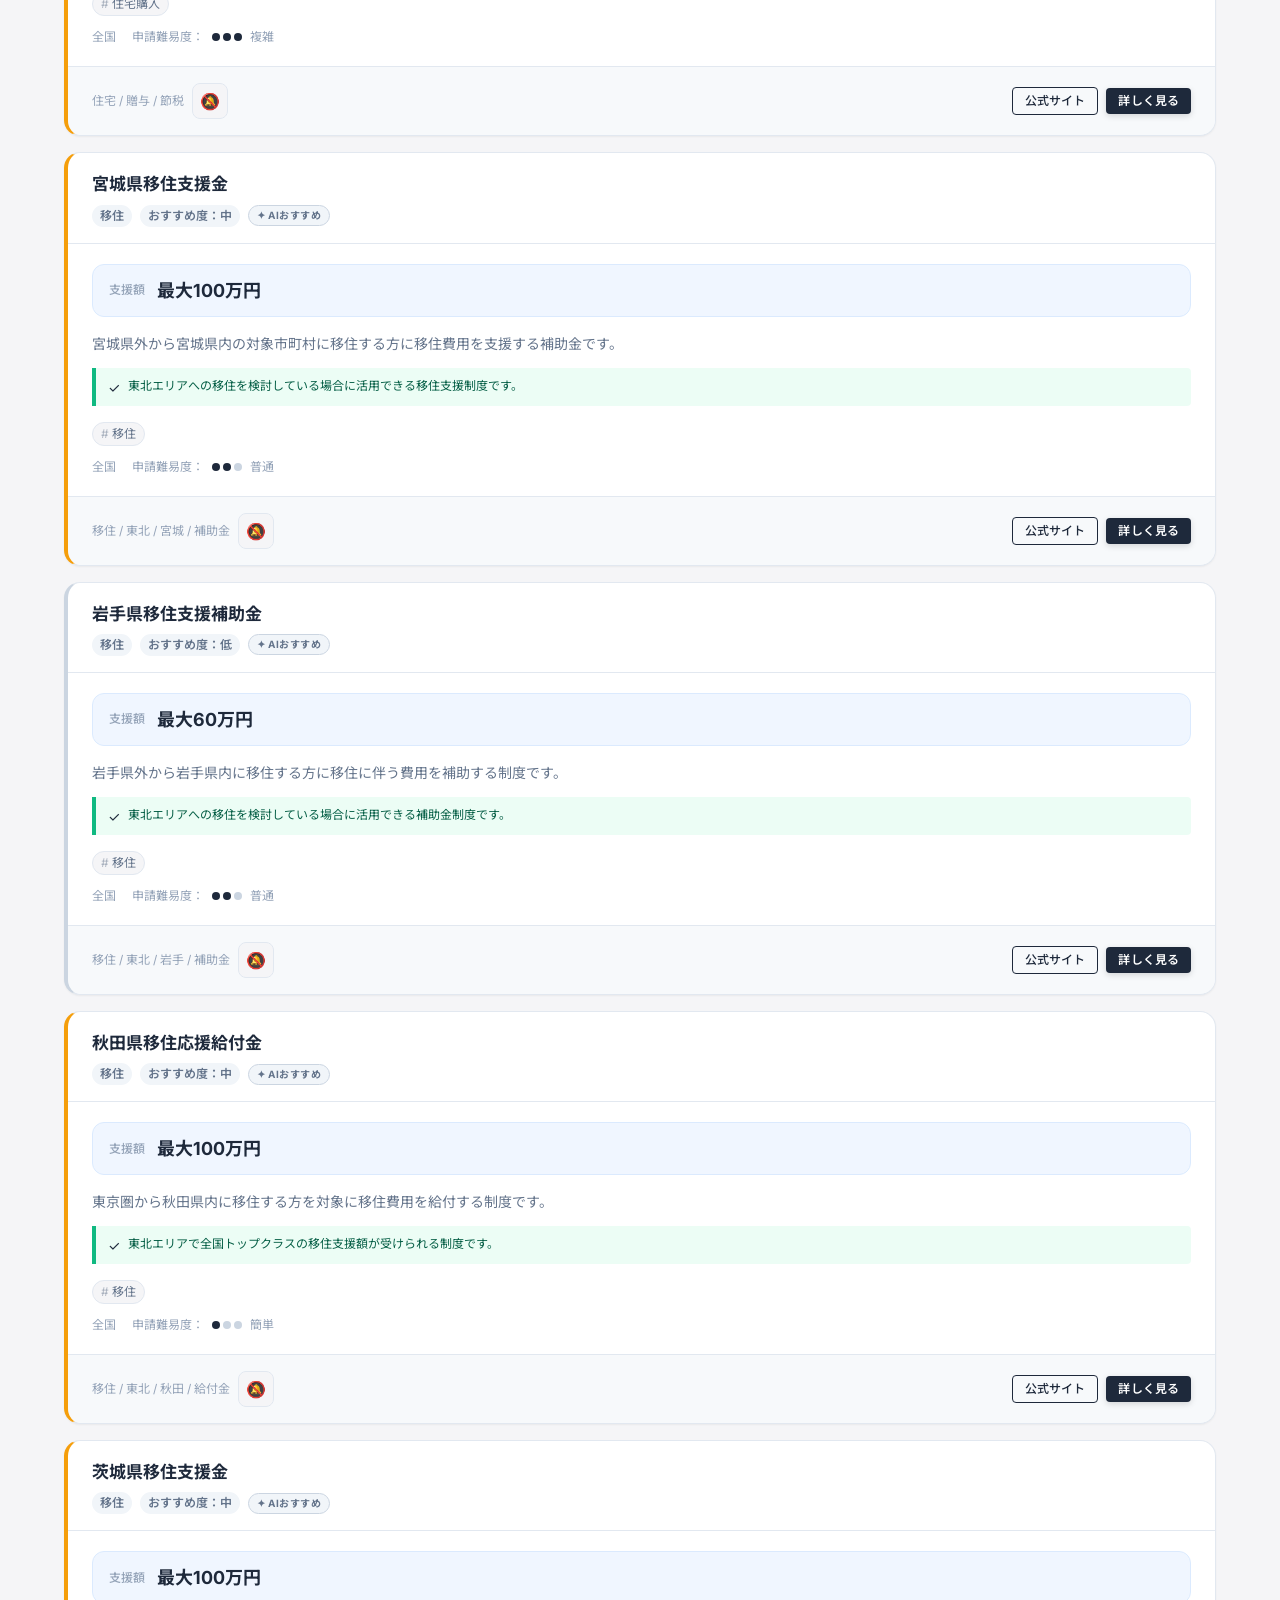
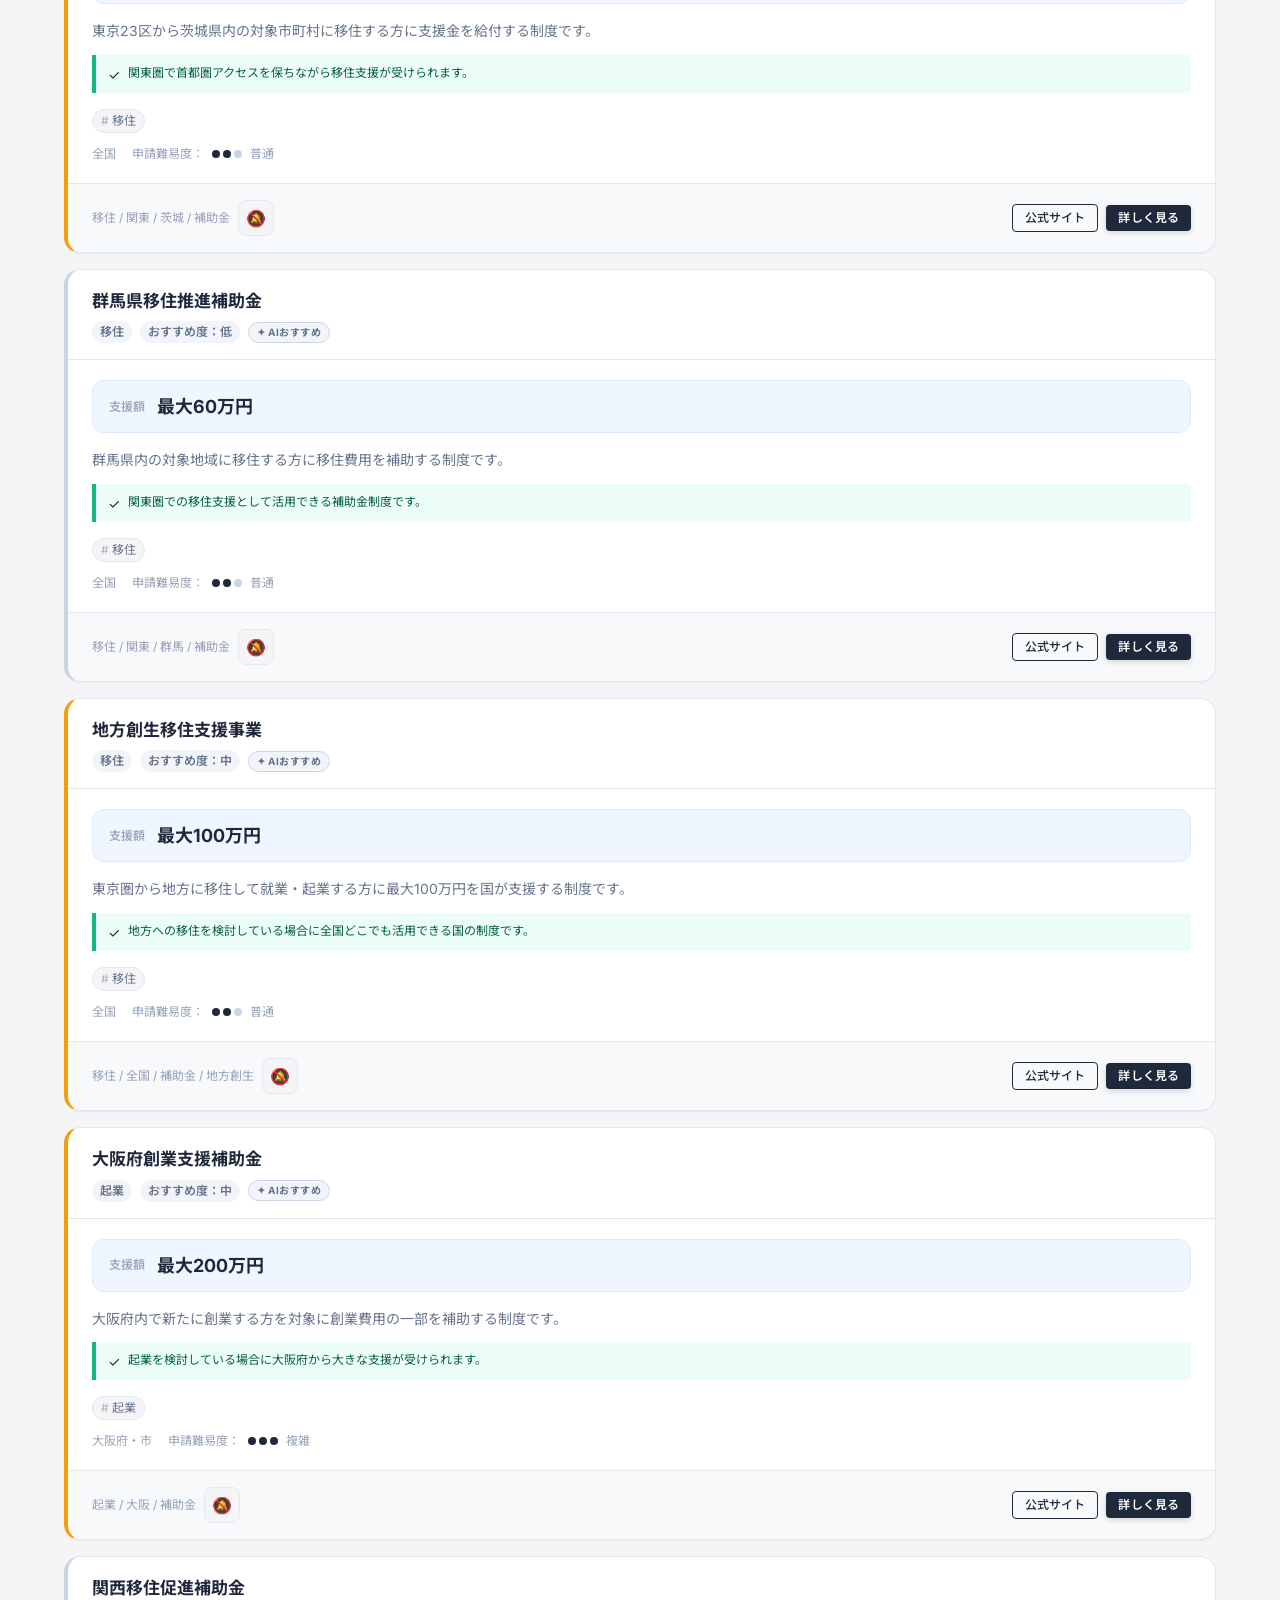
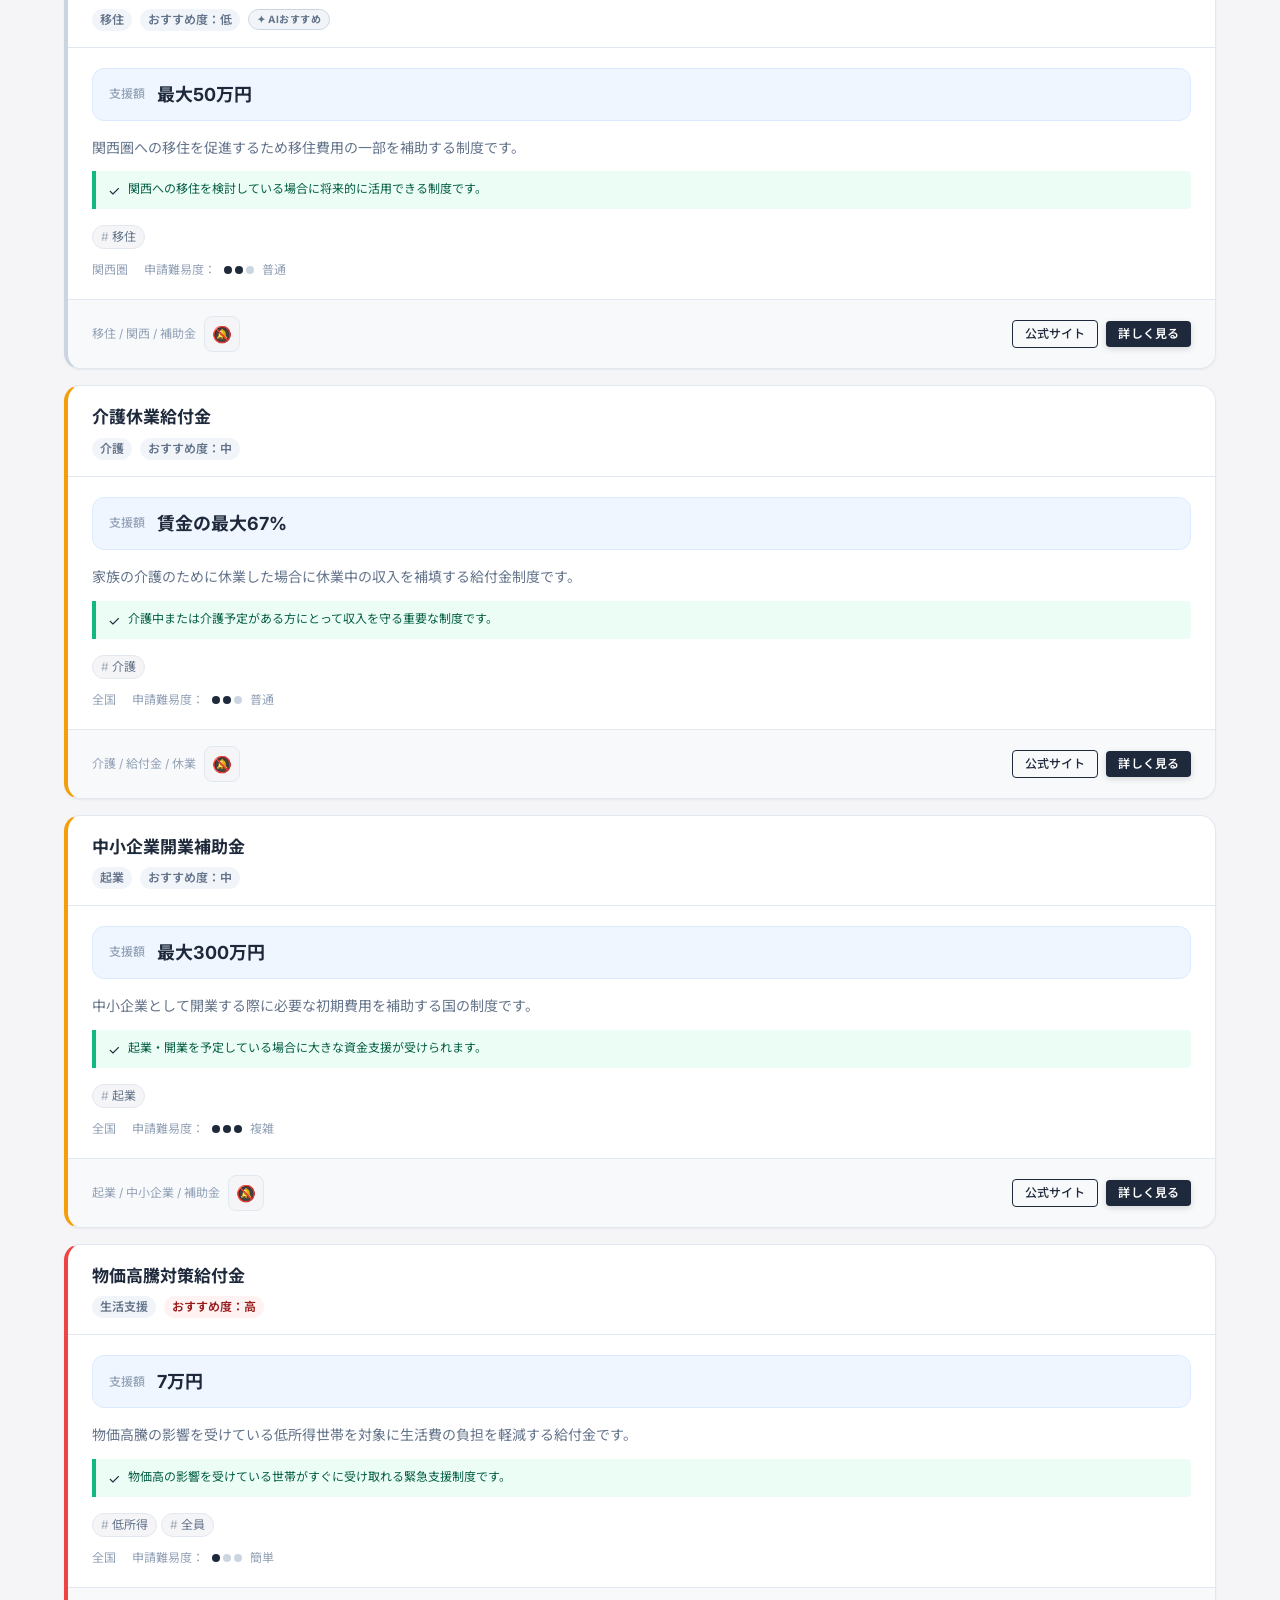
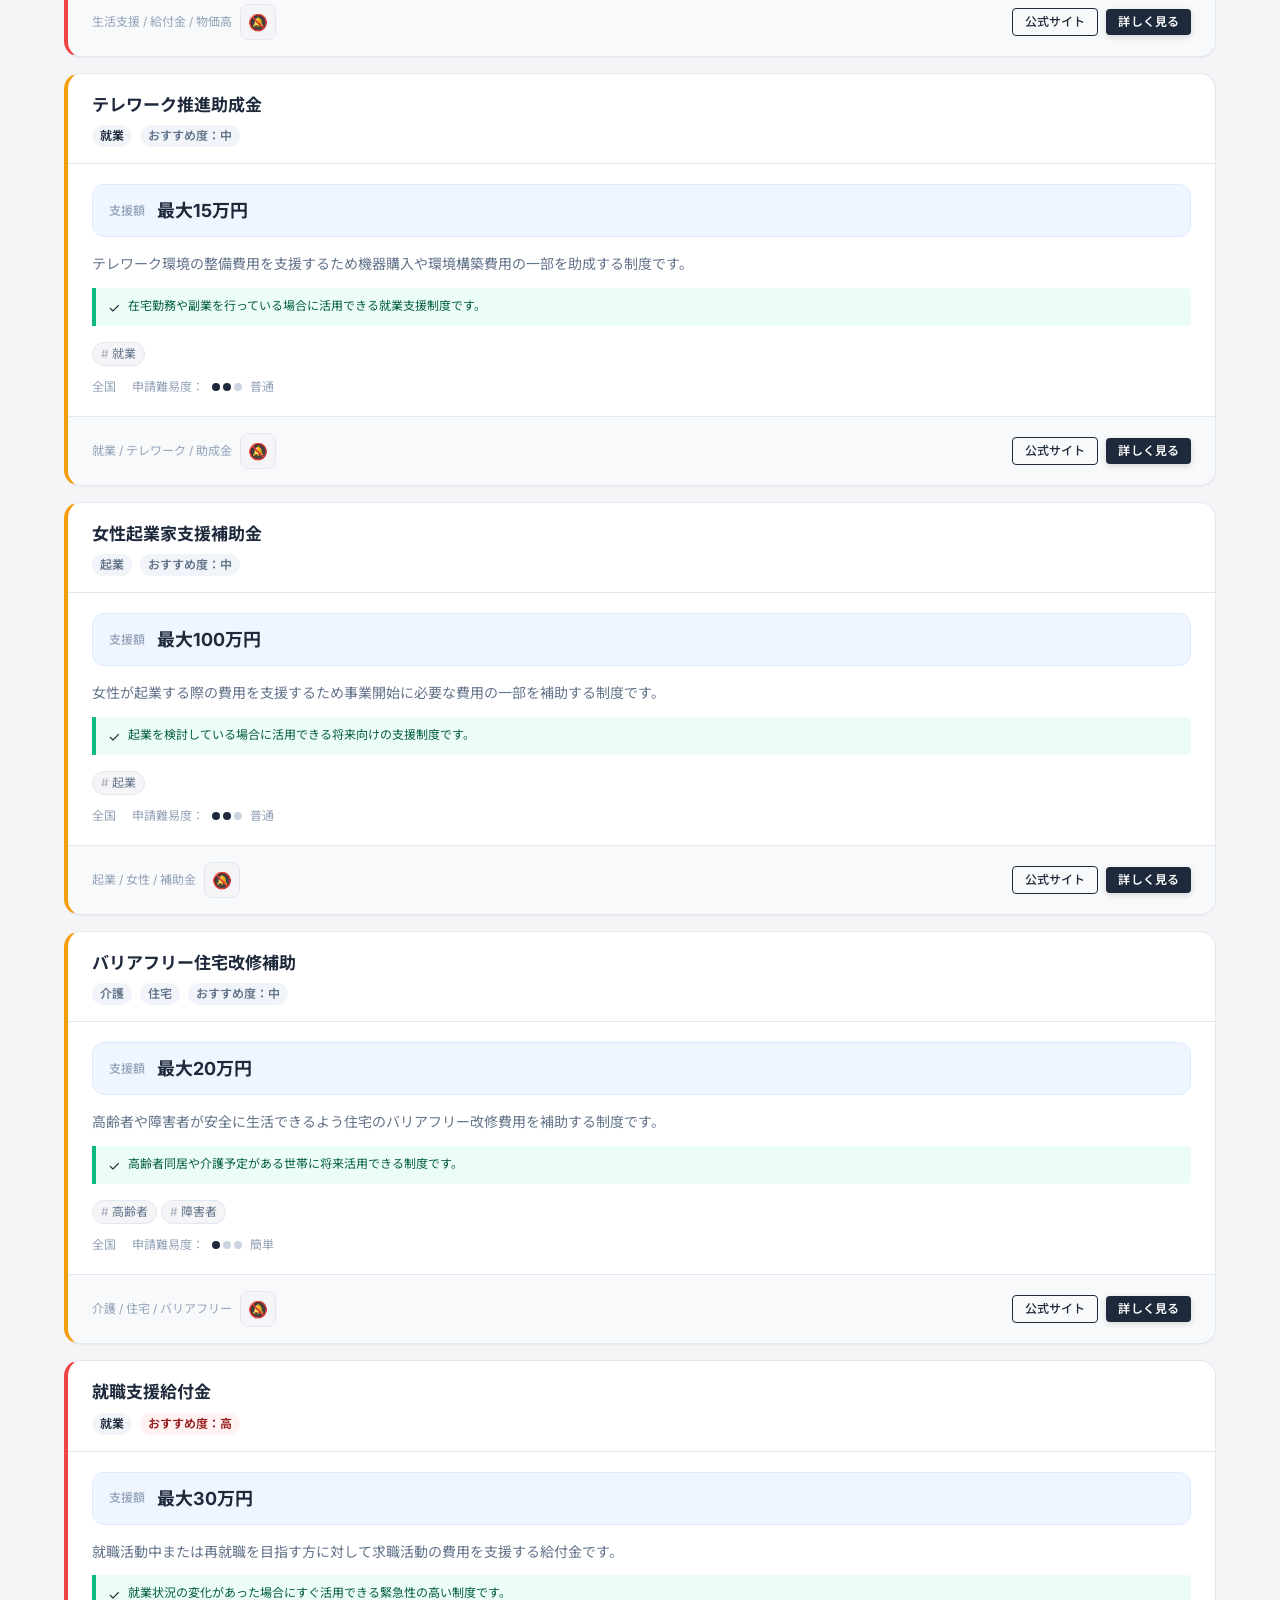
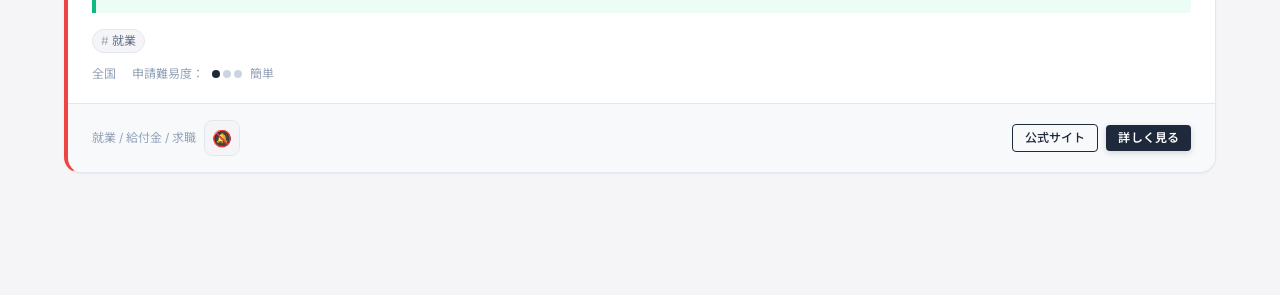
<file: recommend.html>
<!DOCTYPE html>
<html lang="ja">
<head>
  <meta charset="UTF-8" />
  <meta name="viewport" content="width=device-width, initial-scale=1.0" />
  <meta name="description" content="あなたのプロフィールに基づいた補助金・支援制度のおすすめ診断結果です。" />
  <title>診断結果 - あなたへのおすすめ制度 | 補助金レコメンド</title>
  <link rel="stylesheet" href="style.css" />
  <link rel="manifest" href="manifest.webmanifest" />
  <meta name="theme-color" content="#1E293B" />
  <link rel="apple-touch-icon" href="icon/app_icon.png" />
</head>
<body>

  <!-- ローディングオーバーレイ -->
  <div id="loadingOverlay" class="loading-overlay">
    <div class="loading-overlay__logo">補助金レコメンド</div>
    <div class="loading-spinner"></div>
    <div class="loading-overlay__text">AIが最適な制度を分析中...</div>
  </div>

  <!-- ページ本体 -->
  <main class="page-wrapper">
    <div class="container" style="padding-top: var(--space-5); padding-bottom: var(--space-16);">

      <!-- フィルターバー -->
      <div class="filter-bar">
        <!-- 検索 -->
        <div class="filter-bar__search">
          <span class="filter-bar__search-icon">
            <img src="icon/search.svg" alt="" style="width:16px;height:16px;opacity:0.45;vertical-align:middle;">
          </span>
          <input
            type="text"
            id="searchInput"
            placeholder="制度名・キーワードで検索"
            autocomplete="off"
          />
        </div>

        <div class="filter-bar__divider"></div>

        <!-- ソート -->
        <div class="filter-bar__select">
          <select id="sortSelect" aria-label="並び替え">
            <option value="score">おすすめ順</option>
            <option value="amount">金額が多い順</option>
            <option value="difficulty">申請しやすい順</option>
          </select>
        </div>
      </div>

      <!-- カテゴリフィルターチップ -->
      <div class="filter-chips" id="categoryFilter" style="margin-bottom: var(--space-5);">
        <button class="filter-chip active" data-category="全て">全て</button>
        <button class="filter-chip" data-category="子育て">子育て</button>
        <button class="filter-chip" data-category="住宅">住宅</button>
        <button class="filter-chip" data-category="移住">移住</button>
        <button class="filter-chip" data-category="起業">起業</button>
        <button class="filter-chip" data-category="就業">就業</button>
        <button class="filter-chip" data-category="介護">介護</button>
        <button class="filter-chip" data-category="生活支援">生活支援</button>
      </div>

      <!-- タブナビゲーション -->
      <nav class="tab-nav" role="tablist">
        <button
          class="tab-btn active"
          data-tab="recommend"
          role="tab"
          aria-selected="true"
          aria-controls="tabRecommend"
        >
          あなたにおすすめ
          <span class="tab-count" id="tabCountRecommend">0</span>
        </button>
        <button
          class="tab-btn"
          data-tab="now"
          role="tab"
          aria-selected="false"
          aria-controls="tabNow"
        >
          すぐ受け取れそう
          <span class="tab-count" id="tabCountNow">0</span>
        </button>
        <button
          class="tab-btn"
          data-tab="future"
          role="tab"
          aria-selected="false"
          aria-controls="tabFuture"
        >
          将来・条件次第
          <span class="tab-count" id="tabCountFuture">0</span>
        </button>
        <!-- 移住するならタブ（relocation=true の場合のみ表示） -->
        <button
          class="tab-btn"
          data-tab="relocation"
          role="tab"
          aria-selected="false"
          aria-controls="tabRelocation"
          id="tabBtnRelocation"
          style="display: none;"
        >
          移住するなら
          <span class="tab-count" id="tabCountRelocation">0</span>
        </button>
      </nav>

      <!-- タブコンテンツ：おすすめ -->
      <div
        id="tabRecommend"
        class="tab-content"
        role="tabpanel"
        aria-labelledby="tab-recommend"
        style="display: block;"
      >
        <!-- スケルトン（初期表示） -->
        <div class="cards-list" id="skeletonRecommend">
          <div class="skeleton-card">
            <div class="skeleton skeleton-line skeleton-line--medium" style="margin-bottom: 8px; height: 20px;"></div>
            <div style="display:flex; gap: 8px; margin-bottom: 12px;">
              <div class="skeleton skeleton-line" style="width: 60px; height: 20px;"></div>
              <div class="skeleton skeleton-line" style="width: 80px; height: 20px;"></div>
            </div>
            <div class="skeleton skeleton-block" style="margin-bottom: 12px;"></div>
            <div class="skeleton skeleton-line skeleton-line--full" style="margin-bottom: 6px; height: 14px;"></div>
            <div class="skeleton skeleton-line skeleton-line--medium" style="height: 14px;"></div>
          </div>
          <div class="skeleton-card">
            <div class="skeleton skeleton-line skeleton-line--medium" style="margin-bottom: 8px; height: 20px;"></div>
            <div style="display:flex; gap: 8px; margin-bottom: 12px;">
              <div class="skeleton skeleton-line" style="width: 70px; height: 20px;"></div>
              <div class="skeleton skeleton-line" style="width: 90px; height: 20px;"></div>
            </div>
            <div class="skeleton skeleton-block" style="margin-bottom: 12px;"></div>
            <div class="skeleton skeleton-line skeleton-line--full" style="margin-bottom: 6px; height: 14px;"></div>
            <div class="skeleton skeleton-line" style="width: 60%; height: 14px;"></div>
          </div>
          <div class="skeleton-card">
            <div class="skeleton skeleton-line skeleton-line--medium" style="margin-bottom: 8px; height: 20px;"></div>
            <div style="display:flex; gap: 8px; margin-bottom: 12px;">
              <div class="skeleton skeleton-line" style="width: 65px; height: 20px;"></div>
              <div class="skeleton skeleton-line" style="width: 75px; height: 20px;"></div>
            </div>
            <div class="skeleton skeleton-block" style="margin-bottom: 12px;"></div>
            <div class="skeleton skeleton-line skeleton-line--full" style="margin-bottom: 6px; height: 14px;"></div>
            <div class="skeleton skeleton-line skeleton-line--short" style="height: 14px;"></div>
          </div>
        </div>
      </div>

      <!-- タブコンテンツ：すぐ受け取れそう -->
      <div
        id="tabNow"
        class="tab-content"
        role="tabpanel"
        aria-labelledby="tab-now"
        style="display: none;"
      >
        <!-- recommend.js により動的生成 -->
      </div>

      <!-- タブコンテンツ：将来・条件次第 -->
      <div
        id="tabFuture"
        class="tab-content"
        role="tabpanel"
        aria-labelledby="tab-future"
        style="display: none;"
      >
        <!-- recommend.js により動的生成 -->
      </div>

      <!-- タブコンテンツ：移住するなら -->
      <div
        id="tabRelocation"
        class="tab-content"
        role="tabpanel"
        aria-labelledby="tab-relocation"
        style="display: none;"
      >
        <!-- recommend.js により動的生成 -->
      </div>

      <!-- 空の状態テンプレート（非表示） -->
      <div id="emptyState" class="empty-state" style="display: none;" aria-hidden="true">
        <div class="empty-state__title">該当する制度が見つかりませんでした</div>
        <div class="empty-state__text">
          検索条件やフィルターを変更してお試しください。<br>
          または<a href="account.html" style="color: var(--color-secondary); text-decoration: underline;">入力情報を変更</a>することでより多くの制度が表示される場合があります。
        </div>
      </div>

    </div>
    <!-- /container -->
  </main>

  <!-- フッターナビ -->
  <nav class="footer-nav" aria-label="メインナビゲーション">
    <a href="account.html" class="footer-nav__item">
      <img src="icon/human.svg" class="footer-nav__icon" alt="">
      <span class="footer-nav__label">アカウント</span>
    </a>
    <a href="recommend.html" class="footer-nav__item active">
      <img src="icon/search.svg" class="footer-nav__icon" alt="">
      <span class="footer-nav__label">探す</span>
    </a>
    <a href="notice.html" class="footer-nav__item">
      <img src="icon/notice.svg" class="footer-nav__icon" alt="">
      <span class="footer-nav__label">通知</span>
    </a>
  </nav>

  <script src="recommend.js"></script>
</body>
</html>
</file>
<file: style.css>
@import url('https://fonts.googleapis.com/css2?family=Inter:wght@400;500;600;700&family=Noto+Sans+JP:wght@400;500;700&display=swap');

/* ===================================
   CSS カスタムプロパティ（デザインシステム）
   =================================== */
:root {
  /* カラーパレット */
  --color-primary: #1E293B;
  --color-primary-dark: #0F172A;
  --color-primary-light: #334155;
  --color-secondary: #1E293B;
  --color-accent: #475569;
  --color-accent-light: #F1F5F9;
  --color-background: #F5F5F7;
  --color-surface: #FFFFFF;
  --color-border: #E2E8F0;
  --color-border-dark: #CBD5E1;
  --color-text-primary: #1E293B;
  --color-text-secondary: #64748B;
  --color-text-muted: #94A3B8;

  /* ステータスカラー */
  --color-success: #10B981;
  --color-success-light: #D1FAE5;
  --color-warning: #F59E0B;
  --color-warning-light: #FEF3C7;
  --color-danger: #EF4444;
  --color-danger-light: #FEE2E2;
  --color-info: #3B82F6;
  --color-info-light: #DBEAFE;

  /* タイポグラフィ */
  --font-sans: 'Inter', 'Noto Sans JP', 'Hiragino Sans', sans-serif;
  --font-size-xs: 0.75rem;
  --font-size-sm: 0.875rem;
  --font-size-base: 1rem;
  --font-size-md: 1.0625rem;
  --font-size-lg: 1.125rem;
  --font-size-xl: 1.25rem;
  --font-size-2xl: 1.5rem;
  --font-size-3xl: 1.875rem;
  --font-size-4xl: 2.25rem;
  --font-size-5xl: 3rem;
  --font-weight-normal: 400;
  --font-weight-medium: 500;
  --font-weight-semibold: 600;
  --font-weight-bold: 700;
  --line-height-tight: 1.25;
  --line-height-snug: 1.375;
  --line-height-normal: 1.5;
  --line-height-relaxed: 1.625;

  /* スペーシング */
  --space-1: 0.25rem;
  --space-2: 0.5rem;
  --space-3: 0.75rem;
  --space-4: 1rem;
  --space-5: 1.25rem;
  --space-6: 1.5rem;
  --space-8: 2rem;
  --space-10: 2.5rem;
  --space-12: 3rem;
  --space-16: 4rem;
  --space-20: 5rem;

  /* ボーダー半径 */
  --radius-sm: 4px;
  --radius-md: 8px;
  --radius-lg: 12px;
  --radius-xl: 16px;
  --radius-2xl: 20px;
  --radius-full: 9999px;

  /* シャドウ */
  --shadow-sm: 0 1px 2px 0 rgba(0, 0, 0, 0.05);
  --shadow-md: 0 4px 6px -1px rgba(0, 0, 0, 0.1), 0 2px 4px -1px rgba(0, 0, 0, 0.06);
  --shadow-lg: 0 10px 15px -3px rgba(0, 0, 0, 0.1), 0 4px 6px -2px rgba(0, 0, 0, 0.05);
  --shadow-xl: 0 20px 25px -5px rgba(0, 0, 0, 0.1), 0 10px 10px -5px rgba(0, 0, 0, 0.04);
  --shadow-focus: 0 0 0 3px rgba(30, 41, 59, 0.12);

  /* トランジション */
  --transition-fast: 0.15s ease;
  --transition-normal: 0.2s ease;
  --transition-slow: 0.3s ease;

  /* ヘッダー高さ */
  --header-height: 64px;

  /* フッターナビ高さ */
  --footer-nav-height: 58px;
}

/* ===================================
   リセット・ベーススタイル
   =================================== */
*, *::before, *::after {
  box-sizing: border-box;
  margin: 0;
  padding: 0;
}

html {
  font-size: 16px;
  scroll-behavior: smooth;
  -webkit-text-size-adjust: 100%;
}

body {
  font-family: var(--font-sans);
  font-size: var(--font-size-base);
  font-weight: var(--font-weight-normal);
  line-height: var(--line-height-normal);
  color: var(--color-text-primary);
  background-color: var(--color-background);
  -webkit-font-smoothing: antialiased;
  -moz-osx-font-smoothing: grayscale;
}

img, video {
  max-width: 100%;
  height: auto;
  display: block;
}

input, button, textarea, select {
  font: inherit;
}

a {
  color: inherit;
  text-decoration: none;
}

ul, ol {
  list-style: none;
}

/* スクロールバースタイル */
::-webkit-scrollbar {
  width: 6px;
  height: 6px;
}

::-webkit-scrollbar-track {
  background: var(--color-background);
}

::-webkit-scrollbar-thumb {
  background: var(--color-border-dark);
  border-radius: var(--radius-full);
}

::-webkit-scrollbar-thumb:hover {
  background: var(--color-text-muted);
}

/* ===================================
   レイアウト
   =================================== */
.container {
  max-width: 1200px;
  margin: 0 auto;
  padding: 0 var(--space-6);
}

.page-wrapper {
  min-height: 100vh;
  padding-top: 0;
  padding-bottom: var(--footer-nav-height);
}

/* ===================================
   ヘッダー
   =================================== */
.header {
  position: fixed;
  top: 0;
  left: 0;
  right: 0;
  height: var(--header-height);
  background-color: var(--color-surface);
  border-bottom: 1px solid var(--color-border);
  box-shadow: var(--shadow-sm);
  z-index: 100;
  display: flex;
  align-items: center;
}

.header__inner {
  width: 100%;
  max-width: 1200px;
  margin: 0 auto;
  padding: 0 var(--space-6);
  display: flex;
  align-items: center;
  justify-content: space-between;
  gap: var(--space-4);
}

.header__logo {
  display: flex;
  flex-direction: column;
  gap: 0;
  text-decoration: none;
}

.header__logo-text {
  font-size: var(--font-size-xl);
  font-weight: var(--font-weight-bold);
  color: var(--color-primary);
  line-height: 1.1;
  letter-spacing: -0.02em;
}

.header__logo-tagline {
  font-size: var(--font-size-xs);
  color: var(--color-text-muted);
  font-weight: var(--font-weight-normal);
  line-height: 1.2;
}

.header__nav {
  display: flex;
  align-items: center;
  gap: var(--space-2);
}

.header__nav a {
  display: inline-flex;
  align-items: center;
  gap: var(--space-1);
  padding: var(--space-2) var(--space-4);
  font-size: var(--font-size-sm);
  font-weight: var(--font-weight-medium);
  color: var(--color-text-secondary);
  border-radius: var(--radius-md);
  transition: color var(--transition-normal), background-color var(--transition-normal);
}

.header__nav a:hover {
  color: var(--color-primary);
  background-color: rgba(27, 79, 138, 0.06);
}

.header__nav .btn-nav-primary {
  background-color: var(--color-primary);
  color: white;
  padding: var(--space-2) var(--space-5);
}

.header__nav .btn-nav-primary:hover {
  background-color: var(--color-primary-dark);
  color: white;
}

.header__back {
  display: inline-flex;
  align-items: center;
  gap: var(--space-2);
  font-size: var(--font-size-sm);
  font-weight: var(--font-weight-medium);
  color: var(--color-text-secondary);
  padding: var(--space-2) var(--space-3);
  border-radius: var(--radius-md);
  transition: all var(--transition-normal);
}

.header__back:hover {
  color: var(--color-primary);
  background-color: rgba(27, 79, 138, 0.06);
}

/* ===================================
   ヒーローセクション
   =================================== */
.hero {
  background: var(--color-primary);
  color: white;
  padding: var(--space-16) var(--space-6);
  text-align: center;
  position: relative;
  overflow: hidden;
}

.hero::before {
  content: '';
  position: absolute;
  inset: 0;
  background: transparent;
  pointer-events: none;
}

.hero::after {
  content: '';
  position: absolute;
  bottom: -2px;
  left: 0;
  right: 0;
  height: 40px;
  background: var(--color-background);
  clip-path: ellipse(55% 100% at 50% 100%);
}

.hero__inner {
  position: relative;
  max-width: 800px;
  margin: 0 auto;
}

.hero__badge {
  display: inline-flex;
  align-items: center;
  gap: var(--space-2);
  background: rgba(255, 255, 255, 0.15);
  backdrop-filter: blur(8px);
  border: 1px solid rgba(255, 255, 255, 0.25);
  color: white;
  padding: var(--space-2) var(--space-4);
  border-radius: var(--radius-full);
  font-size: var(--font-size-sm);
  font-weight: var(--font-weight-medium);
  margin-bottom: var(--space-6);
  letter-spacing: 0.02em;
}

.hero__title {
  font-size: clamp(var(--font-size-2xl), 4vw, var(--font-size-4xl));
  font-weight: var(--font-weight-bold);
  line-height: var(--line-height-tight);
  margin-bottom: var(--space-5);
  letter-spacing: -0.02em;
}

.hero__subtitle {
  font-size: var(--font-size-md);
  line-height: var(--line-height-relaxed);
  color: rgba(255, 255, 255, 0.85);
  margin-bottom: var(--space-10);
  max-width: 600px;
  margin-left: auto;
  margin-right: auto;
}

.hero__stats {
  display: flex;
  justify-content: center;
  gap: var(--space-8);
  flex-wrap: wrap;
}

.hero__stat {
  display: flex;
  flex-direction: column;
  align-items: center;
  gap: var(--space-1);
}

.hero__stat-value {
  font-size: var(--font-size-2xl);
  font-weight: var(--font-weight-bold);
  color: white;
}

.hero__stat-label {
  font-size: var(--font-size-xs);
  color: rgba(255, 255, 255, 0.75);
  white-space: nowrap;
}

/* ===================================
   フォームカード
   =================================== */
.form-card {
  background: var(--color-surface);
  border-radius: var(--radius-xl);
  box-shadow: var(--shadow-lg);
  padding: var(--space-10);
  border: 1px solid var(--color-border);
}

.form-card__title {
  font-size: var(--font-size-xl);
  font-weight: var(--font-weight-bold);
  color: var(--color-text-primary);
  margin-bottom: var(--space-6);
  padding-bottom: var(--space-4);
  border-bottom: 2px solid var(--color-border);
}

.form-section {
  margin-bottom: var(--space-8);
}

.form-section__title {
  display: flex;
  align-items: center;
  gap: var(--space-3);
  font-size: var(--font-size-base);
  font-weight: var(--font-weight-semibold);
  color: var(--color-text-primary);
  margin-bottom: var(--space-4);
}

.form-section__title::before {
  content: '';
  display: block;
  width: 4px;
  height: 18px;
  background: var(--color-primary);
  border-radius: var(--radius-full);
  flex-shrink: 0;
}

.form-section__desc {
  font-size: var(--font-size-sm);
  color: var(--color-text-secondary);
  margin-bottom: var(--space-4);
  margin-top: -var(--space-2);
}

.form-group {
  margin-bottom: var(--space-5);
}

.form-group label {
  display: block;
  font-size: var(--font-size-sm);
  font-weight: var(--font-weight-medium);
  color: var(--color-text-secondary);
  margin-bottom: var(--space-2);
}

.form-group label .required {
  color: var(--color-danger);
  margin-left: var(--space-1);
}

.form-grid {
  display: grid;
  grid-template-columns: repeat(2, 1fr);
  gap: var(--space-4);
}

/* 入力フィールド */
.input,
input[type="text"],
input[type="number"],
input[type="email"],
textarea {
  width: 100%;
  padding: var(--space-3) var(--space-4);
  border: 1.5px solid var(--color-border);
  border-radius: var(--radius-md);
  font-size: var(--font-size-base);
  font-family: var(--font-sans);
  color: var(--color-text-primary);
  background-color: var(--color-surface);
  transition: border-color var(--transition-normal), box-shadow var(--transition-normal);
  outline: none;
  appearance: none;
}

.input:focus,
input[type="text"]:focus,
input[type="number"]:focus,
input[type="email"]:focus,
textarea:focus {
  border-color: var(--color-secondary);
  box-shadow: var(--shadow-focus);
}

.input::placeholder,
input::placeholder {
  color: var(--color-text-muted);
}

select {
  width: 100%;
  padding: var(--space-3) var(--space-4);
  padding-right: var(--space-10);
  border: 1.5px solid var(--color-border);
  border-radius: var(--radius-md);
  font-size: var(--font-size-base);
  font-family: var(--font-sans);
  color: var(--color-text-primary);
  background-color: var(--color-surface);
  background-image: url("data:image/svg+xml,%3Csvg xmlns='http://www.w3.org/2000/svg' width='16' height='16' viewBox='0 0 24 24' fill='none' stroke='%2364748B' stroke-width='2'%3E%3Cpath d='M6 9l6 6 6-6'/%3E%3C/svg%3E");
  background-repeat: no-repeat;
  background-position: right var(--space-3) center;
  cursor: pointer;
  transition: border-color var(--transition-normal), box-shadow var(--transition-normal);
  outline: none;
  appearance: none;
}

select:focus {
  border-color: var(--color-secondary);
  box-shadow: var(--shadow-focus);
}

/* チップグループ（ラジオ・チェックボックス） */
.chip-group {
  display: flex;
  flex-wrap: wrap;
  gap: var(--space-2);
}

.chip {
  display: inline-flex;
  align-items: center;
  gap: var(--space-2);
  padding: var(--space-2) var(--space-4);
  border: 1.5px solid var(--color-border);
  border-radius: var(--radius-full);
  font-size: var(--font-size-sm);
  font-weight: var(--font-weight-medium);
  color: var(--color-text-secondary);
  background-color: var(--color-surface);
  cursor: pointer;
  transition: all var(--transition-normal);
  user-select: none;
  white-space: nowrap;
}

.chip:hover {
  border-color: var(--color-secondary);
  color: var(--color-secondary);
  background-color: rgba(37, 99, 235, 0.04);
}

.chip input[type="radio"],
.chip input[type="checkbox"] {
  position: absolute;
  opacity: 0;
  width: 0;
  height: 0;
}

.chip.active,
.chip--active {
  border-color: var(--color-secondary);
  color: var(--color-secondary);
  background-color: rgba(37, 99, 235, 0.08);
  font-weight: var(--font-weight-semibold);
}

.chip.active::before,
.chip--active::before {
  content: '✓';
  font-size: var(--font-size-xs);
  font-weight: var(--font-weight-bold);
}

/* ===================================
   ボタン
   =================================== */
.btn-primary {
  display: inline-flex;
  align-items: center;
  justify-content: center;
  gap: var(--space-2);
  padding: var(--space-4) var(--space-8);
  background: var(--color-primary);
  color: white;
  border: none;
  border-radius: var(--radius-lg);
  font-size: var(--font-size-base);
  font-weight: var(--font-weight-semibold);
  font-family: var(--font-sans);
  cursor: pointer;
  transition: all var(--transition-normal);
  text-decoration: none;
  letter-spacing: 0.01em;
  box-shadow: 0 2px 6px rgba(0, 0, 0, 0.15);
}

.btn-primary:hover {
  box-shadow: 0 4px 12px rgba(0, 0, 0, 0.2);
  background: var(--color-primary-dark);
}

.btn-primary:active {
  box-shadow: 0 1px 4px rgba(0, 0, 0, 0.15);
}

.btn-primary:disabled {
  opacity: 0.6;
  cursor: not-allowed;
  transform: none;
  box-shadow: none;
}

.btn-primary--full {
  width: 100%;
}

.btn-primary--large {
  padding: var(--space-5) var(--space-10);
  font-size: var(--font-size-lg);
  border-radius: var(--radius-xl);
}

.btn-outline {
  display: inline-flex;
  align-items: center;
  justify-content: center;
  gap: var(--space-2);
  padding: var(--space-2) var(--space-5);
  background: transparent;
  color: var(--color-secondary);
  border: 1.5px solid var(--color-secondary);
  border-radius: var(--radius-md);
  font-size: var(--font-size-sm);
  font-weight: var(--font-weight-medium);
  font-family: var(--font-sans);
  cursor: pointer;
  transition: all var(--transition-normal);
  text-decoration: none;
}

.btn-outline:hover {
  background: rgba(37, 99, 235, 0.06);
  border-color: var(--color-primary);
  color: var(--color-primary);
}

.btn-ghost {
  display: inline-flex;
  align-items: center;
  justify-content: center;
  gap: var(--space-2);
  padding: var(--space-2) var(--space-3);
  background: transparent;
  color: var(--color-text-secondary);
  border: 1px solid transparent;
  border-radius: var(--radius-md);
  font-size: var(--font-size-sm);
  font-weight: var(--font-weight-medium);
  font-family: var(--font-sans);
  cursor: pointer;
  transition: all var(--transition-normal);
  text-decoration: none;
}

.btn-ghost:hover {
  background: var(--color-background);
  color: var(--color-text-primary);
}

.btn-small {
  padding: var(--space-1) var(--space-3);
  font-size: var(--font-size-xs);
  border-radius: var(--radius-sm);
}

.btn-icon {
  display: inline-flex;
  align-items: center;
  justify-content: center;
  width: 36px;
  height: 36px;
  background: var(--color-background);
  border: 1px solid var(--color-border);
  border-radius: var(--radius-md);
  color: var(--color-text-secondary);
  cursor: pointer;
  transition: all var(--transition-normal);
  font-size: 1rem;
}

.btn-icon:hover {
  background: var(--color-border);
  color: var(--color-text-primary);
}

.btn-icon.active {
  background: rgba(37, 99, 235, 0.1);
  border-color: var(--color-secondary);
  color: var(--color-secondary);
}

/* ===================================
   バッジ
   =================================== */
.badge {
  display: inline-flex;
  align-items: center;
  gap: var(--space-1);
  padding: 2px var(--space-2);
  border-radius: var(--radius-full);
  font-size: var(--font-size-xs);
  font-weight: var(--font-weight-semibold);
  white-space: nowrap;
}

.badge--green {
  background-color: #F1F5F9;
  color: var(--color-text-secondary);
}

.badge--blue {
  background-color: #F1F5F9;
  color: var(--color-text-secondary);
}

.badge--orange {
  background-color: #F1F5F9;
  color: var(--color-text-secondary);
}

.badge--red {
  background-color: #FEF2F2;
  color: #991B1B;
}

.badge--gray {
  background-color: #F1F5F9;
  color: var(--color-text-secondary);
}

.badge--cyan {
  background-color: #F1F5F9;
  color: var(--color-text-secondary);
}

.badge--navy {
  background-color: #F1F5F9;
  color: var(--color-primary);
}

/* ===================================
   補助金カード
   =================================== */
.subsidy-card {
  background: var(--color-surface);
  border: 1px solid var(--color-border);
  border-radius: var(--radius-xl);
  box-shadow: var(--shadow-sm);
  transition: transform var(--transition-normal), box-shadow var(--transition-normal);
  overflow: hidden;
  animation: fadeInUp 0.4s ease both;
  position: relative;
}

.subsidy-card:hover {
  transform: translateY(-3px);
  box-shadow: var(--shadow-lg);
}

/* おすすめ度による左ボーダーカラー */
.subsidy-card[data-urgency="high"] {
  border-left: 4px solid var(--color-danger);
}

.subsidy-card[data-urgency="medium"] {
  border-left: 4px solid var(--color-warning);
}

.subsidy-card[data-urgency="low"] {
  border-left: 4px solid var(--color-border-dark);
}

.card-header {
  padding: var(--space-5) var(--space-6) var(--space-4);
  display: flex;
  align-items: flex-start;
  gap: var(--space-3);
  border-bottom: 1px solid var(--color-border);
}

.card-header__info {
  flex: 1;
  min-width: 0;
}

.card-header__name {
  font-size: var(--font-size-md);
  font-weight: var(--font-weight-bold);
  color: var(--color-text-primary);
  line-height: var(--line-height-snug);
  margin-bottom: var(--space-2);
}

.card-header__badges {
  display: flex;
  flex-wrap: wrap;
  gap: var(--space-2);
  align-items: center;
}

.card-body {
  padding: var(--space-5) var(--space-6);
}

.card-amount {
  background: #f0f6ff;
  border: 1px solid #dbeafe;
  border-radius: var(--radius-lg);
  padding: var(--space-3) var(--space-4);
  margin-bottom: var(--space-4);
  display: flex;
  align-items: center;
  gap: var(--space-3);
}

.card-amount__label {
  font-size: var(--font-size-xs);
  color: var(--color-text-muted);
  font-weight: var(--font-weight-medium);
  white-space: nowrap;
}

.card-amount__value {
  font-size: var(--font-size-lg);
  font-weight: var(--font-weight-bold);
  color: var(--color-primary);
  flex: 1;
}

.card-summary {
  font-size: var(--font-size-sm);
  color: var(--color-text-secondary);
  line-height: var(--line-height-relaxed);
  margin-bottom: var(--space-3);
}

.card-reason {
  display: flex;
  align-items: flex-start;
  gap: var(--space-2);
  background: #ecfdf5;
  border-left: 4px solid #10b981;
  padding: var(--space-2) var(--space-3);
  border-radius: 0 var(--radius-sm) var(--radius-sm) 0;
  margin-bottom: var(--space-4);
}

.card-reason__icon {
  font-size: 0.875rem;
  flex-shrink: 0;
  margin-top: 1px;
}

.card-reason__text {
  font-size: var(--font-size-xs);
  color: #065f46;
  line-height: var(--line-height-relaxed);
}

.card-conditions {
  display: flex;
  flex-wrap: wrap;
  gap: var(--space-1);
  margin-bottom: var(--space-3);
}

.card-condition-tag {
  display: inline-flex;
  align-items: center;
  gap: 3px;
  padding: 2px var(--space-2);
  background: var(--color-background);
  border: 1px solid var(--color-border);
  border-radius: var(--radius-full);
  font-size: var(--font-size-xs);
  color: var(--color-text-secondary);
}

.card-condition-tag::before {
  content: '#';
  opacity: 0.5;
}

.card-meta {
  display: flex;
  align-items: center;
  gap: var(--space-4);
  margin-top: var(--space-3);
}

.card-meta__item {
  display: flex;
  align-items: center;
  gap: var(--space-1);
  font-size: var(--font-size-xs);
  color: var(--color-text-muted);
}

.card-difficulty {
  display: flex;
  align-items: center;
  gap: var(--space-2);
  font-size: var(--font-size-xs);
  color: var(--color-text-muted);
}

.difficulty-dots {
  display: flex;
  gap: 3px;
}

.difficulty-dot {
  width: 8px;
  height: 8px;
  border-radius: 50%;
  background: var(--color-border-dark);
}

.difficulty-dot.filled {
  background: var(--color-secondary);
}

.card-footer {
  padding: var(--space-4) var(--space-6);
  border-top: 1px solid var(--color-border);
  display: flex;
  align-items: center;
  justify-content: space-between;
  gap: var(--space-3);
  background: rgba(240, 244, 248, 0.5);
}

.card-footer__left {
  display: flex;
  align-items: center;
  gap: var(--space-2);
}

.card-footer__right {
  display: flex;
  align-items: center;
  gap: var(--space-2);
}

.card-meta-header {
  display: flex;
  align-items: center;
  gap: var(--space-2);
}

/* プログレスバー（スコア用） */
.score-bar {
  height: 4px;
  background: var(--color-border);
  border-radius: var(--radius-full);
  overflow: hidden;
}

.score-bar__fill {
  height: 100%;
  border-radius: var(--radius-full);
  transition: width 0.8s ease;
}

.score-bar__fill--high {
  background: var(--color-primary);
}

.score-bar__fill--medium {
  background: var(--color-accent);
}

.score-bar__fill--low {
  background: var(--color-border-dark);
}

/* ===================================
   AIバッジ
   =================================== */
.ai-badge {
  display: inline-flex;
  align-items: center;
  gap: 4px;
  padding: 2px var(--space-2);
  background: #F1F5F9;
  border: 1px solid var(--color-border-dark);
  border-radius: var(--radius-full);
  font-size: 10px;
  font-weight: var(--font-weight-bold);
  color: var(--color-text-secondary);
  letter-spacing: 0.05em;
}

/* ===================================
   タブナビゲーション
   =================================== */
.tab-nav {
  display: flex;
  gap: 0;
  border-bottom: 2px solid var(--color-border);
  margin-bottom: var(--space-6);
  overflow-x: auto;
  -webkit-overflow-scrolling: touch;
}

.tab-btn {
  display: inline-flex;
  align-items: center;
  gap: var(--space-2);
  padding: var(--space-3) var(--space-5);
  background: transparent;
  border: none;
  border-bottom: 2px solid transparent;
  margin-bottom: -2px;
  font-size: var(--font-size-sm);
  font-weight: var(--font-weight-medium);
  font-family: var(--font-sans);
  color: var(--color-text-secondary);
  cursor: pointer;
  transition: all var(--transition-normal);
  white-space: nowrap;
}

.tab-btn:hover {
  color: var(--color-secondary);
  background: rgba(37, 99, 235, 0.04);
}

.tab-btn.active {
  color: var(--color-secondary);
  border-bottom-color: var(--color-secondary);
  font-weight: var(--font-weight-semibold);
}

.tab-count {
  display: inline-flex;
  align-items: center;
  justify-content: center;
  min-width: 20px;
  height: 20px;
  padding: 0 var(--space-1);
  background: var(--color-background);
  border-radius: var(--radius-full);
  font-size: 11px;
  font-weight: var(--font-weight-semibold);
  color: var(--color-text-secondary);
}

.tab-btn.active .tab-count {
  background: rgba(37, 99, 235, 0.1);
  color: var(--color-secondary);
}

/* ===================================
   フィルターバー
   =================================== */
.filter-bar {
  background: var(--color-surface);
  border: 1px solid var(--color-border);
  border-radius: var(--radius-xl);
  padding: var(--space-4) var(--space-5);
  margin-bottom: var(--space-5);
  display: flex;
  flex-wrap: wrap;
  gap: var(--space-3);
  align-items: center;
}

.filter-bar__search {
  flex: 1;
  min-width: 200px;
  position: relative;
}

.filter-bar__search-icon {
  position: absolute;
  left: var(--space-3);
  top: 50%;
  transform: translateY(-50%);
  color: var(--color-text-muted);
  pointer-events: none;
  font-size: 1rem;
}

.filter-bar__search input {
  padding-left: var(--space-10);
  padding-right: var(--space-4);
  padding-top: var(--space-2);
  padding-bottom: var(--space-2);
  border-color: var(--color-border);
  font-size: var(--font-size-sm);
}

.filter-bar__divider {
  width: 1px;
  height: 28px;
  background: var(--color-border);
}

.filter-bar__select {
  flex-shrink: 0;
}

.filter-bar__select select {
  width: auto;
  padding: var(--space-2) var(--space-8) var(--space-2) var(--space-3);
  font-size: var(--font-size-sm);
}

.filter-chips {
  display: flex;
  flex-wrap: wrap;
  gap: var(--space-2);
}

.filter-chip {
  padding: var(--space-1) var(--space-3);
  border: 1.5px solid var(--color-border);
  border-radius: var(--radius-full);
  font-size: var(--font-size-xs);
  font-weight: var(--font-weight-medium);
  color: var(--color-text-secondary);
  background: var(--color-surface);
  cursor: pointer;
  transition: all var(--transition-normal);
  white-space: nowrap;
}

.filter-chip:hover {
  border-color: var(--color-secondary);
  color: var(--color-secondary);
}

.filter-chip.active {
  border-color: var(--color-secondary);
  background: rgba(37, 99, 235, 0.08);
  color: var(--color-secondary);
  font-weight: var(--font-weight-semibold);
}

/* ===================================
   トグルスイッチ
   =================================== */
.toggle-wrapper {
  display: flex;
  align-items: center;
  gap: var(--space-3);
  padding: var(--space-3) 0;
}

.toggle-wrapper:not(:last-child) {
  border-bottom: 1px solid var(--color-border);
}

.toggle-label {
  flex: 1;
  font-size: var(--font-size-sm);
  color: var(--color-text-primary);
  cursor: pointer;
}

.toggle-label__sub {
  font-size: var(--font-size-xs);
  color: var(--color-text-muted);
  display: block;
  margin-top: 1px;
}

.toggle-switch {
  position: relative;
  display: inline-block;
  width: 44px;
  height: 24px;
  flex-shrink: 0;
}

.toggle-switch input {
  opacity: 0;
  width: 0;
  height: 0;
  position: absolute;
}

.toggle-slider {
  position: absolute;
  cursor: pointer;
  inset: 0;
  background-color: var(--color-border-dark);
  border-radius: var(--radius-full);
  transition: background-color var(--transition-normal);
}

.toggle-slider::before {
  content: '';
  position: absolute;
  height: 18px;
  width: 18px;
  left: 3px;
  bottom: 3px;
  background-color: white;
  border-radius: 50%;
  transition: transform var(--transition-normal);
  box-shadow: var(--shadow-sm);
}

.toggle-switch input:checked + .toggle-slider {
  background-color: var(--color-secondary);
}

.toggle-switch input:checked + .toggle-slider::before {
  transform: translateX(20px);
}

.toggle-switch input:focus + .toggle-slider {
  box-shadow: var(--shadow-focus);
}

/* ===================================
   スケルトンローディング
   =================================== */
.skeleton {
  background: linear-gradient(90deg, #E2E8F0 25%, #F0F4F8 50%, #E2E8F0 75%);
  background-size: 200% 100%;
  animation: shimmer 1.5s infinite;
  border-radius: var(--radius-md);
}

.skeleton-card {
  background: var(--color-surface);
  border: 1px solid var(--color-border);
  border-radius: var(--radius-xl);
  padding: var(--space-5) var(--space-6);
  display: flex;
  flex-direction: column;
  gap: var(--space-3);
}

.skeleton-line {
  height: 16px;
  border-radius: var(--radius-sm);
}

.skeleton-line--short {
  width: 40%;
}

.skeleton-line--medium {
  width: 70%;
}

.skeleton-line--full {
  width: 100%;
}

.skeleton-block {
  height: 60px;
  border-radius: var(--radius-md);
}

@keyframes shimmer {
  0% { background-position: -200% 0; }
  100% { background-position: 200% 0; }
}

/* ===================================
   通知バナー
   =================================== */
.notification-banner {
  background: #FAFAFA;
  border: 1px solid var(--color-border);
  border-radius: var(--radius-xl);
  padding: var(--space-4) var(--space-5);
  margin-bottom: var(--space-5);
  display: flex;
  align-items: center;
  gap: var(--space-3);
  flex-wrap: wrap;
}

.notification-banner__icon {
  font-size: 1.25rem;
  flex-shrink: 0;
}

.notification-banner__text {
  flex: 1;
  font-size: var(--font-size-sm);
  color: var(--color-text-secondary);
}

.notification-banner__close {
  background: none;
  border: none;
  color: var(--color-text-muted);
  cursor: pointer;
  padding: var(--space-1);
  font-size: 1rem;
  line-height: 1;
  border-radius: var(--radius-sm);
  transition: color var(--transition-normal);
}

.notification-banner__close:hover {
  color: var(--color-text-primary);
}

/* ===================================
   プロフィールサマリーバー
   =================================== */
.profile-summary {
  background: var(--color-surface);
  border: 1px solid var(--color-border);
  border-radius: var(--radius-xl);
  padding: var(--space-4) var(--space-5);
  margin-bottom: var(--space-5);
  display: flex;
  align-items: center;
  gap: var(--space-3);
  flex-wrap: wrap;
}

.profile-summary__label {
  font-size: var(--font-size-xs);
  font-weight: var(--font-weight-semibold);
  color: var(--color-text-muted);
  text-transform: uppercase;
  letter-spacing: 0.06em;
  white-space: nowrap;
}

.profile-summary__tags {
  display: flex;
  flex-wrap: wrap;
  gap: var(--space-2);
}

.profile-tag {
  display: inline-flex;
  align-items: center;
  gap: var(--space-1);
  padding: 3px var(--space-3);
  background: rgba(27, 79, 138, 0.06);
  border: 1px solid rgba(27, 79, 138, 0.12);
  border-radius: var(--radius-full);
  font-size: var(--font-size-xs);
  font-weight: var(--font-weight-medium);
  color: var(--color-primary);
}

/* ===================================
   プログレスバー（入力完了度）
   =================================== */
.progress-bar-wrapper {
  margin-bottom: var(--space-3);
}

.progress-bar-label {
  display: flex;
  justify-content: space-between;
  align-items: center;
  font-size: var(--font-size-xs);
  color: var(--color-text-secondary);
  margin-bottom: var(--space-2);
}

.progress-bar-label span:last-child {
  font-weight: var(--font-weight-semibold);
  color: var(--color-secondary);
}

.progress-bar {
  height: 6px;
  background: var(--color-border);
  border-radius: var(--radius-full);
  overflow: hidden;
}

.progress-bar__fill {
  height: 100%;
  background: var(--color-primary);
  border-radius: var(--radius-full);
  transition: width 0.5s ease;
}

/* ===================================
   価値提案カード（左カラム）
   =================================== */
.value-card {
  background: var(--color-surface);
  border: 1px solid var(--color-border);
  border-radius: var(--radius-xl);
  padding: var(--space-5);
  display: flex;
  gap: var(--space-4);
  align-items: flex-start;
  margin-bottom: var(--space-3);
  box-shadow: var(--shadow-sm);
  transition: all var(--transition-normal);
}

.value-card:hover {
  box-shadow: var(--shadow-md);
  transform: translateX(2px);
}

.value-card__icon {
  width: 44px;
  height: 44px;
  border-radius: var(--radius-lg);
  display: flex;
  align-items: center;
  justify-content: center;
  font-size: 1.25rem;
  flex-shrink: 0;
}

.value-card__icon--blue { background: rgba(37, 99, 235, 0.1); }
.value-card__icon--green { background: rgba(16, 185, 129, 0.1); }
.value-card__icon--orange { background: rgba(245, 158, 11, 0.1); }
.value-card__icon--cyan { background: rgba(6, 182, 212, 0.1); }

.value-card__content {}

.value-card__title {
  font-size: var(--font-size-sm);
  font-weight: var(--font-weight-semibold);
  color: var(--color-text-primary);
  margin-bottom: var(--space-1);
}

.value-card__desc {
  font-size: var(--font-size-xs);
  color: var(--color-text-secondary);
  line-height: var(--line-height-relaxed);
}

/* ===================================
   空の状態
   =================================== */
.empty-state {
  text-align: center;
  padding: var(--space-16) var(--space-8);
  color: var(--color-text-secondary);
}

.empty-state__icon {
  font-size: 3rem;
  margin-bottom: var(--space-4);
}

.empty-state__title {
  font-size: var(--font-size-lg);
  font-weight: var(--font-weight-semibold);
  color: var(--color-text-primary);
  margin-bottom: var(--space-2);
}

.empty-state__text {
  font-size: var(--font-size-sm);
  color: var(--color-text-secondary);
}

/* ===================================
   ローディングオーバーレイ
   =================================== */
.loading-overlay {
  position: fixed;
  inset: 0;
  background: rgba(240, 244, 248, 0.95);
  backdrop-filter: blur(4px);
  display: flex;
  flex-direction: column;
  align-items: center;
  justify-content: center;
  gap: var(--space-5);
  z-index: 1000;
  transition: opacity var(--transition-slow);
}

.loading-overlay.hidden {
  opacity: 0;
  pointer-events: none;
}

.loading-spinner {
  width: 56px;
  height: 56px;
  border: 4px solid var(--color-border);
  border-top-color: var(--color-secondary);
  border-radius: 50%;
  animation: spin 0.8s linear infinite;
}

.loading-overlay__text {
  font-size: var(--font-size-base);
  font-weight: var(--font-weight-medium);
  color: var(--color-text-secondary);
}

.loading-overlay__logo {
  font-size: var(--font-size-xl);
  font-weight: var(--font-weight-bold);
  color: var(--color-primary);
  margin-bottom: var(--space-2);
}

@keyframes spin {
  to { transform: rotate(360deg); }
}

/* ===================================
   アニメーション
   =================================== */
@keyframes fadeInUp {
  from {
    opacity: 0;
    transform: translateY(16px);
  }
  to {
    opacity: 1;
    transform: translateY(0);
  }
}

@keyframes pulse-ring {
  0% { box-shadow: 0 0 0 0 rgba(239, 68, 68, 0.4); }
  70% { box-shadow: 0 0 0 8px rgba(239, 68, 68, 0); }
  100% { box-shadow: 0 0 0 0 rgba(239, 68, 68, 0); }
}

.badge--red.pulse {
  animation: pulse-ring 2s infinite;
}

/* カードの遅延表示 */
.subsidy-card:nth-child(1) { animation-delay: 0.05s; }
.subsidy-card:nth-child(2) { animation-delay: 0.10s; }
.subsidy-card:nth-child(3) { animation-delay: 0.15s; }
.subsidy-card:nth-child(4) { animation-delay: 0.20s; }
.subsidy-card:nth-child(5) { animation-delay: 0.25s; }
.subsidy-card:nth-child(6) { animation-delay: 0.30s; }

/* ===================================
   メインレイアウト（2カラム）
   =================================== */
.main-layout {
  display: grid;
  grid-template-columns: 300px 1fr;
  gap: var(--space-8);
  align-items: start;
  padding: var(--space-10) 0;
}

.main-layout__sidebar {
  position: sticky;
  top: calc(var(--header-height) + var(--space-6));
}

.main-layout__content {
  min-width: 0;
}

/* ===================================
   カードリスト
   =================================== */
.cards-list {
  display: flex;
  flex-direction: column;
  gap: var(--space-4);
}

/* ===================================
   フォームフッター
   =================================== */
.form-footer {
  margin-top: var(--space-8);
  padding-top: var(--space-6);
  border-top: 1px solid var(--color-border);
}

/* ===================================
   セクション区切り
   =================================== */
.section-divider {
  height: 1px;
  background: var(--color-border);
  margin: var(--space-6) 0;
}

/* ===================================
   入力補助テキスト
   =================================== */
.form-hint {
  font-size: var(--font-size-xs);
  color: var(--color-text-muted);
  margin-top: var(--space-1);
}

.form-error {
  font-size: var(--font-size-xs);
  color: var(--color-danger);
  margin-top: var(--space-1);
  display: none;
}

.form-group.has-error .form-error {
  display: block;
}

.form-group.has-error input,
.form-group.has-error select {
  border-color: var(--color-danger);
}

/* ===================================
   レスポンシブ（768px以下）
   =================================== */
@media (max-width: 768px) {
  .container {
    padding: 0 var(--space-4);
  }

  .main-layout {
    grid-template-columns: 1fr;
    gap: var(--space-6);
    padding: var(--space-6) 0;
  }

  .main-layout__sidebar {
    position: static;
  }

  .stats-grid {
    grid-template-columns: repeat(2, 1fr);
    gap: var(--space-3);
  }

  .form-grid {
    grid-template-columns: 1fr;
  }

  .form-card {
    padding: var(--space-6) var(--space-5);
    border-radius: var(--radius-lg);
  }

  .hero {
    padding: var(--space-12) var(--space-4);
  }

  .hero__title {
    font-size: var(--font-size-2xl);
  }

  .hero__stats {
    gap: var(--space-5);
  }

  .filter-bar {
    flex-direction: row;
    align-items: center;
    padding: var(--space-2) var(--space-3);
    gap: var(--space-2);
  }

  .filter-bar__search {
    min-width: 0;
    flex: 1;
  }

  .filter-bar__divider {
    display: block;
  }

  .filter-bar__select {
    flex-shrink: 0;
    width: auto;
  }

  .filter-bar__select select {
    width: auto;
  }

  .filter-chips {
    gap: var(--space-1);
    margin-bottom: var(--space-4) !important;
  }

  .filter-chip {
    padding: 4px 10px;
    font-size: 0.75rem;
  }

  .tab-nav {
    margin-bottom: var(--space-4);
  }

  .tab-btn {
    padding: var(--space-3) var(--space-3);
    font-size: 0.75rem;
    flex-shrink: 0;
    gap: var(--space-1);
  }

  .tab-count {
    min-width: 18px;
    height: 18px;
    font-size: 10px;
  }

  .card-header {
    flex-direction: column;
    gap: var(--space-2);
    padding: var(--space-4) var(--space-4) var(--space-3);
  }

  .card-body {
    padding: var(--space-4) var(--space-4);
  }

  .card-footer {
    padding: var(--space-3) var(--space-4);
  }

  .header__nav .header__back {
    display: flex;
  }
}

/* ===================================
   レスポンシブ（480px以下）
   =================================== */
@media (max-width: 480px) {
  :root {
    --header-height: 56px;
  }

  .header__logo-tagline {
    display: none;
  }

  .hero__stats {
    flex-direction: column;
    gap: var(--space-4);
    align-items: center;
  }

  .chip-group {
    gap: var(--space-1);
  }

  .chip {
    padding: var(--space-2) var(--space-3);
    font-size: var(--font-size-xs);
  }

  .card-footer {
    flex-direction: column;
    align-items: stretch;
  }

  .card-footer__right {
    flex-direction: column;
    align-items: stretch;
    width: 100%;
  }

  /* ベルアイコンは右端に寄せて自動幅を維持 */
  .card-footer__right .btn-icon {
    align-self: flex-end;
    width: auto;
  }

  /* アクションボタンは中央揃えのフルサイズ */
  .card-footer__right .btn-outline,
  .card-footer__right .btn-primary {
    text-align: center;
  }

  /* バッジ・タグの折り返しを許可 */
  .card-header__badges {
    flex-wrap: wrap;
    gap: var(--space-1);
  }

  /* プロフィールサマリーのタグ折り返し */
  .profile-summary__tags {
    flex-wrap: wrap;
  }

  .btn-primary--large {
    padding: var(--space-4) var(--space-6);
    font-size: var(--font-size-base);
  }
}

/* ===================================
   移住サブ質問セクション（index.html）
   =================================== */
.relocation-sub-section {
  margin-top: var(--space-3);
  margin-left: var(--space-6);
  padding: var(--space-4) var(--space-5);
  background: #F8F8FA;
  border: 1px solid var(--color-border);
  border-left: 3px solid var(--color-border-dark);
  border-radius: var(--radius-lg);
  animation: fadeInUp 0.2s ease;
}

.relocation-sub-label {
  display: block;
  font-size: var(--font-size-sm);
  font-weight: var(--font-weight-medium);
  color: var(--color-text-secondary);
  margin-bottom: var(--space-3);
}

@media (max-width: 480px) {
  .relocation-sub-section {
    margin-left: 0;
  }
}

/* ===================================
   移住カード（recommend.html）
   =================================== */
.relocation-card {
  border-left: 4px solid var(--color-accent) !important;
}

.relocation-card__header {
  display: flex;
  align-items: center;
  justify-content: space-between;
  padding: var(--space-3) var(--space-5) 0;
  flex-wrap: wrap;
  gap: var(--space-2);
}

.relocation-card__region {
  display: flex;
  align-items: center;
  gap: var(--space-2);
}

.relocation-card__municipality {
  font-size: var(--font-size-sm);
  font-weight: var(--font-weight-semibold);
  color: var(--color-text-secondary);
}

.relocation-badge {
  display: inline-flex;
  align-items: center;
  gap: var(--space-1);
  padding: 2px var(--space-3);
  background: #F1F5F9;
  color: var(--color-text-secondary);
  border-radius: var(--radius-full);
  font-size: var(--font-size-xs);
  font-weight: var(--font-weight-semibold);
  white-space: nowrap;
}

.relocation-reason {
  display: flex;
  align-items: flex-start;
  gap: var(--space-2);
  margin-top: var(--space-3);
  padding: var(--space-3) var(--space-4);
  background: #F8F8FA;
  border: 1px solid var(--color-border);
  border-radius: var(--radius-md);
}

.relocation-reason__icon {
  font-size: 1rem;
  flex-shrink: 0;
  margin-top: 1px;
}

.relocation-reason__text {
  font-size: var(--font-size-sm);
  color: var(--color-text-secondary);
  line-height: var(--line-height-relaxed);
}

.relocation-features {
  display: flex;
  flex-wrap: wrap;
  gap: var(--space-2);
  margin-top: var(--space-3);
}

.relocation-feature-tag {
  display: inline-flex;
  align-items: center;
  padding: 2px var(--space-3);
  background: var(--color-accent-light);
  color: var(--color-text-secondary);
  border-radius: var(--radius-full);
  font-size: var(--font-size-xs);
  font-weight: var(--font-weight-medium);
}

/* badge--navy（全国用） */
.badge--navy {
  background: #F1F5F9;
  color: var(--color-primary);
}

/* ===================================
   SP専用調整（recommend.html）
   =================================== */
@media (max-width: 768px) {

  /* --- ページ全体の余白 --- */
  .page-wrapper .container {
    padding-top: var(--space-4) !important;
    padding-bottom: calc(var(--footer-nav-height) + var(--space-4)) !important;
  }

  /* --- 通知バナー --- */
  .notification-banner {
    flex-wrap: wrap;
    gap: var(--space-2);
    padding: var(--space-3) var(--space-4);
    font-size: var(--font-size-xs);
  }

  .notification-banner__text {
    font-size: var(--font-size-xs);
    line-height: var(--line-height-normal);
  }

  /* --- フィルターバー --- */
  .filter-bar {
    border-radius: var(--radius-lg);
    margin-bottom: var(--space-3);
  }

  .filter-bar__search input {
    font-size: var(--font-size-base); /* iOSズーム防止: 16px以上 */
    padding-top: var(--space-2);
    padding-bottom: var(--space-2);
    padding-left: var(--space-8);
  }

  .filter-bar__select select {
    font-size: var(--font-size-base); /* iOSズーム防止: 16px以上 */
    padding-top: var(--space-2);
    padding-bottom: var(--space-2);
    padding-left: var(--space-2);
    padding-right: var(--space-6);
  }

  /* --- カテゴリチップ --- */
  .filter-chips {
    row-gap: var(--space-1);
    column-gap: var(--space-1);
  }

  .filter-chip {
    padding: 5px var(--space-3);
    font-size: 0.75rem;
    border-radius: var(--radius-full);
    line-height: 1.2;
  }

  /* --- タブナビ --- */
  .tab-nav {
    /* スクロールバー非表示 */
    scrollbar-width: none;
    -ms-overflow-style: none;
  }

  .tab-nav::-webkit-scrollbar {
    display: none;
  }

  .tab-btn {
    padding: var(--space-3) var(--space-3);
    font-size: 0.75rem;
    min-width: 0;
    flex-shrink: 0;
    gap: var(--space-1);
  }

  .tab-btn.active {
    font-weight: var(--font-weight-semibold);
  }

  .tab-count {
    min-width: 18px;
    height: 18px;
    padding: 0 3px;
    font-size: 10px;
  }

  /* --- 制度カード: ヘッダー --- */
  .card-header {
    padding: var(--space-4) var(--space-4) var(--space-3);
    gap: var(--space-2);
  }

  .card-header__name {
    font-size: var(--font-size-sm);
    margin-bottom: var(--space-2);
  }

  .card-header__badges {
    gap: var(--space-1);
    row-gap: var(--space-1);
  }

  /* --- 制度カード: ボディ --- */
  .card-body {
    padding: var(--space-3) var(--space-4);
  }

  .card-amount {
    padding: var(--space-2) var(--space-3);
    margin-bottom: var(--space-3);
  }

  .card-amount__value {
    font-size: var(--font-size-base);
  }

  .card-summary {
    font-size: 0.8125rem;
    margin-bottom: var(--space-2);
  }

  .card-reason {
    padding: var(--space-2) var(--space-3);
    margin-bottom: var(--space-3);
  }

  .card-reason__text {
    font-size: 0.75rem;
  }

  .card-meta {
    gap: var(--space-3);
    flex-wrap: wrap;
  }

  /* --- 制度カード: フッター --- */
  .card-footer {
    flex-direction: column;
    align-items: stretch;
    padding: var(--space-3) var(--space-4);
    gap: var(--space-2);
  }

  /* タグ + ベル: 同一行に中央揃え */
  .card-meta-header {
    display: flex;
    flex-direction: row;
    align-items: center;
    justify-content: space-between;
    width: 100%;
    gap: var(--space-2);
  }

  /* タグ行: コンパクト */
  .card-footer__left {
    flex: 1;
    min-width: 0;
  }

  .card-footer__left .card-meta__item {
    font-size: 0.7rem !important;
    flex-wrap: wrap;
    line-height: var(--line-height-normal);
    gap: var(--space-1);
  }

  /* ベルアイコン: コンパクト・位置固定 */
  .card-meta-header .btn-icon {
    width: 28px;
    height: 28px;
    font-size: 0.875rem;
    flex-shrink: 0;
    margin: 0;
  }

  /* アクションボタン行: 均等横並び */
  .card-footer__right {
    display: flex;
    flex-direction: row !important;
    align-items: center;
    justify-content: stretch;
    gap: var(--space-2);
    width: 100%;
  }

  /* 公式サイト・詳しく見る: 均等横並び、コンパクト */
  .card-footer__right .btn-outline.btn-small,
  .card-footer__right .btn-primary.btn-small {
    flex: 1;
    padding: 6px var(--space-2);
    font-size: 0.75rem;
    text-align: center;
    white-space: nowrap;
    border-radius: var(--radius-md);
  }

  .card-footer__right .btn-primary.btn-small {
    box-shadow: none;
  }

  /* --- カードリスト間隔 --- */
  .cards-list {
    gap: var(--space-3);
  }

  /* --- セクション間余白 --- */
  #categoryFilter {
    margin-bottom: var(--space-3) !important;
  }
}

/* ===================================
   制度詳細ページ（detail.html）
   =================================== */
.detail-loading {
  text-align: center;
  padding: var(--space-16) 0;
}

.detail-back {
  margin-bottom: var(--space-6);
}

.detail-hero {
  margin-bottom: var(--space-8);
  padding: var(--space-6) var(--space-8);
  background: var(--color-primary);
  border-radius: var(--radius-2xl);
  color: white;
}

.detail-hero__badges {
  display: flex;
  flex-wrap: wrap;
  gap: var(--space-2);
  margin-bottom: var(--space-3);
}

.detail-hero__title {
  font-size: var(--font-size-2xl);
  font-weight: var(--font-weight-bold);
  line-height: var(--line-height-snug);
  margin-bottom: var(--space-3);
  color: white;
  max-width: 720px;
}

.detail-hero__summary {
  font-size: var(--font-size-base);
  line-height: var(--line-height-relaxed);
  color: rgba(255, 255, 255, 0.85);
  max-width: 640px;
}

.detail-layout {
  display: grid;
  grid-template-columns: 1fr 300px;
  gap: var(--space-8);
  align-items: start;
}

.detail-section {
  background: var(--color-surface);
  border: 1px solid var(--color-border);
  border-radius: var(--radius-xl);
  padding: var(--space-6);
  margin-bottom: var(--space-5);
  box-shadow: var(--shadow-sm);
}

.detail-section:last-child {
  margin-bottom: 0;
}

.detail-section__title {
  font-size: var(--font-size-sm);
  font-weight: var(--font-weight-bold);
  color: var(--color-primary);
  text-transform: uppercase;
  letter-spacing: 0.05em;
  margin-bottom: var(--space-4);
  padding-bottom: var(--space-3);
  border-bottom: 1px solid var(--color-border);
}

.detail-section__text {
  font-size: var(--font-size-sm);
  color: var(--color-text-secondary);
  line-height: var(--line-height-relaxed);
}

.detail-info-grid {
  display: grid;
  grid-template-columns: 1fr 1fr;
  gap: var(--space-5);
}

.detail-info-item {
  display: flex;
  flex-direction: column;
  gap: var(--space-1);
}

.detail-info-item--wide {
  grid-column: span 2;
}

.detail-info-item__label {
  font-size: var(--font-size-xs);
  color: var(--color-text-muted);
  font-weight: var(--font-weight-medium);
}

.detail-info-item__value {
  font-size: var(--font-size-sm);
  color: var(--color-text-primary);
  line-height: var(--line-height-normal);
}

.detail-tags {
  display: flex;
  flex-wrap: wrap;
  gap: var(--space-2);
}

.detail-tag {
  display: inline-block;
  padding: var(--space-1) var(--space-3);
  background: var(--color-background);
  border: 1px solid var(--color-border);
  border-radius: var(--radius-full);
  font-size: var(--font-size-xs);
  color: var(--color-text-secondary);
}

.detail-sidebar {
  position: sticky;
  top: calc(var(--header-height) + var(--space-6));
}

.detail-action-card {
  background: var(--color-surface);
  border: 1px solid var(--color-border);
  border-radius: var(--radius-xl);
  padding: var(--space-6);
  margin-bottom: var(--space-4);
  box-shadow: var(--shadow-sm);
}

.detail-action-card__label {
  font-size: var(--font-size-xs);
  color: var(--color-text-muted);
  font-weight: var(--font-weight-medium);
  margin-bottom: var(--space-2);
}

.detail-action-card__amount {
  font-size: var(--font-size-2xl);
  font-weight: var(--font-weight-bold);
  color: var(--color-primary);
  margin-bottom: var(--space-4);
  line-height: 1;
}

.detail-action-card__reason {
  display: flex;
  align-items: flex-start;
  gap: var(--space-2);
  font-size: var(--font-size-xs);
  color: var(--color-text-secondary);
  background: rgba(16, 185, 129, 0.05);
  border-left: 3px solid var(--color-success);
  padding: var(--space-3);
  border-radius: 0 var(--radius-md) var(--radius-md) 0;
  line-height: var(--line-height-relaxed);
}

.detail-actions {
  display: flex;
  flex-direction: column;
  gap: var(--space-3);
}

.detail-btn-back {
  width: 100%;
  text-align: center;
  justify-content: center;
}

.detail-btn-disabled {
  opacity: 0.5;
  cursor: not-allowed;
  pointer-events: none;
  display: flex;
  align-items: center;
  justify-content: center;
}

/* ===================================
   制度詳細ページ レスポンシブ
   =================================== */
@media (max-width: 900px) {
  .detail-layout {
    grid-template-columns: 1fr;
  }

  .detail-sidebar {
    position: static;
    order: -1;
  }
}

@media (max-width: 768px) {
  .detail-hero {
    padding: var(--space-6) var(--space-5) var(--space-5);
  }

  .detail-hero__title {
    font-size: var(--font-size-xl);
  }

  .detail-info-grid {
    grid-template-columns: 1fr;
  }

  .detail-info-item--wide {
    grid-column: span 1;
  }

  .detail-section {
    padding: var(--space-5) var(--space-4);
  }
}

/* ===================================
   SP アプリ風UI強化（max-width: 768px）
   =================================== */
@media (max-width: 768px) {

  /* --- ヘッダー: アプリのナビバー風 --- */
  :root {
    --header-height: 56px;
  }

  .header {
    box-shadow: 0 1px 0 var(--color-border);
  }

  .header__inner {
    padding: 0 var(--space-4);
  }

  .header__logo-tagline {
    display: none;
  }

  .header__logo-text {
    font-size: var(--font-size-lg);
  }

  /* ヘルプリンクを非表示、ナビをコンパクトに */
  .header__nav a:not(.btn-nav-primary):not(.header__back) {
    display: none;
  }

  .header__nav .btn-nav-primary {
    padding: var(--space-1) var(--space-3);
    font-size: var(--font-size-xs);
    border-radius: var(--radius-md);
    box-shadow: none;
  }

  /* 戻るボタン: アプリのバックナビ風 */
  .header__back {
    display: inline-flex;
    align-items: center;
    gap: var(--space-1);
    font-size: var(--font-size-sm);
    font-weight: var(--font-weight-medium);
    color: var(--color-secondary);
    padding: var(--space-2) var(--space-2);
    border-radius: var(--radius-md);
    background: none;
  }

  /* --- SP: コンテナ上余白を詰める --- */
  .container {
    padding-top: var(--space-2) !important;
  }

  /* --- 検索・フィルターエリア: アプリのサーチカード風 --- */
  .filter-bar {
    border: none;
    box-shadow: var(--shadow-md);
    border-radius: var(--radius-xl);
    padding: var(--space-2) var(--space-3);
    gap: var(--space-2);
    margin-bottom: var(--space-4);
  }

  .filter-bar__search input {
    height: 34px;
    background: var(--color-background);
    border-color: transparent;
    border-radius: var(--radius-lg);
    font-size: 12px;
    padding-left: 36px;
    padding-top: 0;
    padding-bottom: 0;
  }

  .filter-bar__search input:focus {
    background: var(--color-surface);
    border-color: var(--color-secondary);
  }

  .filter-bar__select select {
    height: 34px;
    background-color: var(--color-background);
    border-color: transparent;
    border-radius: var(--radius-lg);
    font-size: 12px;
    padding-top: 0;
    padding-bottom: 0;
  }

  .filter-bar__select select:focus {
    background-color: var(--color-surface);
    border-color: var(--color-secondary);
  }

  /* --- カテゴリチップ: 横スクロール・アプリフィルター風 --- */
  .filter-chips {
    flex-wrap: nowrap !important;
    overflow-x: auto;
    -webkit-overflow-scrolling: touch;
    scrollbar-width: none;
    -ms-overflow-style: none;
    gap: var(--space-2) !important;
    padding-bottom: var(--space-1);
    margin-bottom: 0 !important;
  }

  .filter-chips::-webkit-scrollbar {
    display: none;
  }

  .filter-chip {
    flex-shrink: 0;
    height: 34px;
    padding: 0 var(--space-4) !important;
    font-size: var(--font-size-xs) !important;
    font-weight: var(--font-weight-medium);
    display: inline-flex;
    align-items: center;
    border-radius: var(--radius-full) !important;
    white-space: nowrap;
    transition: all var(--transition-fast);
    line-height: 1;
  }

  /* 選択中チップ: 塗りつぶしスタイル（より明確な選択表示） */
  .filter-chip.active {
    background: var(--color-secondary) !important;
    border-color: var(--color-secondary) !important;
    color: white !important;
    font-weight: var(--font-weight-semibold);
    box-shadow: 0 2px 6px rgba(37, 99, 235, 0.3);
  }

  /* --- カード: アプリカード風（影を少し強め） --- */
  .subsidy-card {
    border-radius: var(--radius-xl);
    box-shadow: var(--shadow-md);
    border: none;
  }

  .subsidy-card[data-urgency="high"],
  .subsidy-card[data-urgency="medium"],
  .subsidy-card[data-urgency="low"] {
    border-left-width: 4px;
    border-left-style: solid;
  }

  .subsidy-card[data-urgency="high"] {
    border-left-color: var(--color-danger);
  }

  .subsidy-card[data-urgency="medium"] {
    border-left-color: var(--color-warning);
  }

  .subsidy-card[data-urgency="low"] {
    border-left-color: var(--color-border-dark);
  }

  /* ホバーエフェクトはSPでは無効化（タップ操作のため） */
  .subsidy-card:hover {
    transform: none;
    box-shadow: var(--shadow-md);
  }

  /* --- 制度詳細ページ: ヒーロー --- */
  .detail-hero {
    border-radius: var(--radius-xl);
  }

  .detail-action-card {
    border-radius: var(--radius-xl);
    box-shadow: var(--shadow-md);
    border: none;
  }
}

/* ===================================
   SP アプリ風UI 追加強化（第2弾）
   =================================== */
@media (max-width: 768px) {

  /* ========== ページ基盤 ========== */

  /* iOSのゴムバウンスを抑制し、ネイティブアプリに近い挙動に */
  body {
    overscroll-behavior-y: none;
  }

  /* タップ時の青ハイライト・300ms遅延を除去 */
  button, a, .chip, .filter-chip, .tab-btn, label, .subsidy-card {
    -webkit-tap-highlight-color: transparent;
    touch-action: manipulation;
  }

  /* ========== セーフエリア対応（iPhone ノッチ・ホームバー） ========== */

  /* ヘッダーをステータスバー分だけ高くして重ならないようにする */
  .header {
    padding-top: env(safe-area-inset-top, 0px);
    height: calc(56px + env(safe-area-inset-top, 0px));
  }

  /* ページ全体のパディングもヘッダー高さに合わせる */
  .page-wrapper {
    padding-bottom: env(safe-area-inset-bottom, 0px);
  }

  /* ========== ヒーローセクション ========== */

  /* SPではコンパクトなアプリバナー風に縮小 */
  .hero {
    padding: var(--space-8) var(--space-4) var(--space-10);
  }

  .hero__badge {
    margin-bottom: var(--space-3);
    padding: var(--space-1) var(--space-3);
    font-size: 0.75rem;
  }

  .hero__title {
    font-size: 1.375rem;
    margin-bottom: var(--space-3);
    letter-spacing: -0.01em;
  }

  .hero__subtitle {
    font-size: var(--font-size-sm);
    margin-bottom: var(--space-5);
  }

  .hero__stat-value {
    font-size: var(--font-size-xl);
  }

  /* ========== タブナビゲーション ========== */

  /* iOS Segmented Control風のピル型タブに変更（下線廃止） */
  .tab-nav {
    display: flex;
    flex-direction: row;
    flex-wrap: nowrap;
    align-items: center;
    background: var(--color-background);
    border-radius: var(--radius-xl);
    padding: 4px 8px;
    border-bottom: none;
    gap: 4px;
    margin-bottom: var(--space-4);
    overflow-x: auto;
    -webkit-overflow-scrolling: touch;
    scrollbar-width: none;
    -ms-overflow-style: none;
  }

  .tab-nav::-webkit-scrollbar {
    display: none;
  }

  .tab-btn {
    -webkit-appearance: none;
    appearance: none;
    flex: 0 0 auto;
    display: inline-flex;
    align-items: center;
    justify-content: center;
    gap: 4px;
    border-radius: var(--radius-lg);
    border: none;
    outline: none;
    margin: 0;
    padding: 0 12px;
    font-size: 0.72rem;
    font-weight: var(--font-weight-medium);
    line-height: 1;
    color: var(--color-text-secondary);
    background: transparent;
    box-shadow: none;
    height: 34px;
    box-sizing: border-box;
    white-space: nowrap;
    flex-shrink: 0;
    cursor: pointer;
  }

  .tab-count {
    display: inline-flex;
    align-items: center;
    justify-content: center;
    flex-shrink: 0;
    min-width: 16px;
    height: 16px;
    padding: 0 3px;
    font-size: 10px;
    line-height: 1;
    border-radius: 999px;
    background: var(--color-border);
    color: var(--color-text-secondary);
    font-weight: var(--font-weight-semibold);
  }

  /* アクティブタブ: 白背景 + 影でリフトアップ */
  .tab-btn.active {
    background: var(--color-surface);
    color: var(--color-text-primary);
    font-weight: var(--font-weight-semibold);
    box-shadow: 0 1px 3px rgba(0, 0, 0, 0.12), 0 1px 2px rgba(0, 0, 0, 0.08);
  }

  .tab-btn.active .tab-count {
    background: rgba(37, 99, 235, 0.1);
    color: var(--color-secondary);
  }

  /* ========== プロフィールサマリー ========== */

  /* ボーダー廃止・シャドウカードに */
  .profile-summary {
    border: none;
    box-shadow: var(--shadow-sm);
    border-radius: var(--radius-xl);
    padding: var(--space-3) var(--space-4);
    gap: var(--space-2);
    margin-bottom: var(--space-3);
  }

  /* タグを横スクロールに（折り返さない） */
  .profile-summary__tags {
    flex-wrap: nowrap;
    overflow-x: auto;
    -webkit-overflow-scrolling: touch;
    scrollbar-width: none;
    -ms-overflow-style: none;
    padding-bottom: 2px;
  }

  .profile-summary__tags::-webkit-scrollbar {
    display: none;
  }

  .profile-tag {
    flex-shrink: 0;
  }

  /* ========== 通知バナー ========== */

  /* アプリのシステムアラート風コンパクトデザイン */
  .notification-banner {
    border: none;
    background: rgba(27, 79, 138, 0.06);
    border-radius: var(--radius-xl);
    box-shadow: none;
    padding: var(--space-3) var(--space-4);
    margin-bottom: var(--space-3);
  }

  /* ========== フォームカード ========== */

  /* ボーダー廃止・シャドウカードに統一 */
  .form-card {
    border: none;
    box-shadow: var(--shadow-md);
  }

  /* フォームセクション間の余白を詰める */
  .form-section {
    margin-bottom: var(--space-6);
  }

  /* 入力フィールドの高さをタップしやすく調整 */
  .input,
  input[type="text"],
  input[type="number"],
  input[type="email"],
  select,
  textarea {
    min-height: 44px;
  }

  /* チップ（入力フォームの選択肢）をタップしやすく */
  .chip {
    min-height: 40px;
    padding: var(--space-2) var(--space-4);
  }

  /* ========== 送信ボタンエリア（下部CTA風） ========== */

  /* フォームの送信ボタンエリアを下部固定のCTAバー風に */
  .form-card .form-footer {
    bottom: 0;
    background: var(--color-surface);
    margin: var(--space-8) calc(-1 * var(--space-5)) 0;
    padding: var(--space-4) var(--space-5);
    padding-bottom: calc(var(--space-4) + env(safe-area-inset-bottom, 0px));
    border-top: 1px solid var(--color-border);
    box-shadow: 0 -4px 20px rgba(0, 0, 0, 0.07);
    border-radius: 0;
    z-index: 10;
  }

  /* ========== スクロール感 ========== */

  /* カードリスト: 下部に余白を確保してコンテンツが途切れて見えないように */
  .cards-list {
    padding-bottom: var(--space-6);
  }

  /* 制度詳細セクション: ボーダー廃止・シャドウカードに */
  .detail-section {
    border: none;
    box-shadow: var(--shadow-md);
  }
}

/* ===================================
   フッターナビ
   =================================== */
.footer-nav {
  position: fixed;
  bottom: 0;
  left: 0;
  right: 0;
  height: var(--footer-nav-height);
  background: var(--color-surface);
  border-top: 1px solid var(--color-border);
  display: flex;
  align-items: stretch;
  z-index: 200;
  box-shadow: 0 -1px 6px rgba(0, 0, 0, 0.06);
}

.footer-nav__item {
  flex: 1;
  display: flex;
  flex-direction: column;
  align-items: center;
  justify-content: center;
  gap: 3px;
  padding: 6px var(--space-2);
  color: var(--color-text-muted);
  text-decoration: none;
  transition: color var(--transition-fast);
  -webkit-tap-highlight-color: transparent;
  touch-action: manipulation;
}

.footer-nav__item:hover {
  color: var(--color-text-secondary);
}

.footer-nav__item.active {
  color: var(--color-primary);
}

.footer-nav__icon {
  width: 22px;
  height: 22px;
  opacity: 0.4;
  flex-shrink: 0;
}

.footer-nav__item.active .footer-nav__icon {
  opacity: 1;
}

.footer-nav__label {
  font-size: 10px;
  font-weight: var(--font-weight-medium);
  line-height: 1;
}

/* 通知バッジ（フッターナビ用） */
.footer-nav__badge {
  position: relative;
}

.footer-nav__badge::after {
  content: '';
  position: absolute;
  top: -2px;
  right: -3px;
  width: 7px;
  height: 7px;
  background: var(--color-danger);
  border-radius: 50%;
  border: 1.5px solid var(--color-surface);
}

/* 通知一覧ページ */
.notice-page {
  max-width: 640px;
  margin: 0 auto;
}

.notice-page__header {
  padding: var(--space-6) var(--space-6) var(--space-4);
}

.notice-page__title {
  font-size: var(--font-size-xl);
  font-weight: var(--font-weight-bold);
  color: var(--color-text-primary);
}

.notice-list {
  display: flex;
  flex-direction: column;
  gap: 0;
}

.notice-item {
  background: var(--color-surface);
  border-bottom: 1px solid var(--color-border);
  padding: var(--space-5) var(--space-6);
  transition: background var(--transition-fast);
  position: relative;
}

.notice-item:first-child {
  border-top: 1px solid var(--color-border);
}

.notice-item:hover {
  background: var(--color-background);
}

.notice-item--unread::before {
  content: '';
  position: absolute;
  left: var(--space-3);
  top: 50%;
  transform: translateY(-50%);
  width: 6px;
  height: 6px;
  background: var(--color-primary);
  border-radius: 50%;
}

.notice-item__meta {
  display: flex;
  align-items: center;
  gap: var(--space-2);
  margin-bottom: var(--space-2);
}

.notice-item__type {
  font-size: var(--font-size-xs);
  font-weight: var(--font-weight-semibold);
  color: var(--color-text-muted);
  text-transform: uppercase;
  letter-spacing: 0.06em;
}

.notice-item__date {
  font-size: var(--font-size-xs);
  color: var(--color-text-muted);
  margin-left: auto;
}

.notice-item__title {
  font-size: var(--font-size-sm);
  font-weight: var(--font-weight-semibold);
  color: var(--color-text-primary);
  margin-bottom: var(--space-1);
  line-height: var(--line-height-snug);
}

.notice-item__subsidy {
  font-size: var(--font-size-xs);
  font-weight: var(--font-weight-medium);
  color: var(--color-text-secondary);
  margin-bottom: var(--space-2);
}

.notice-item__desc {
  font-size: var(--font-size-xs);
  color: var(--color-text-secondary);
  line-height: var(--line-height-relaxed);
  margin-bottom: var(--space-3);
}

.notice-item__action {
  display: inline-flex;
  align-items: center;
  gap: var(--space-1);
  font-size: var(--font-size-xs);
  font-weight: var(--font-weight-medium);
  color: var(--color-primary);
  text-decoration: none;
  border: 1px solid var(--color-border-dark);
  padding: 4px var(--space-3);
  border-radius: var(--radius-md);
  transition: background var(--transition-fast);
}

.notice-item__action:hover {
  background: var(--color-background);
}

@media (max-width: 768px) {
  .notice-item {
    padding: var(--space-4) var(--space-5) var(--space-4) calc(var(--space-5) + 6px);
  }

  .notice-item--unread::before {
    left: var(--space-3);
  }

  .notice-page__header {
    padding: var(--space-4) var(--space-4) var(--space-3);
  }
}
</file>
